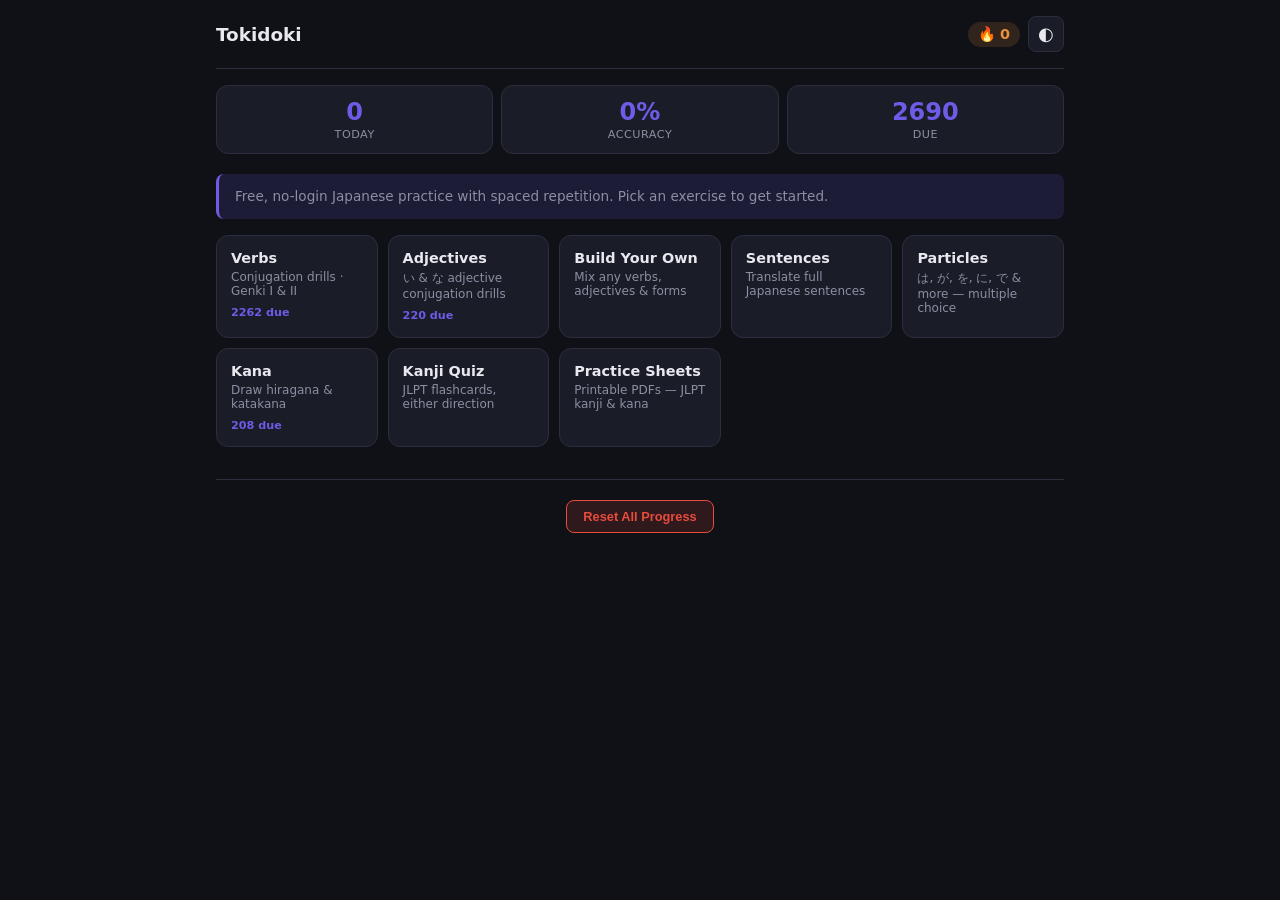
<file: index.html>
<!DOCTYPE html>
<html lang="en">
<head>
  <meta charset="UTF-8">
  <meta name="viewport" id="viewport-meta" content="width=device-width, initial-scale=1.0">
  <title>Tokidoki – Japanese Conjugation Practice</title>
  <meta name="description" content="Free Japanese practice: verb &amp; adjective conjugation drills, custom sessions, sentence translation, and hiragana/katakana drawing. Genki I &amp; II. No login required.">
  <meta property="og:title" content="Tokidoki – Japanese Conjugation Practice">
  <meta property="og:description" content="Free Japanese practice: verb &amp; adjective conjugation drills, custom sessions, sentence translation, and hiragana/katakana drawing. Genki I &amp; II. No login required.">
  <meta property="og:type" content="website">
  <meta property="og:url" content="https://tokidoki.meertens.dev/">
  <meta name="twitter:card" content="summary">
  <meta name="twitter:title" content="Tokidoki – Japanese Conjugation Practice">
  <meta name="twitter:description" content="Free SRS drills for Genki verb & adjective conjugation, sentence translation, and hiragana/katakana drawing practice.">
  <link rel="canonical" href="https://tokidoki.meertens.dev/">
  <link rel="stylesheet" href="style.css">
  <!-- Google tag (gtag.js) -->
  <script async src="https://www.googletagmanager.com/gtag/js?id=G-XXWYNZC7YH"></script>
  <script>
    window.dataLayer = window.dataLayer || [];
    function gtag(){dataLayer.push(arguments);}
    gtag('js', new Date());
    gtag('config', 'G-XXWYNZC7YH');
  </script>
</head>
<body data-mode="hub">
  <div id="app">

    <!-- Header -->
    <!-- Header (rendered by renderSharedChrome() in app.js) -->
    <div id="header-mount"></div>

    <!-- Screen: Hub -->
    <main id="screen-chapters" class="screen active">
      <div class="stats-bar">
        <div class="stat"><span class="stat-num" id="today-reviewed">0</span><span class="stat-label">Today</span></div>
        <div class="stat"><span class="stat-num" id="today-accuracy">0%</span><span class="stat-label">Accuracy</span></div>
        <div class="stat"><span class="stat-num" id="cards-due">0</span><span class="stat-label">Due</span></div>
      </div>
      <p class="tab-intro">Free, no-login Japanese practice with spaced repetition. Pick an exercise to get started.</p>
      <div class="chapter-grid">
        <a class="chapter-card" href="verbs.html">
          <div class="chapter-card-title">Verbs</div>
          <div class="chapter-card-sub">Conjugation drills · Genki I &amp; II</div>
          <div class="chapter-card-due" id="hub-due-verbs"></div>
        </a>
        <a class="chapter-card" href="adjectives.html">
          <div class="chapter-card-title">Adjectives</div>
          <div class="chapter-card-sub">い &amp; な adjective conjugation drills</div>
          <div class="chapter-card-due" id="hub-due-adjectives"></div>
        </a>
        <a class="chapter-card" href="custom.html">
          <div class="chapter-card-title">Build Your Own</div>
          <div class="chapter-card-sub">Mix any verbs, adjectives &amp; forms</div>
        </a>
        <a class="chapter-card" href="sentences.html">
          <div class="chapter-card-title">Sentences</div>
          <div class="chapter-card-sub">Translate full Japanese sentences</div>
        </a>
        <a class="chapter-card" href="particles-quiz.html">
          <div class="chapter-card-title">Particles</div>
          <div class="chapter-card-sub">は, が, を, に, で &amp; more — multiple choice</div>
        </a>
        <a class="chapter-card" href="kana.html">
          <div class="chapter-card-title">Kana</div>
          <div class="chapter-card-sub">Draw hiragana &amp; katakana</div>
          <div class="chapter-card-due" id="hub-due-kana"></div>
        </a>
        <a class="chapter-card" href="kanji-quiz.html">
          <div class="chapter-card-title">Kanji Quiz</div>
          <div class="chapter-card-sub">JLPT flashcards, either direction</div>
        </a>
        <a class="chapter-card" href="kanji.html">
          <div class="chapter-card-title">Practice Sheets</div>
          <div class="chapter-card-sub">Printable PDFs — JLPT kanji &amp; kana</div>
        </a>
      </div>
      <div class="reset-section">
        <button id="btn-reset" class="btn-danger">Reset All Progress</button>
      </div>
    </main>

  </div>

  <script src="conjugator.js"></script>
  <script src="verbs.js"></script>
  <script src="kana.js"></script>
  <script src="kanji-quiz-data.js"></script>
  <script src="sentences-data.js"></script>
  <script src="particles-data.js"></script>
  <script src="app.js"></script>

  <!-- Static content for search engines -->
  <section id="seo-content" aria-hidden="true">
    <h2>Japanese Practice — Genki I &amp; II</h2>
    <p>
      Tokidoki is a free, no-login collection of Japanese practice exercises built around
      the <strong>Genki</strong> textbook series. Every exercise is scheduled with
      <strong>spaced repetition (SRS)</strong> so you review what you need most, not what
      you already know.
    </p>

    <h3><a href="verbs.html">Verb conjugation drills</a></h3>
    <p>
      Work through chapters 3–23 of Genki I and II, covering masu-form, て-form, ta-form,
      nai-form, tai-form, potential, volitional, passive, causative, ba-conditional,
      causative-passive, and more — for both godan (u-verb) and ichidan (ru-verb) patterns,
      plus the irregular verbs する and くる.
    </p>

    <h3><a href="adjectives.html">Adjective conjugation drills</a></h3>
    <p>
      Practise い-adjective and な-adjective conjugations including present, negative, past,
      past-negative, te-form, and adverb forms, chapter by chapter.
    </p>

    <h3><a href="custom.html">Build Your Own session</a></h3>
    <p>
      Mix and match any combination of verbs, adjectives, and conjugation forms into a
      custom practice session. Useful for targeting weak spots or reviewing before a test.
    </p>

    <h3><a href="sentences.html">Sentence translation practice</a></h3>
    <p>
      Translate full Japanese sentences taken from Genki chapters 3–12. Toggle between
      Japanese-to-English and English-to-Japanese modes, with optional furigana readings
      above kanji.
    </p>

    <h3><a href="particles-quiz.html">Japanese particle quiz</a></h3>
    <p>
      Multiple-choice drills for は, が, を, に, で, へ, と, も, の, and や. Each question
      shows a sentence with one particle missing plus its English translation; pick the
      particle that fits out of four choices and get graded instantly. Choose which
      particles to include so you can target mix-ups like に vs で vs へ, scheduled with
      spaced repetition so you review the ones you keep missing.
    </p>

    <h3><a href="kana.html">Hiragana &amp; katakana drawing practice</a></h3>
    <p>
      Learn the kana with a hands-on drawing drill: see a romaji prompt, draw the matching
      hiragana or katakana character by hand, then reveal the answer to check yourself.
      Covers the full gojuon, dakuten/handakuten, and yōon combinations for both scripts.
    </p>

    <h3><a href="kanji-quiz.html">JLPT kanji quiz &amp; flashcards</a></h3>
    <p>
      Self-graded kanji flashcards covering JLPT N5 through N1. Test either direction — see
      the meaning and recall the kanji, or see the kanji and recall its meaning — scheduled
      with spaced repetition so you review what you find hardest.
    </p>

    <h3><a href="kanji.html">Printable kanji &amp; kana practice sheets</a></h3>
    <p>
      Free printable PDF worksheets for testing recall by hand: JLPT kanji sheets (N5&ndash;N1)
      in both directions — write the kanji from its meaning, or write the meaning from the
      kanji — plus hiragana and katakana writing sheets. Answer keys included for every sheet.
    </p>
  </section>
</body>
</html>
</file>
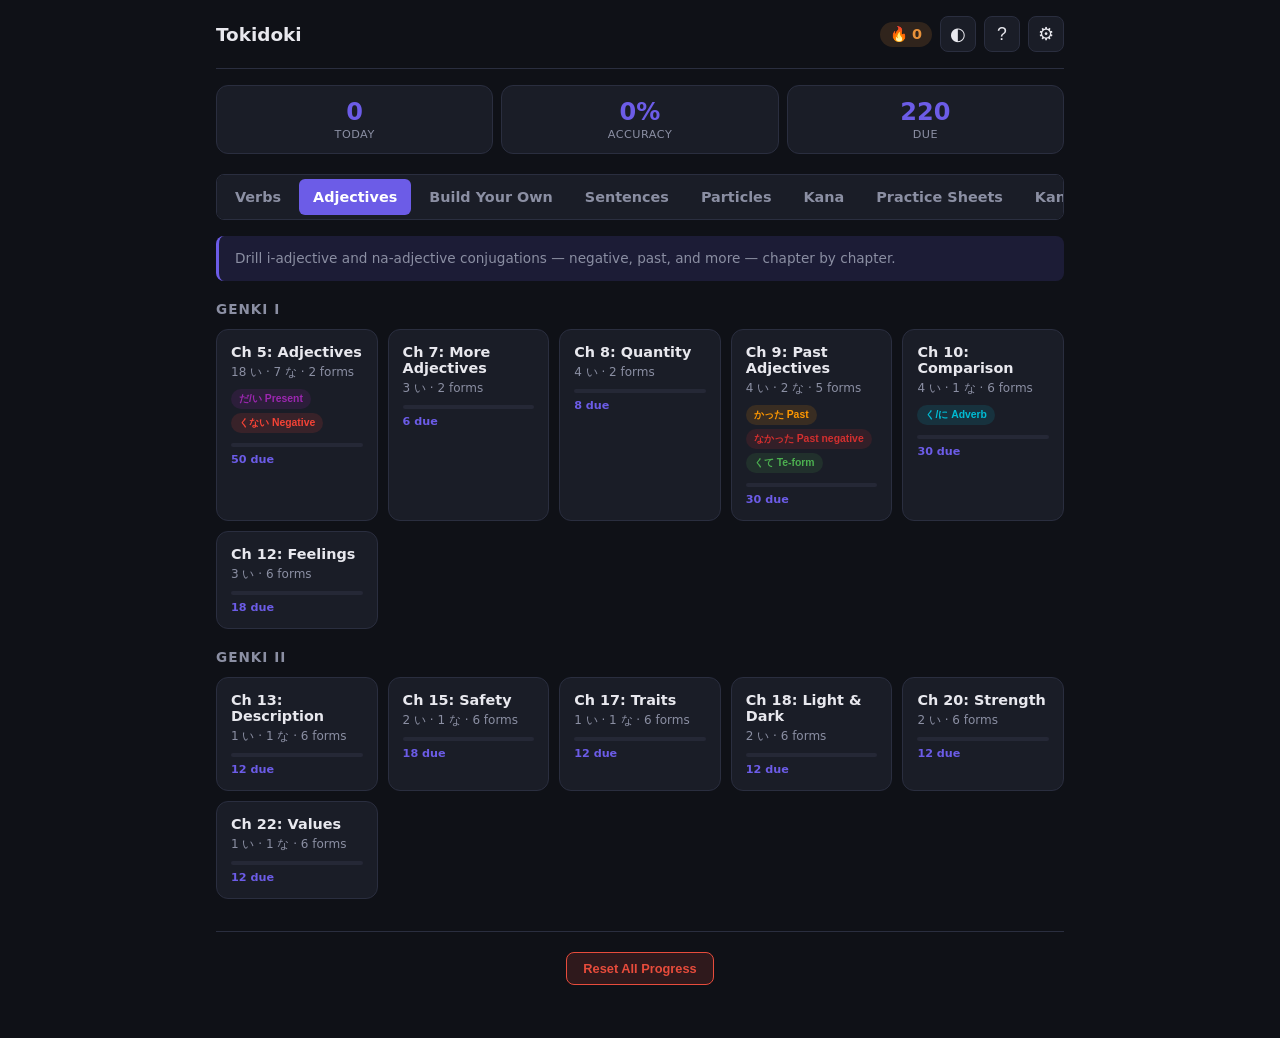
<file: adjectives.html>
<!DOCTYPE html>
<html lang="en">
<head>
  <meta charset="UTF-8">
  <meta name="viewport" id="viewport-meta" content="width=device-width, initial-scale=1.0">
  <title>Adjective Conjugation Practice — Genki I &amp; II | Tokidoki</title>
  <meta name="description" content="Practice Japanese i-adjective and na-adjective conjugation — present, negative, past, te-form, and more — chapter by chapter from Genki I &amp; II. Free, no login.">
  <meta property="og:title" content="Adjective Conjugation Practice — Genki I &amp; II | Tokidoki">
  <meta property="og:description" content="Drill Japanese i-adjective and na-adjective conjugations chapter by chapter using spaced repetition. Free and no login required.">
  <meta property="og:type" content="website">
  <meta property="og:url" content="https://tokidoki.meertens.dev/adjectives.html">
  <meta name="twitter:card" content="summary">
  <meta name="twitter:title" content="Adjective Conjugation Practice — Genki I &amp; II | Tokidoki">
  <meta name="twitter:description" content="Free SRS flashcard drills for Genki i-adjective and na-adjective conjugations.">
  <link rel="canonical" href="https://tokidoki.meertens.dev/adjectives.html">
  <link rel="stylesheet" href="style.css">
  <!-- Google tag (gtag.js) -->
  <script async src="https://www.googletagmanager.com/gtag/js?id=G-XXWYNZC7YH"></script>
  <script>
    window.dataLayer = window.dataLayer || [];
    function gtag(){dataLayer.push(arguments);}
    gtag('js', new Date());
    gtag('config', 'G-XXWYNZC7YH');
  </script>
</head>
<body data-mode="adjectives">
  <div id="app">

    <!-- Header -->
    <!-- Header (rendered by renderSharedChrome() in app.js) -->
    <div id="header-mount" data-ref data-settings></div>

    <!-- Screen: Chapter Select -->
    <main id="screen-chapters" class="screen active">
      <div class="stats-bar">
        <div class="stat"><span class="stat-num" id="today-reviewed">0</span><span class="stat-label">Today</span></div>
        <div class="stat"><span class="stat-num" id="today-accuracy">0%</span><span class="stat-label">Accuracy</span></div>
        <div class="stat"><span class="stat-num" id="cards-due">0</span><span class="stat-label">Due</span></div>
      </div>
      <nav class="mode-tabs">
        <a class="mode-tab" href="verbs.html">Verbs</a>
        <a class="mode-tab active" href="adjectives.html">Adjectives</a>
        <a class="mode-tab" href="custom.html">Build Your Own</a>
        <a class="mode-tab" href="sentences.html">Sentences</a>
        <a class="mode-tab" href="particles-quiz.html">Particles</a>
        <a class="mode-tab" href="kana.html">Kana</a>
        <a class="mode-tab" href="kanji.html">Practice Sheets</a>
        <a class="mode-tab" href="kanji-quiz.html">Kanji Quiz</a>
      </nav>
      <div id="adj-chapters">
        <p class="tab-intro">Drill i-adjective and na-adjective conjugations — negative, past, and more — chapter by chapter.</p>
        <h2 class="section-title">Genki I</h2>
        <div class="chapter-grid" id="adj-chapters-genki1"></div>
        <h2 class="section-title">Genki II</h2>
        <div class="chapter-grid" id="adj-chapters-genki2"></div>
      </div>
      <div class="reset-section">
        <button id="btn-reset" class="btn-danger">Reset All Progress</button>
      </div>
    </main>

    <!-- Screen: Study Session -->
    <main id="screen-study" class="screen">
      <div class="study-toolbar">
        <div class="study-progress">
          <div class="study-progress-bar"><div id="study-bar-fill" class="study-bar-fill"></div></div>
          <span id="study-progress-text" class="study-progress-text">0 / 0</span>
        </div>
        <button id="btn-undo" class="btn-undo hidden" aria-label="Undo last card" title="Undo (Z)">↩ Undo</button>
      </div>
      <div id="save-indicator" class="save-indicator">Saved</div>

      <input id="key-capture" class="key-capture" readonly aria-hidden="true" tabindex="-1">
      <div id="card-container" class="card-container">
        <div id="card" class="card">
          <!-- Front -->
          <div class="card-front" id="card-front">
            <div class="form-badge" id="card-form-badge"></div>
            <div class="card-kanji" id="card-kanji"></div>
            <div class="card-reading" id="card-reading"></div>
            <div class="card-meaning" id="card-meaning"></div>
            <div class="card-prompt" id="card-prompt"></div>
            <div class="card-context hidden" id="card-context"></div>
            <div class="card-example-sentence-front hidden" id="card-example-sentence-front"></div>
            <div class="hint-area hidden" id="hint-area"></div>
            <div class="reveal-area" id="reveal-area">
              <div class="reveal-buttons">
                <button id="btn-hint" class="btn-hint">Hint <span class="grade-key">H</span></button>
                <button id="btn-reveal" class="btn-reveal">Show Answer</button>
              </div>
              <span class="reveal-hint">Space = show answer</span>
            </div>
            <div class="typing-area hidden" id="typing-area">
              <div class="answer-area">
                <input type="text" id="answer-input" class="answer-input" placeholder="Type in hiragana..." autocomplete="off" autocorrect="off" autocapitalize="off" spellcheck="false" lang="ja">
                <button id="btn-check" class="btn-primary">Check</button>
              </div>
              <div class="typing-buttons">
                <button id="btn-hint-typing" class="btn-hint">Hint <span class="grade-key">H</span></button>
                <button id="btn-show" class="btn-secondary">Show Answer</button>
              </div>
            </div>
          </div>
          <!-- Back -->
          <div class="card-back hidden" id="card-back">
            <div class="form-badge" id="card-form-badge-back"></div>
            <div class="card-kanji" id="card-kanji-back"></div>
            <div class="card-reading" id="card-reading-back"></div>
            <div class="card-meaning" id="card-meaning-back"></div>
            <div class="card-conjugated" id="card-conjugated"></div>
            <div class="result-area">
              <div id="result-icon" class="result-icon hidden"></div>
              <div id="result-row-user" class="result-row hidden">
                <span class="result-label">Your answer:</span>
                <span id="user-answer" class="user-answer"></span>
              </div>
              <div class="result-row">
                <span class="result-label">Correct:</span>
                <span id="correct-answer" class="correct-answer"></span>
              </div>
              <div class="result-row">
                <span class="result-label">Explanation:</span>
                <span id="card-hint-explanation" class="correct-answer"></span>
              </div>
            </div>
            <div class="card-explanation" id="card-explanation"></div>
            <div class="hint-area-back" id="hint-area-back"></div>
            <div class="card-example-sentence" id="card-example-sentence"></div>
            <div class="grade-buttons">
              <button class="btn-grade btn-again" data-grade="1"><span class="grade-key">1</span> Again</button>
              <button class="btn-grade btn-easy" data-grade="4"><span class="grade-key">2</span> Easy</button>
            </div>
          </div>
        </div>
      </div>

      <div id="session-complete" class="session-complete hidden">
        <div class="complete-icon">🎉</div>
        <h2>Session Complete!</h2>
        <div class="session-stats">
          <div class="stat"><span class="stat-num" id="session-total">0</span><span class="stat-label">Cards</span></div>
          <div class="stat"><span class="stat-num" id="session-correct">0</span><span class="stat-label">Correct</span></div>
          <div class="stat"><span class="stat-num" id="session-accuracy">0%</span><span class="stat-label">Accuracy</span></div>
        </div>
        <button id="btn-back-to-chapters" class="btn-primary">Back to Chapters</button>
      </div>
    </main>

    <!-- Settings Overlay (rendered by renderSharedChrome() in app.js) -->
    <div id="settings-mount"></div>

    <!-- Reference Overlay (rendered by renderSharedChrome() in app.js) -->
    <div id="ref-mount" data-default-tab="adj"></div>

  </div>

  <script src="conjugator.js"></script>
  <script src="verbs.js"></script>
  <script src="kana.js"></script>
  <script src="kanji-quiz-data.js"></script>
  <script src="sentences-data.js"></script>
  <script src="app.js"></script>

  <!-- Static content for search engines -->
  <section id="seo-content" aria-hidden="true">
    <h2>Japanese Adjective Conjugation Practice — Genki I &amp; II</h2>
    <p>
      Practise <strong>i-adjective</strong> and <strong>na-adjective</strong> conjugations
      including present, negative, past, past-negative, te-form, and adverb forms.
      Chapters span the adjective grammar introduced across both Genki volumes.
    </p>
    <p>
      Cards are scheduled with <strong>spaced repetition (SRS)</strong> so you review what
      you need most, not what you already know. Free, no login required.
    </p>
  </section>
</body>
</html>
</file>
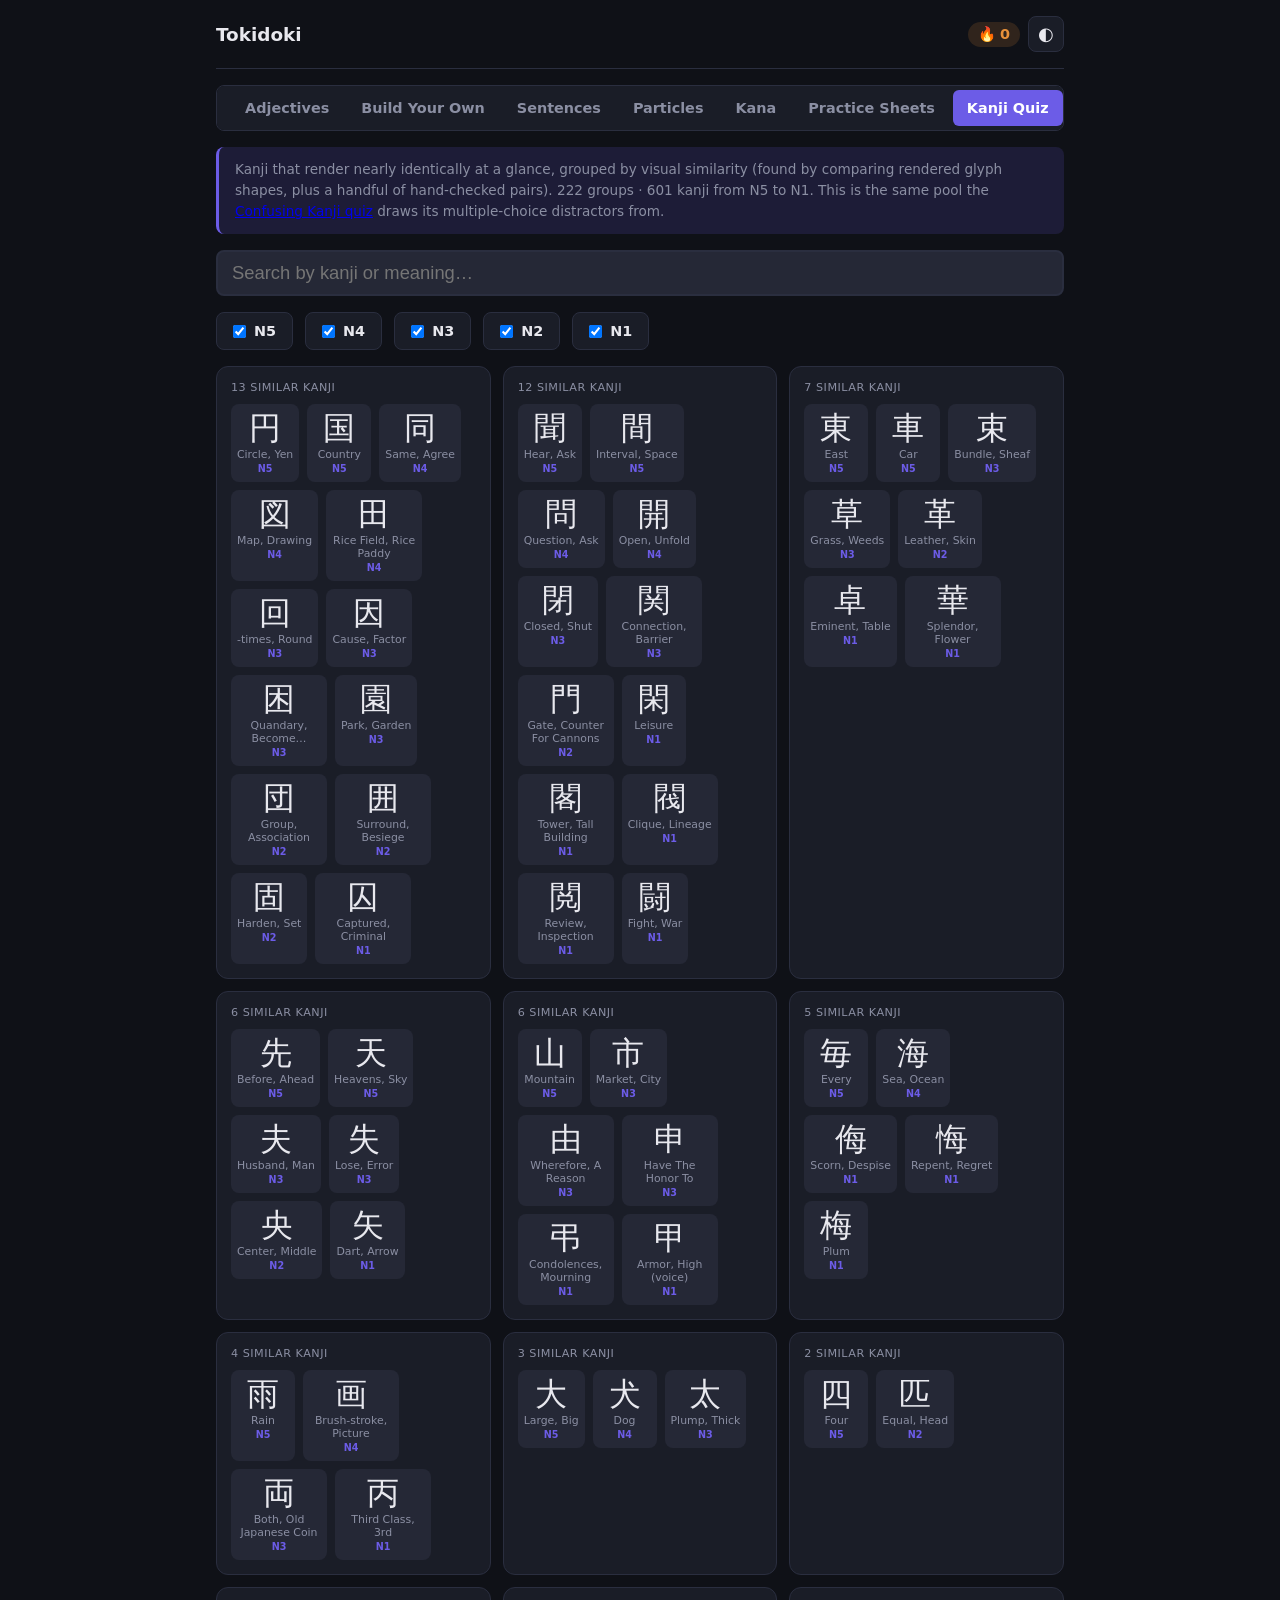
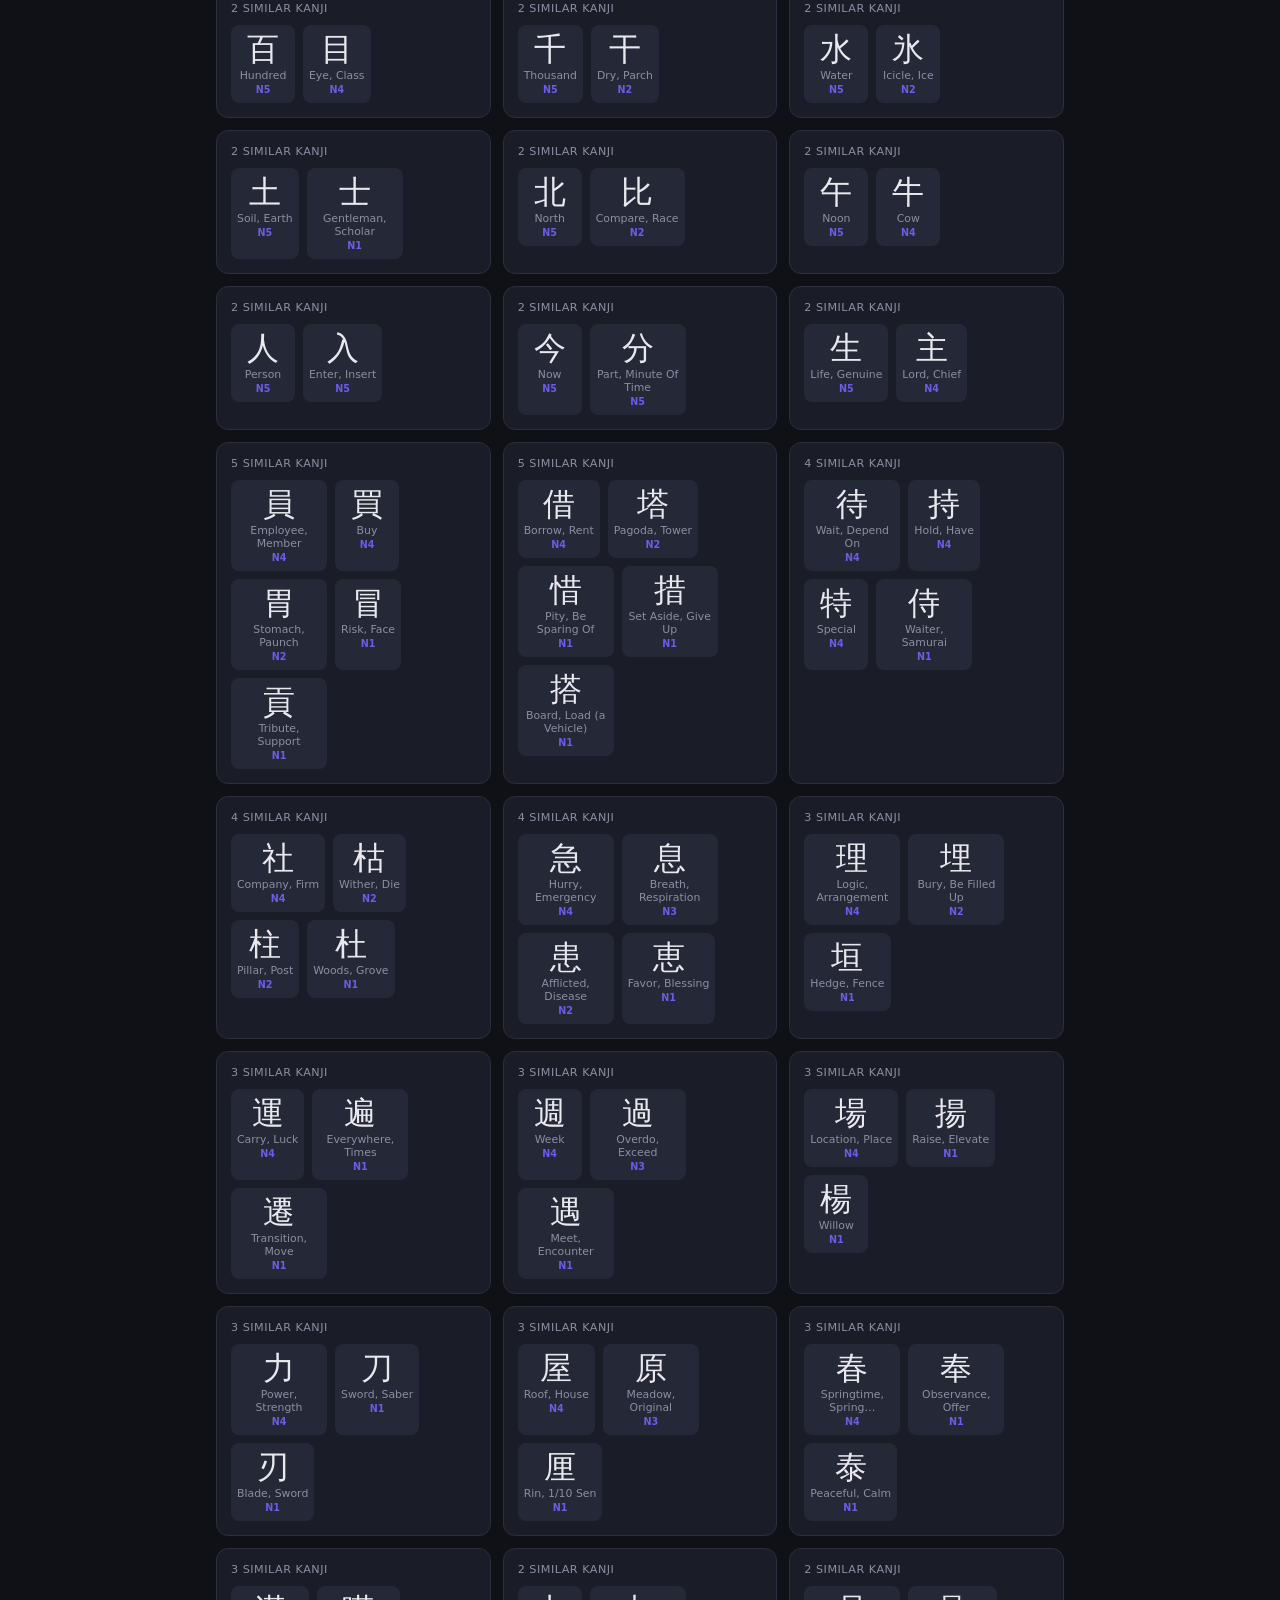
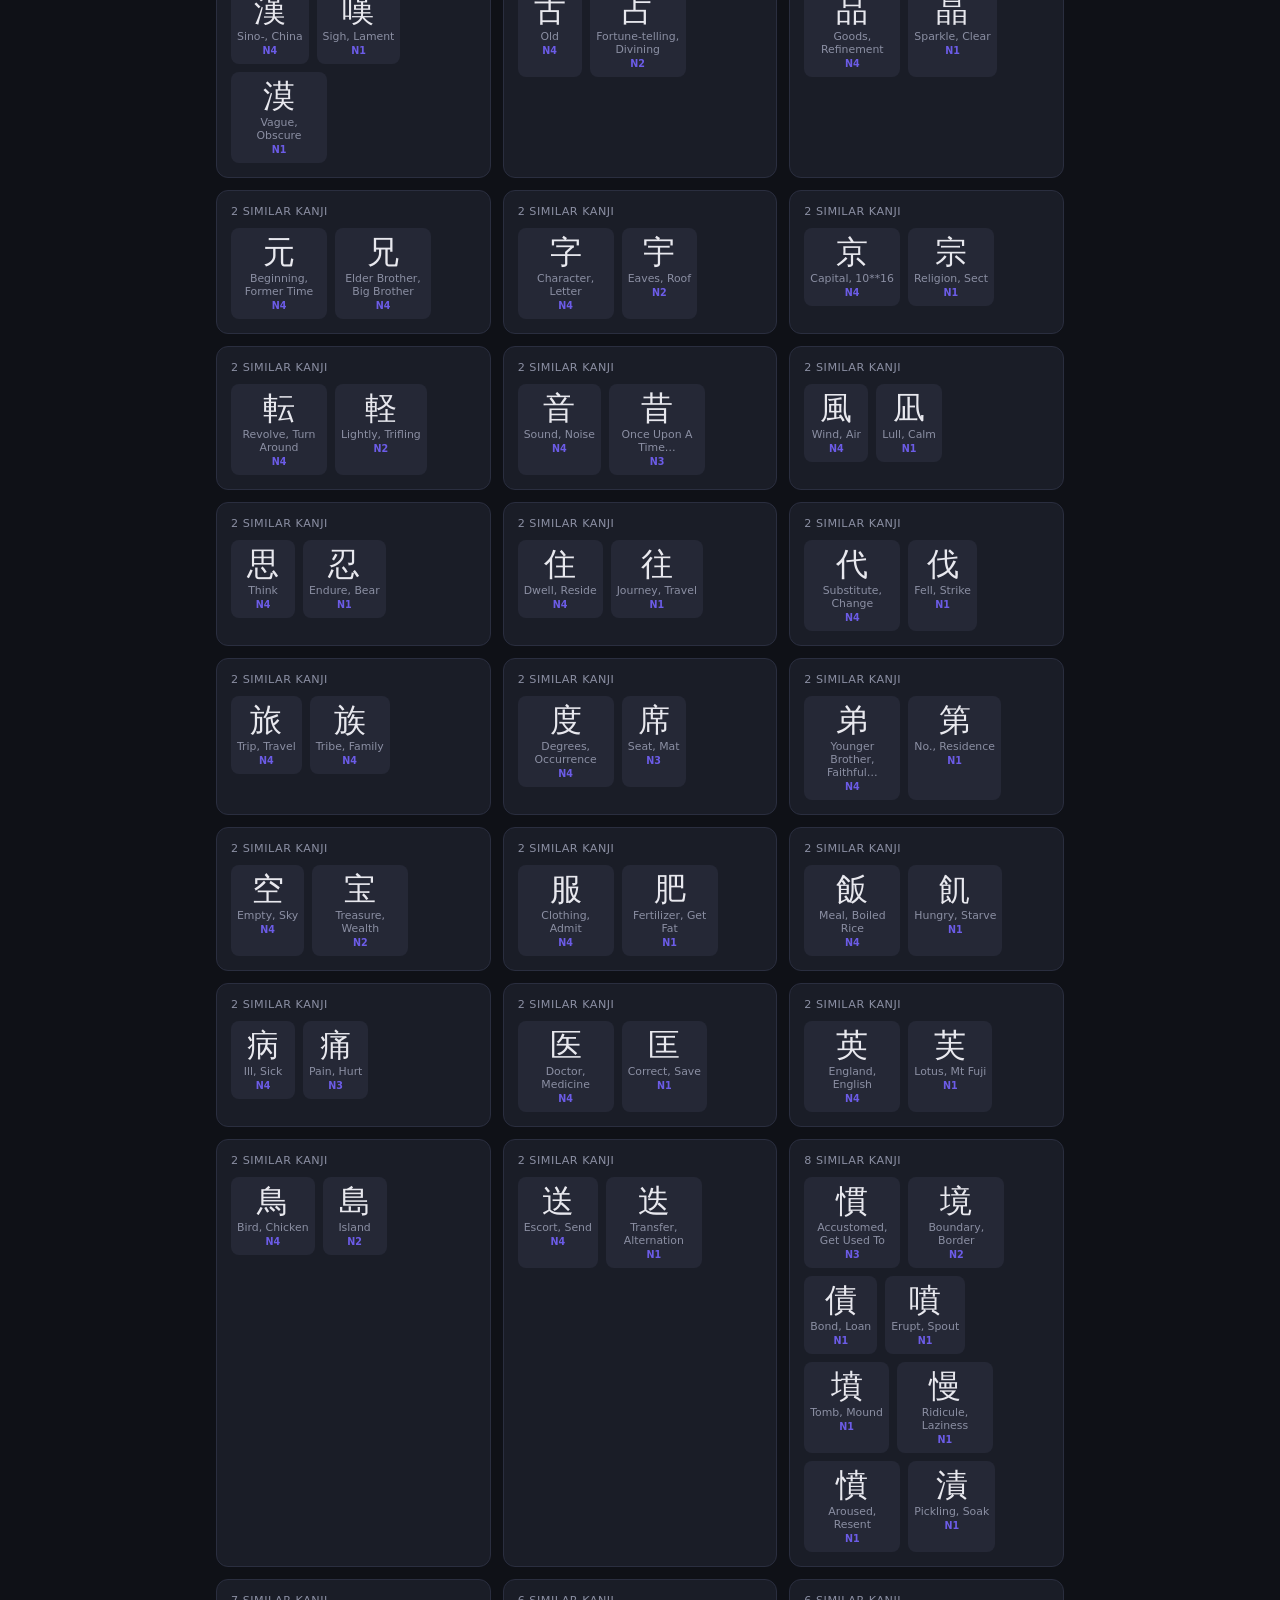
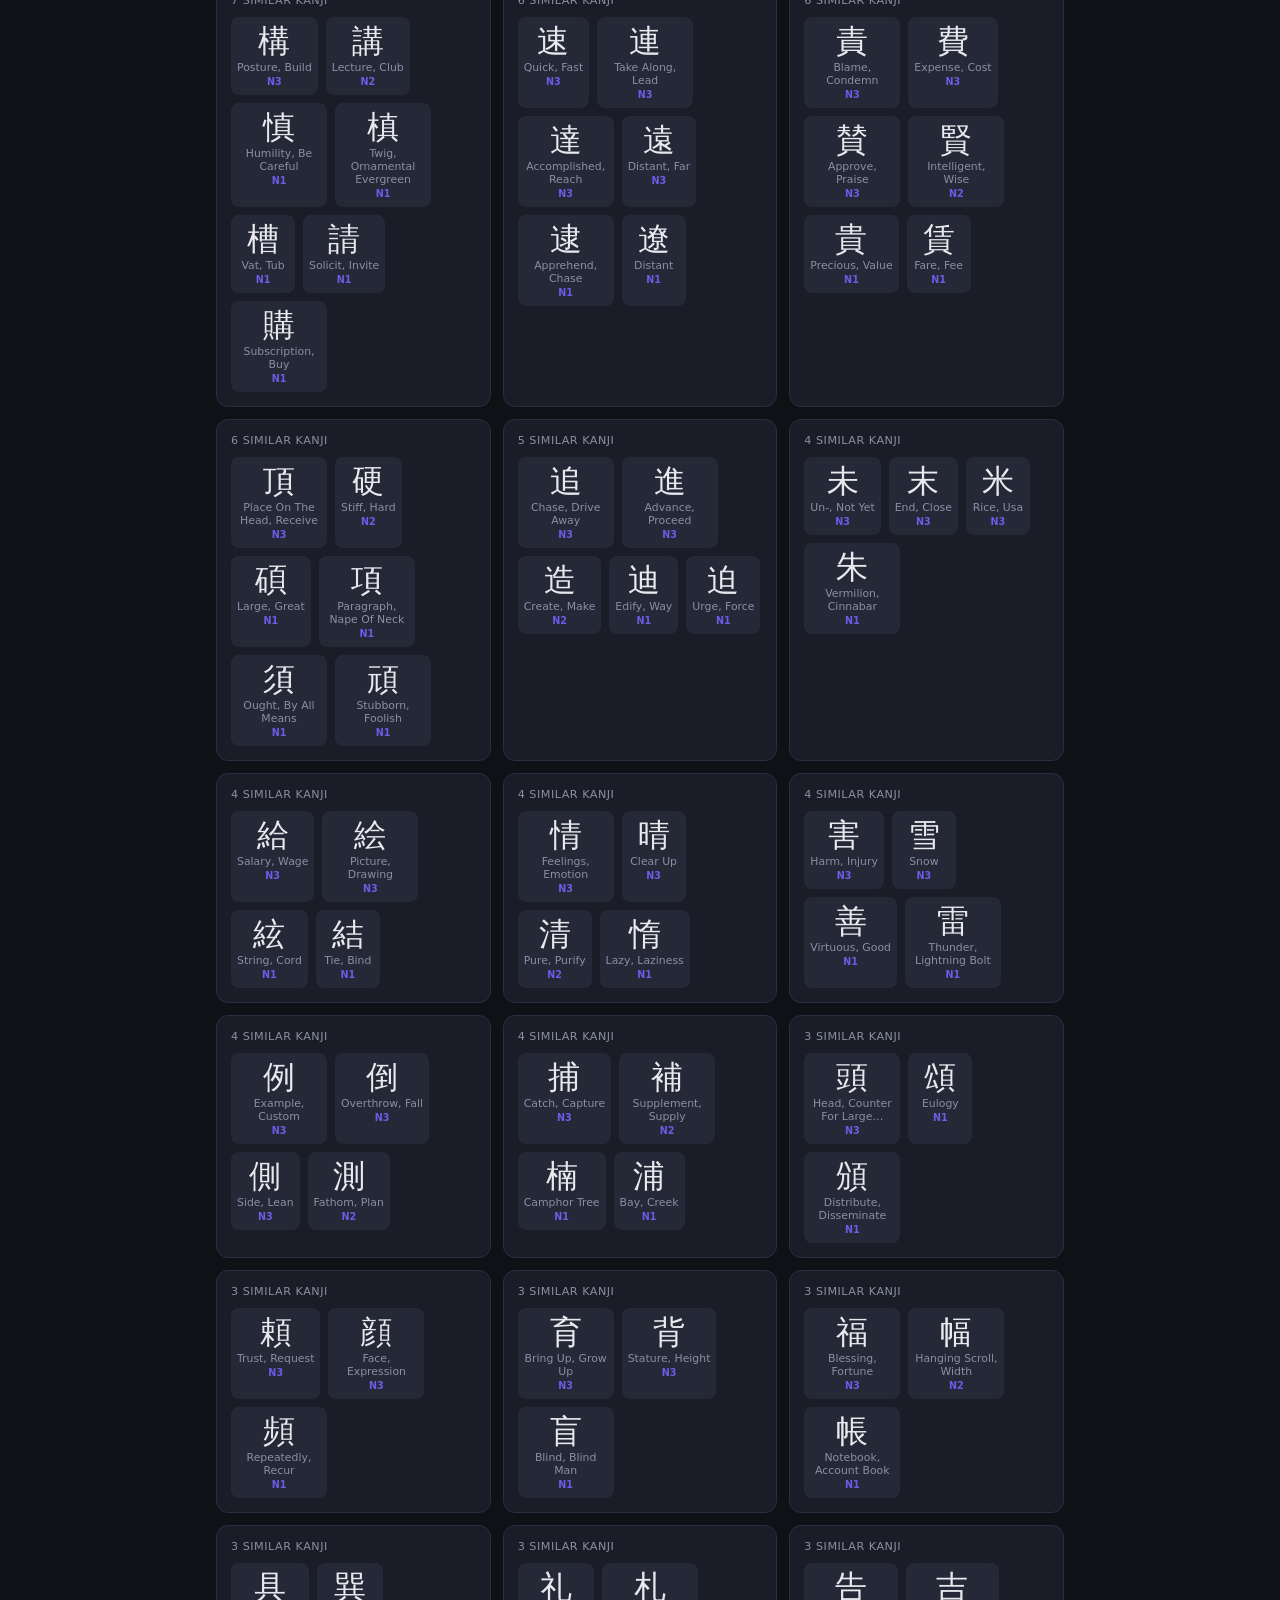
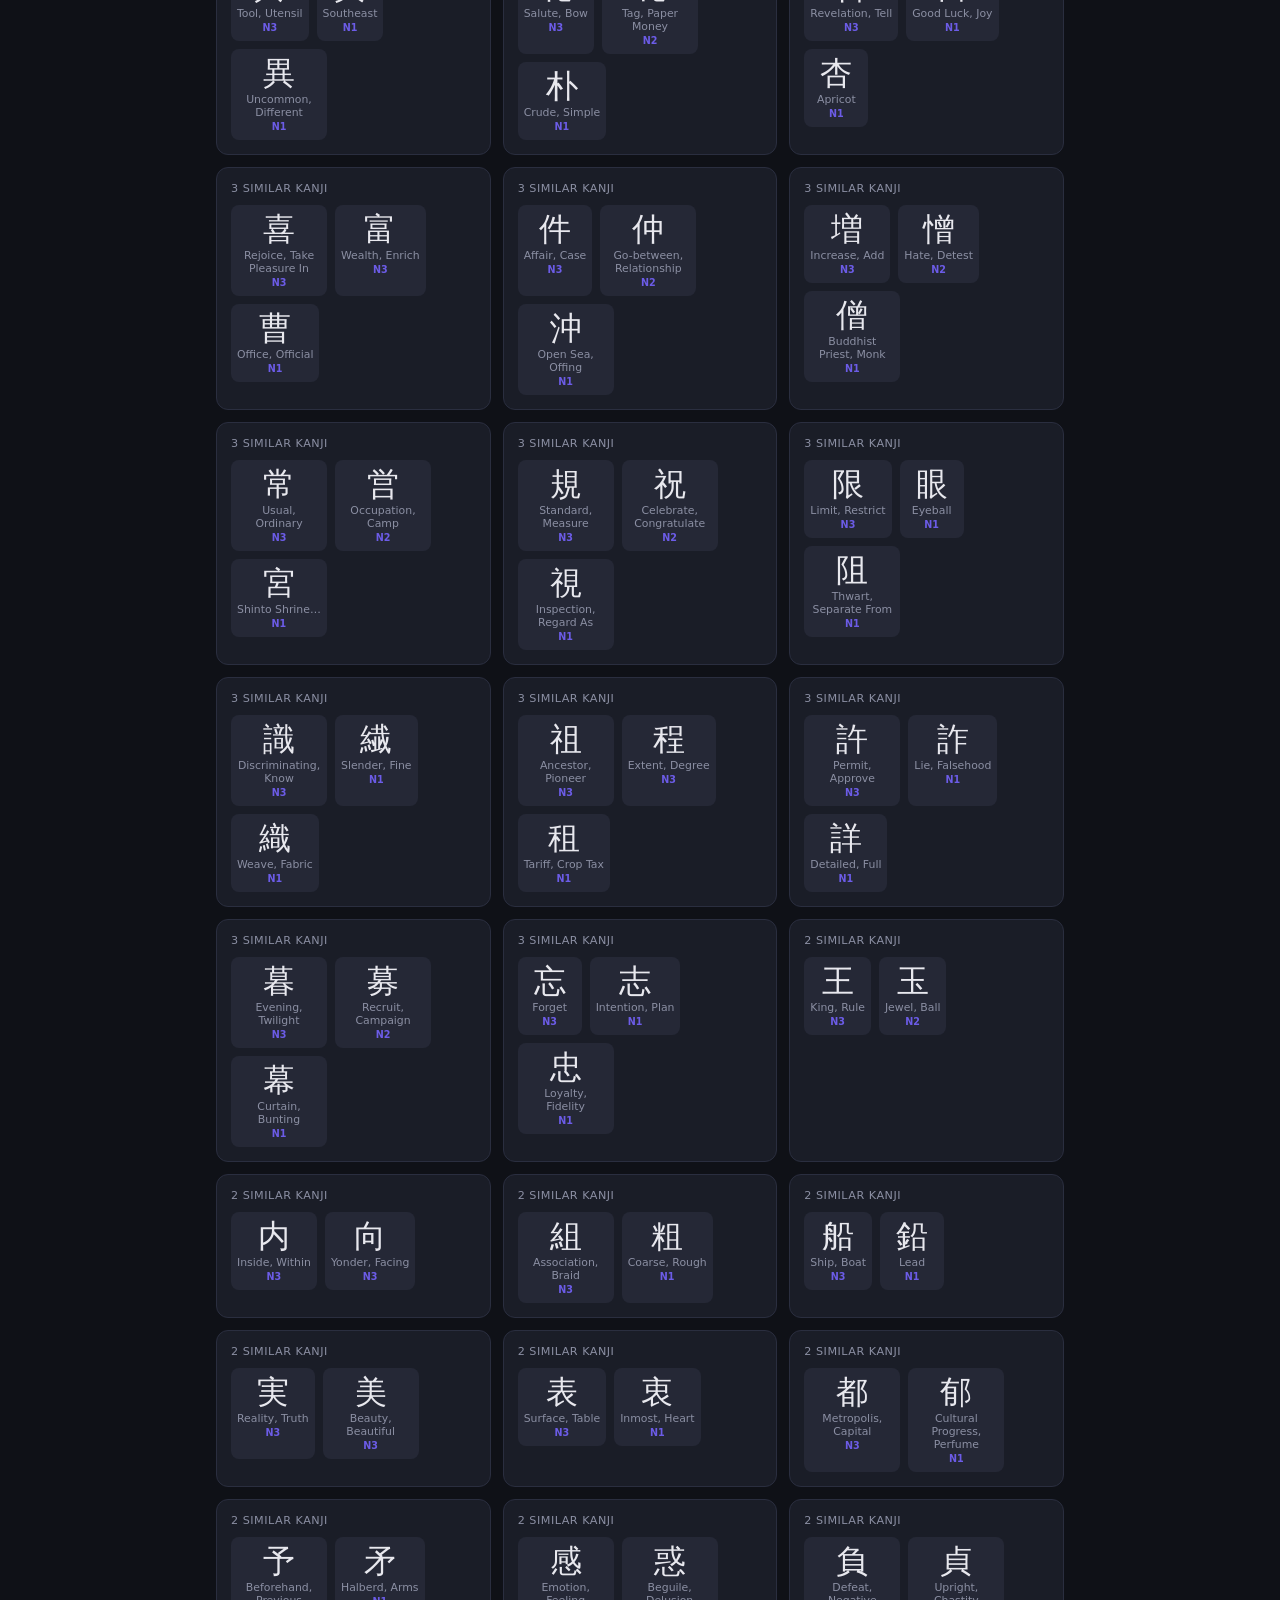
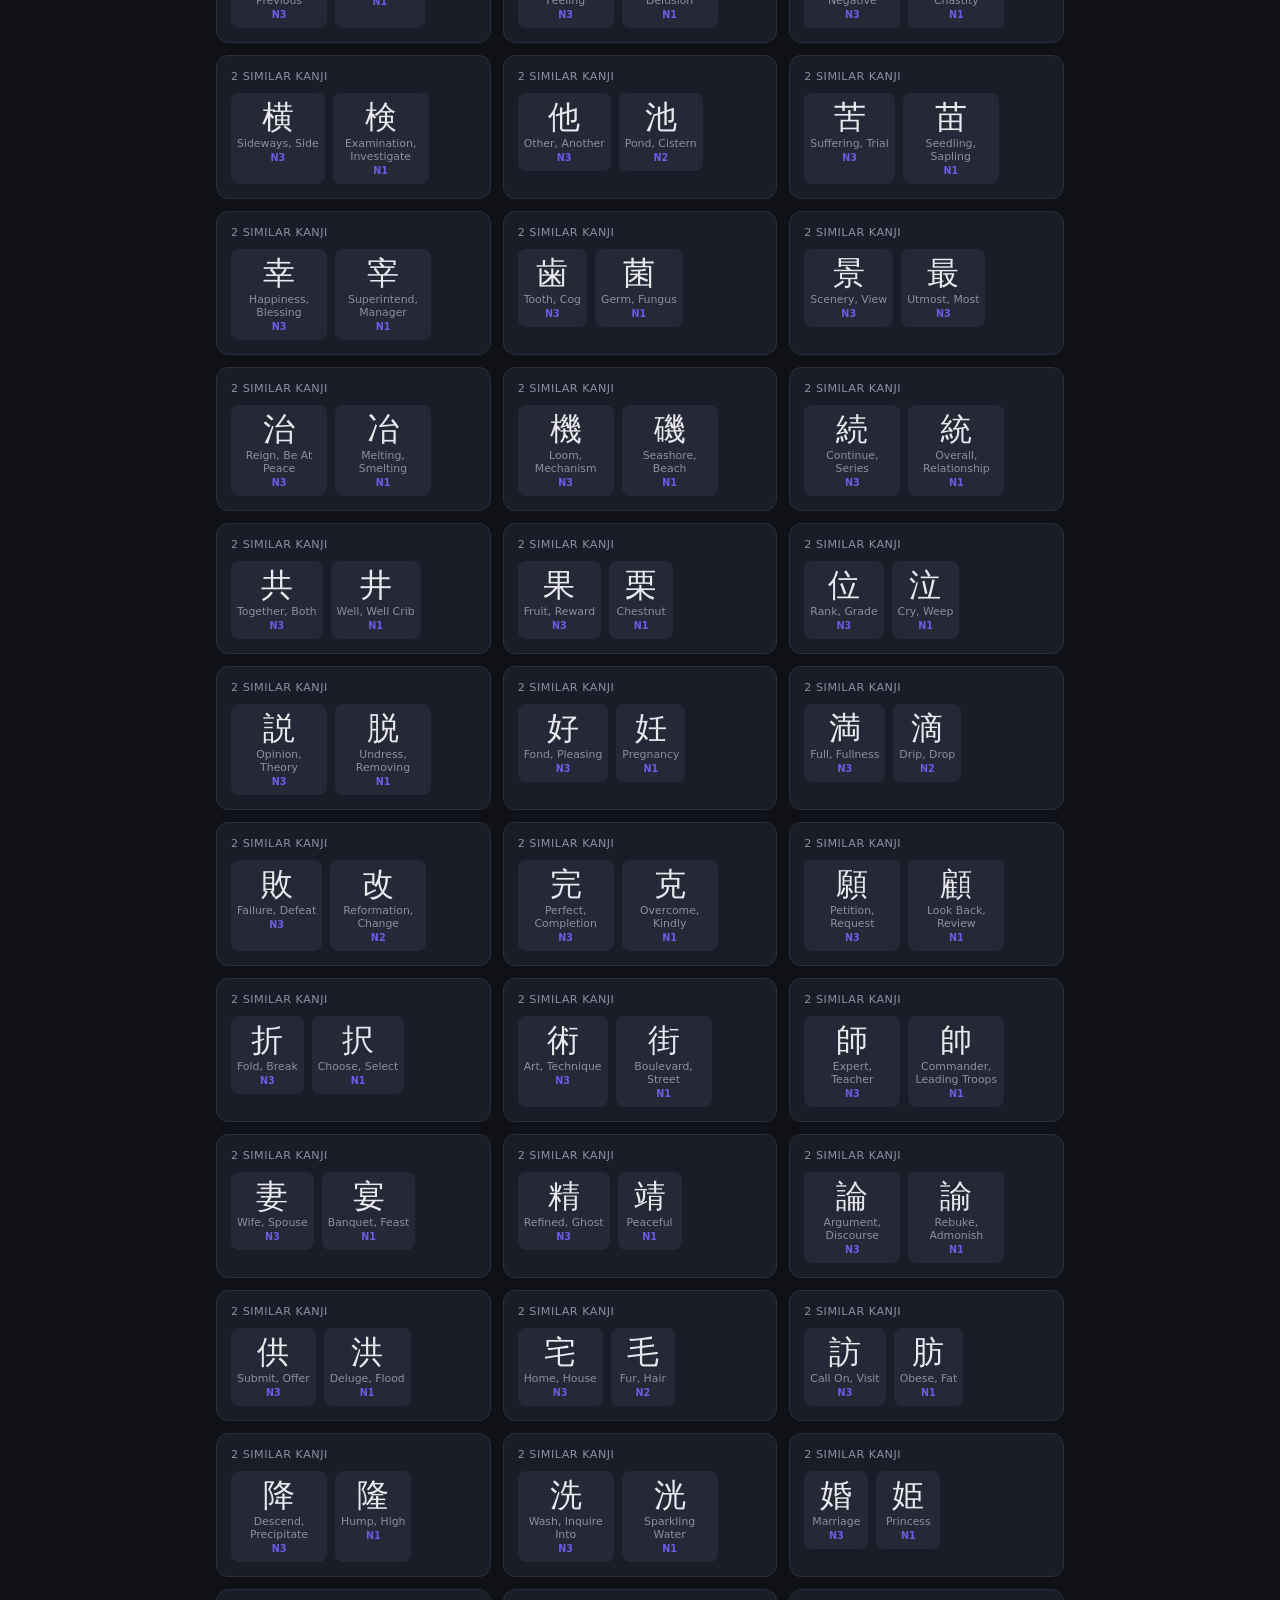
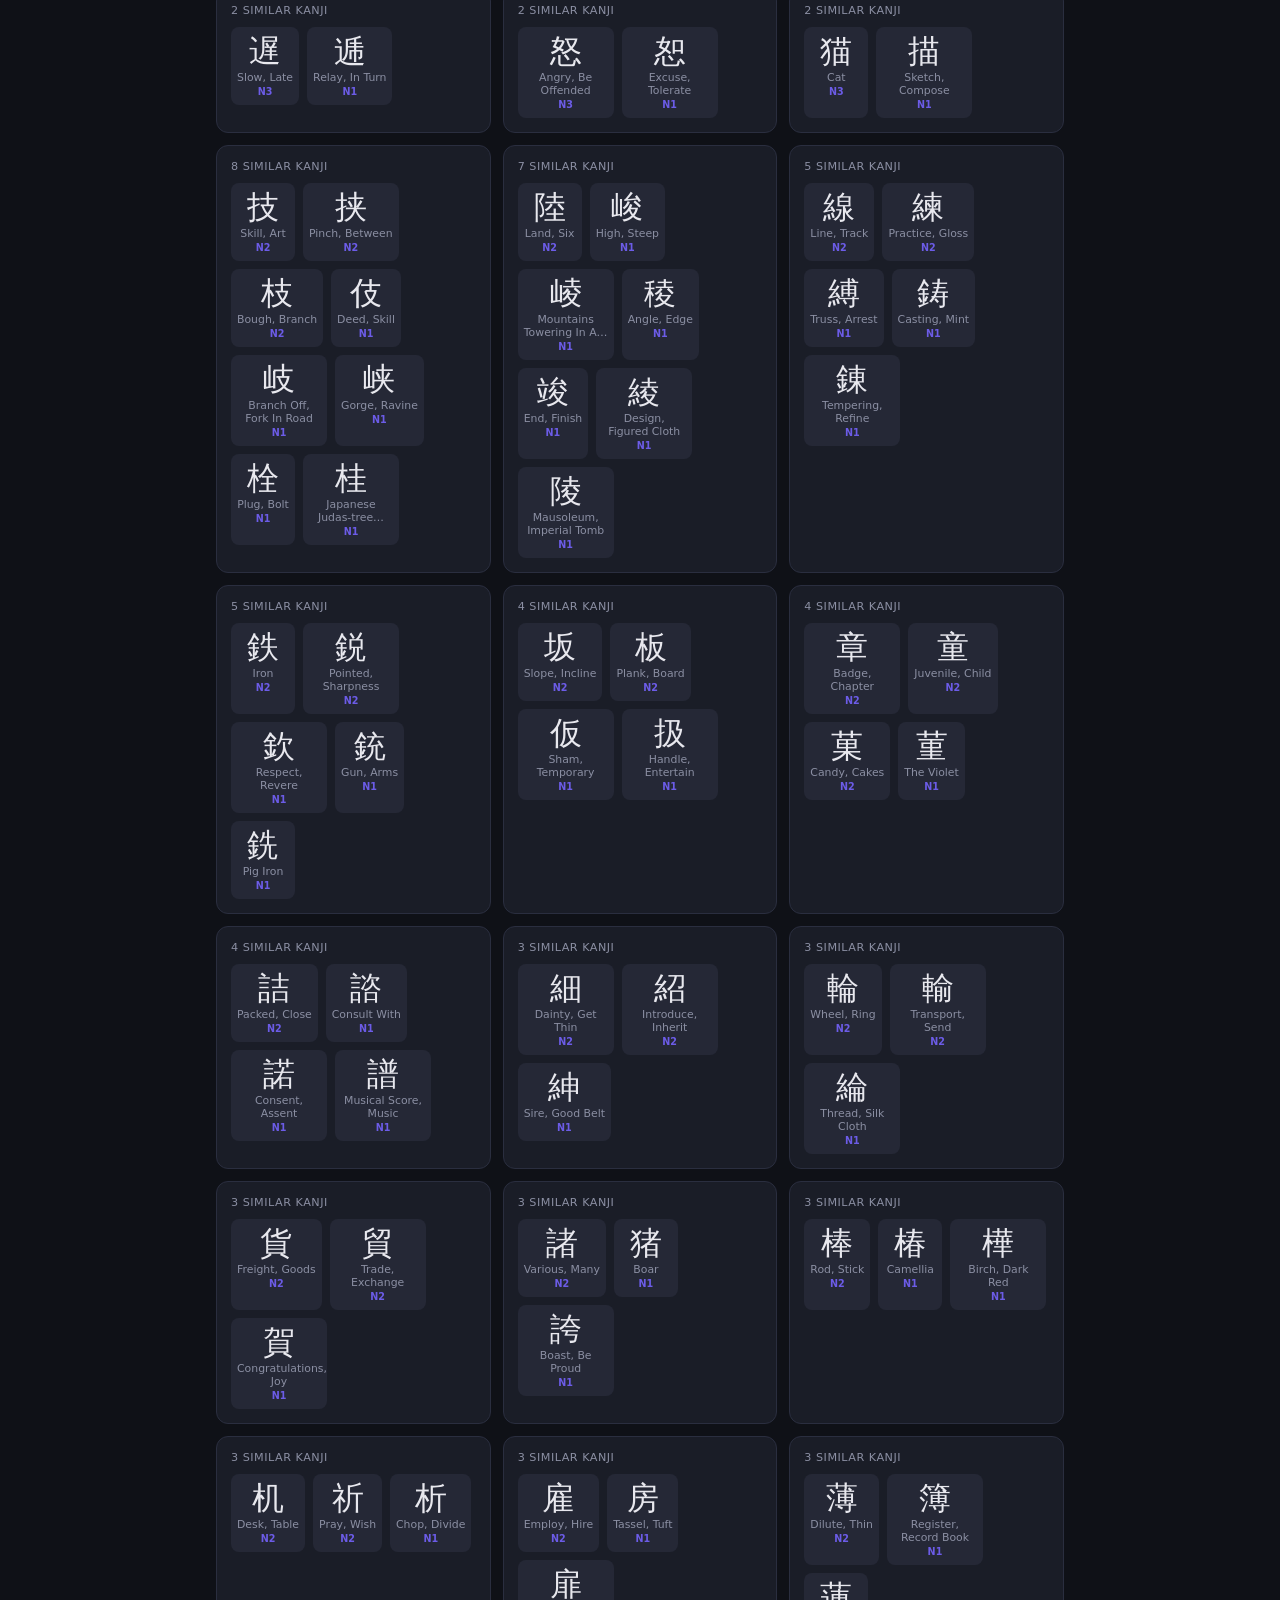
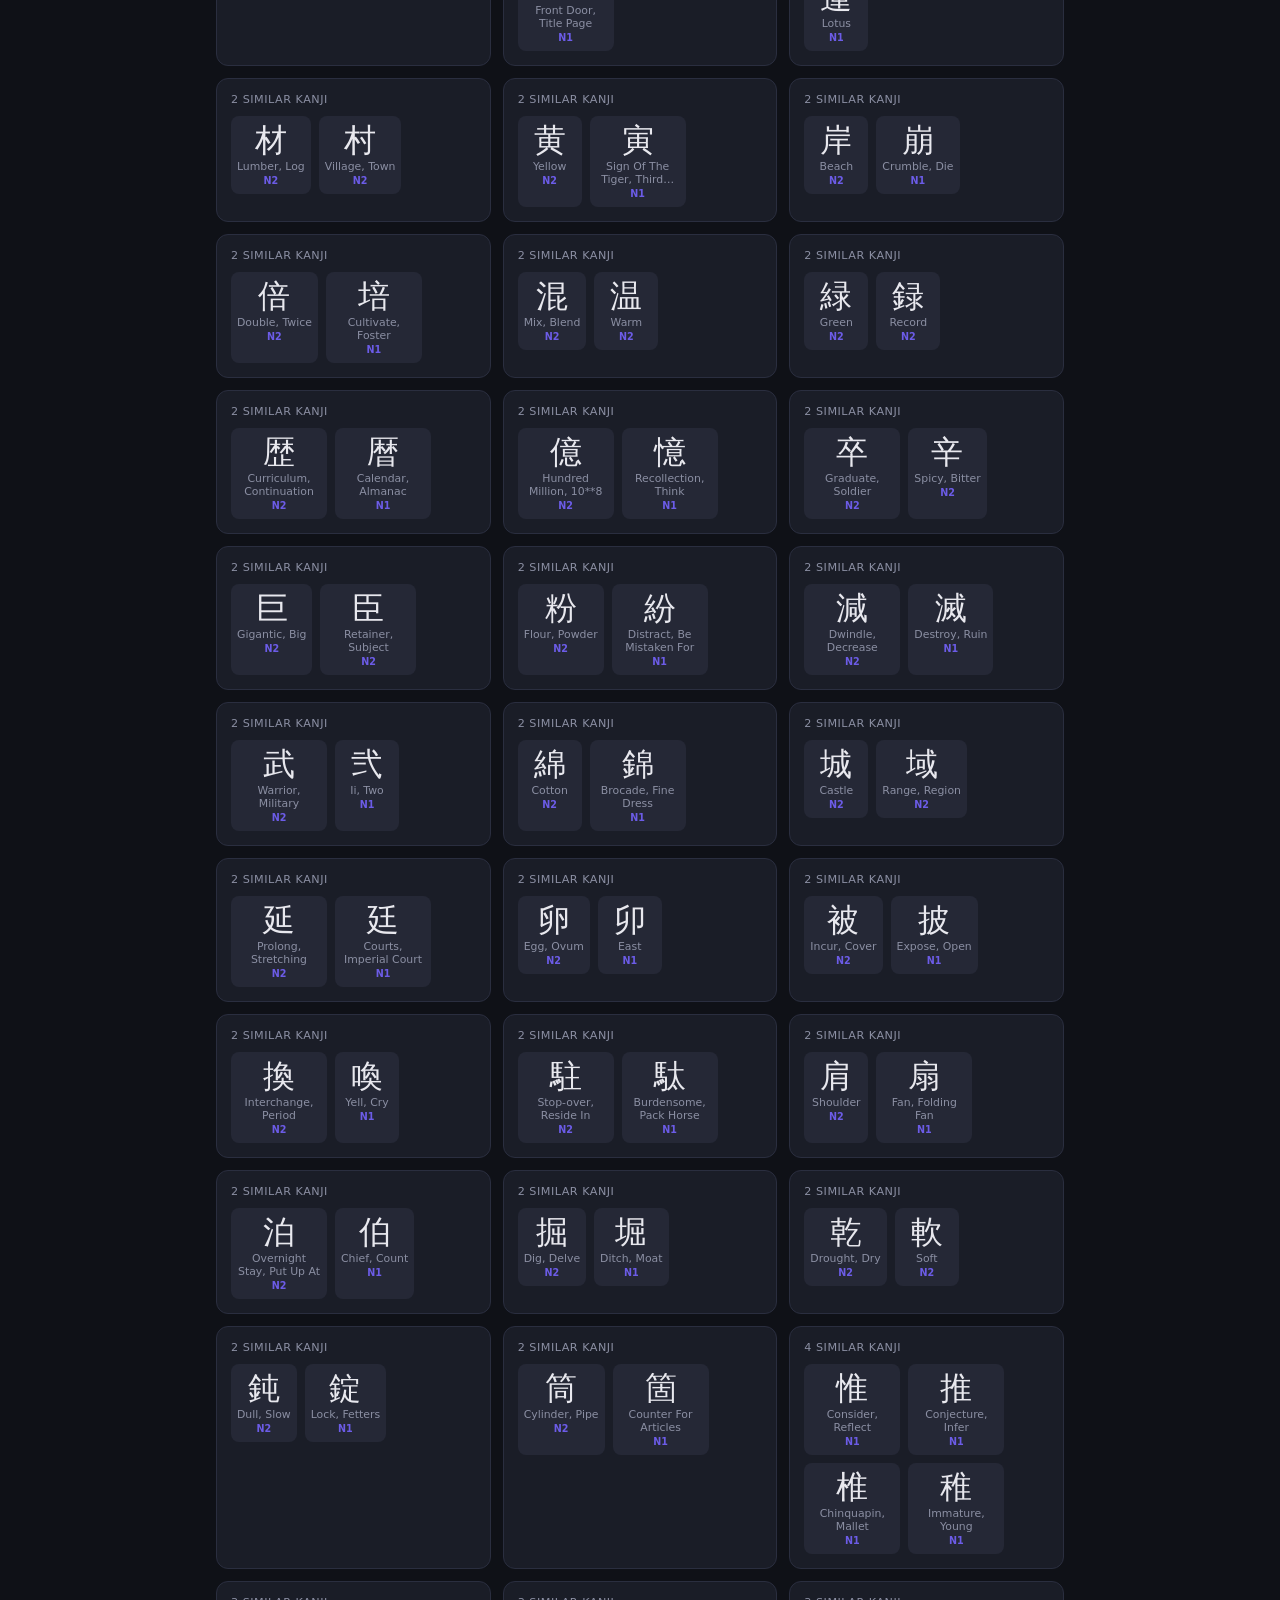
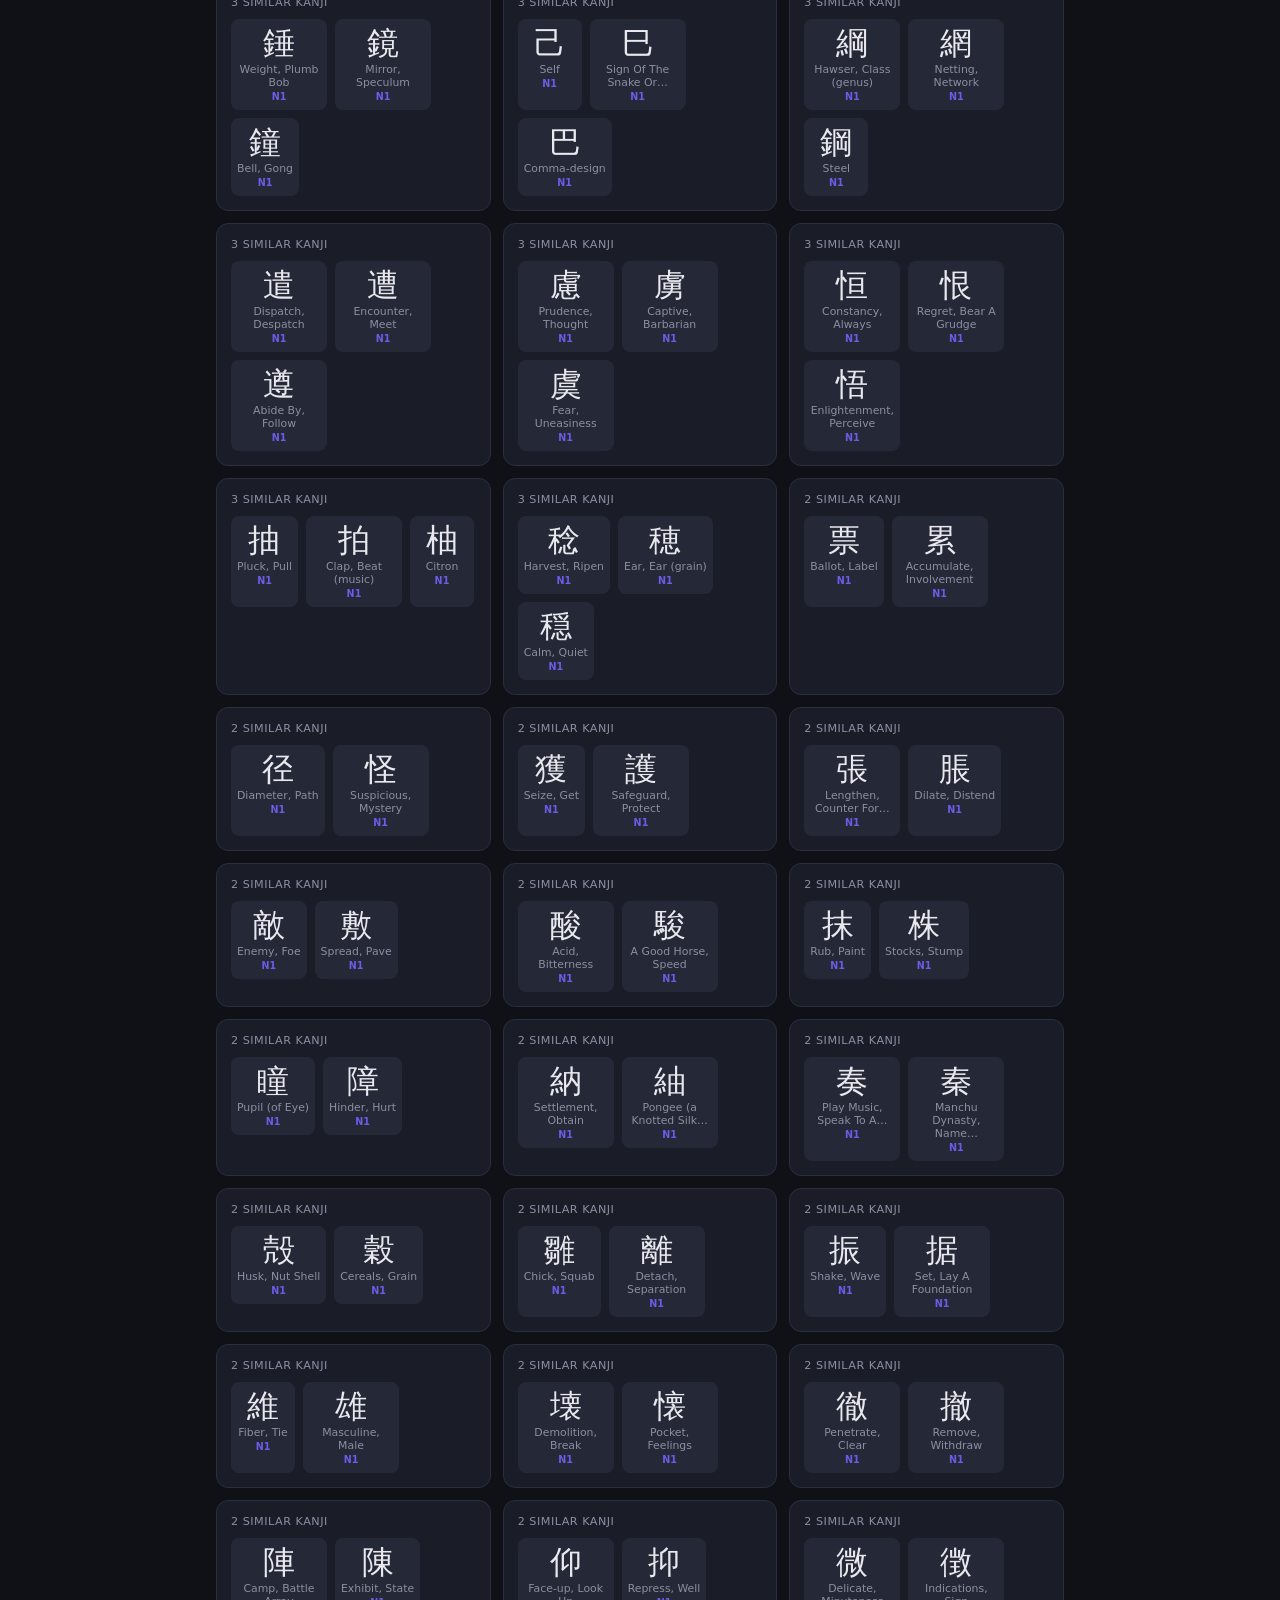
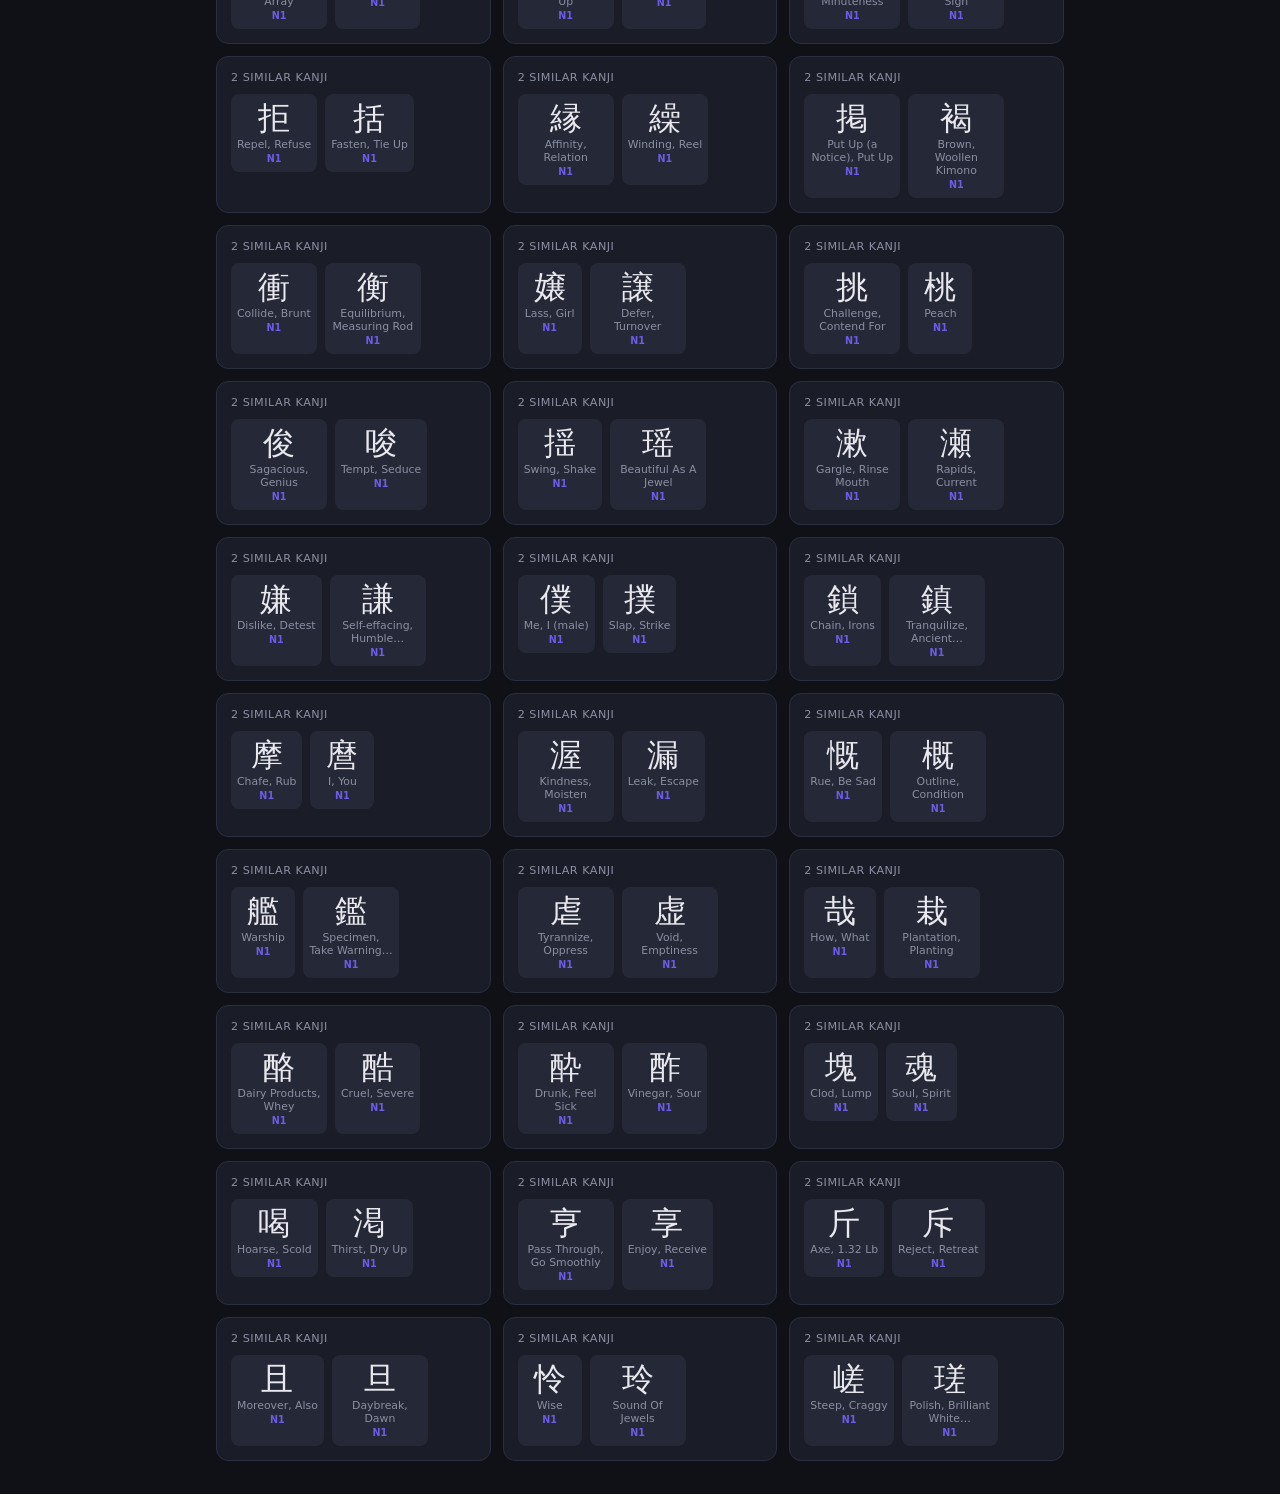
<file: confusable-kanji.html>
<!DOCTYPE html>
<html lang="en">
<head>
  <meta charset="UTF-8">
  <meta name="viewport" id="viewport-meta" content="width=device-width, initial-scale=1.0">
  <title>Confusable Kanji Groups | Tokidoki</title>
  <meta name="description" content="Browse JLPT kanji that look alike, grouped by visual similarity — 222 groups covering 601 kanji from N5 to N1. Search by kanji or meaning, or filter by level.">
  <meta property="og:title" content="Confusable Kanji Groups | Tokidoki">
  <meta property="og:description" content="JLPT kanji that look alike, grouped by visual similarity, from N5 to N1.">
  <meta property="og:type" content="website">
  <meta property="og:url" content="https://tokidoki.meertens.dev/confusable-kanji.html">
  <meta name="twitter:card" content="summary">
  <meta name="twitter:title" content="Confusable Kanji Groups | Tokidoki">
  <meta name="twitter:description" content="JLPT kanji that look alike, grouped by visual similarity, from N5 to N1.">
  <link rel="canonical" href="https://tokidoki.meertens.dev/confusable-kanji.html">
  <link rel="stylesheet" href="style.css">
  <!-- Google tag (gtag.js) -->
  <script async src="https://www.googletagmanager.com/gtag/js?id=G-XXWYNZC7YH"></script>
  <script>
    window.dataLayer = window.dataLayer || [];
    function gtag(){dataLayer.push(arguments);}
    gtag('js', new Date());
    gtag('config', 'G-XXWYNZC7YH');
  </script>
</head>
<body data-mode="confusable-browse">
  <div id="app">

    <!-- Header -->
    <!-- Header (rendered by renderSharedChrome() in app.js) -->
    <div id="header-mount"></div>

    <!-- Screen: Confusable Kanji Browse -->
    <main id="screen-chapters" class="screen active">
      <nav class="mode-tabs">
        <a class="mode-tab" href="verbs.html">Verbs</a>
        <a class="mode-tab" href="adjectives.html">Adjectives</a>
        <a class="mode-tab" href="custom.html">Build Your Own</a>
        <a class="mode-tab" href="sentences.html">Sentences</a>
        <a class="mode-tab" href="particles-quiz.html">Particles</a>
        <a class="mode-tab" href="kana.html">Kana</a>
        <a class="mode-tab" href="kanji.html">Practice Sheets</a>
        <a class="mode-tab active" href="kanji-quiz.html">Kanji Quiz</a>
      </nav>
      <p class="tab-intro">
        Kanji that render nearly identically at a glance, grouped by visual similarity
        (found by comparing rendered glyph shapes, plus a handful of hand-checked pairs).
        <span id="confusable-browse-count">222 groups · 601 kanji</span> from N5 to N1.
        This is the same pool the <a href="kanji-quiz.html">Confusing Kanji quiz</a> draws
        its multiple-choice distractors from.
      </p>
      <div class="kana-settings-row">
        <input type="search" id="confusable-browse-search" class="answer-input" placeholder="Search by kanji or meaning…" autocomplete="off">
      </div>
      <div class="kana-settings-row">
        <label class="kana-script-toggle"><input type="checkbox" id="confusable-browse-toggle-n5" checked> N5</label>
        <label class="kana-script-toggle"><input type="checkbox" id="confusable-browse-toggle-n4" checked> N4</label>
        <label class="kana-script-toggle"><input type="checkbox" id="confusable-browse-toggle-n3" checked> N3</label>
        <label class="kana-script-toggle"><input type="checkbox" id="confusable-browse-toggle-n2" checked> N2</label>
        <label class="kana-script-toggle"><input type="checkbox" id="confusable-browse-toggle-n1" checked> N1</label>
      </div>

      <div class="confusable-group-grid" id="confusable-group-grid"></div>
      <p class="tab-intro hidden" id="confusable-empty">No confusable kanji match your search.</p>
    </main>

  </div>

  <script src="conjugator.js"></script>
  <script src="verbs.js"></script>
  <script src="kana.js"></script>
  <script src="kanji-quiz-data.js"></script>
  <script src="sentences-data.js"></script>
  <script src="confusable-kanji-data.js"></script>
  <script src="app.js"></script>

  <!-- Static content for search engines -->
  <section id="seo-content" aria-hidden="true">
    <h2>Confusable Kanji Groups</h2>
    <p>
      A reference list of JLPT kanji (N5 through N1) that look alike enough to mix up at a
      glance — grouped by comparing rendered glyph shapes for visual overlap, plus a small set
      of hand-checked pairs the automatic comparison under-scored. 222 groups covering 601 of
      the 2,213 kanji in the practice pool, sorted by hardest JLPT level then group size. Used
      as the distractor source for the <a href="kanji-quiz.html">Confusing Kanji multiple-choice
      quiz</a>, where you're shown one kanji from a group and asked to pick its correct meaning
      out of four choices drawn from that group.
    </p>
  </section>
</body>
</html>
</file>
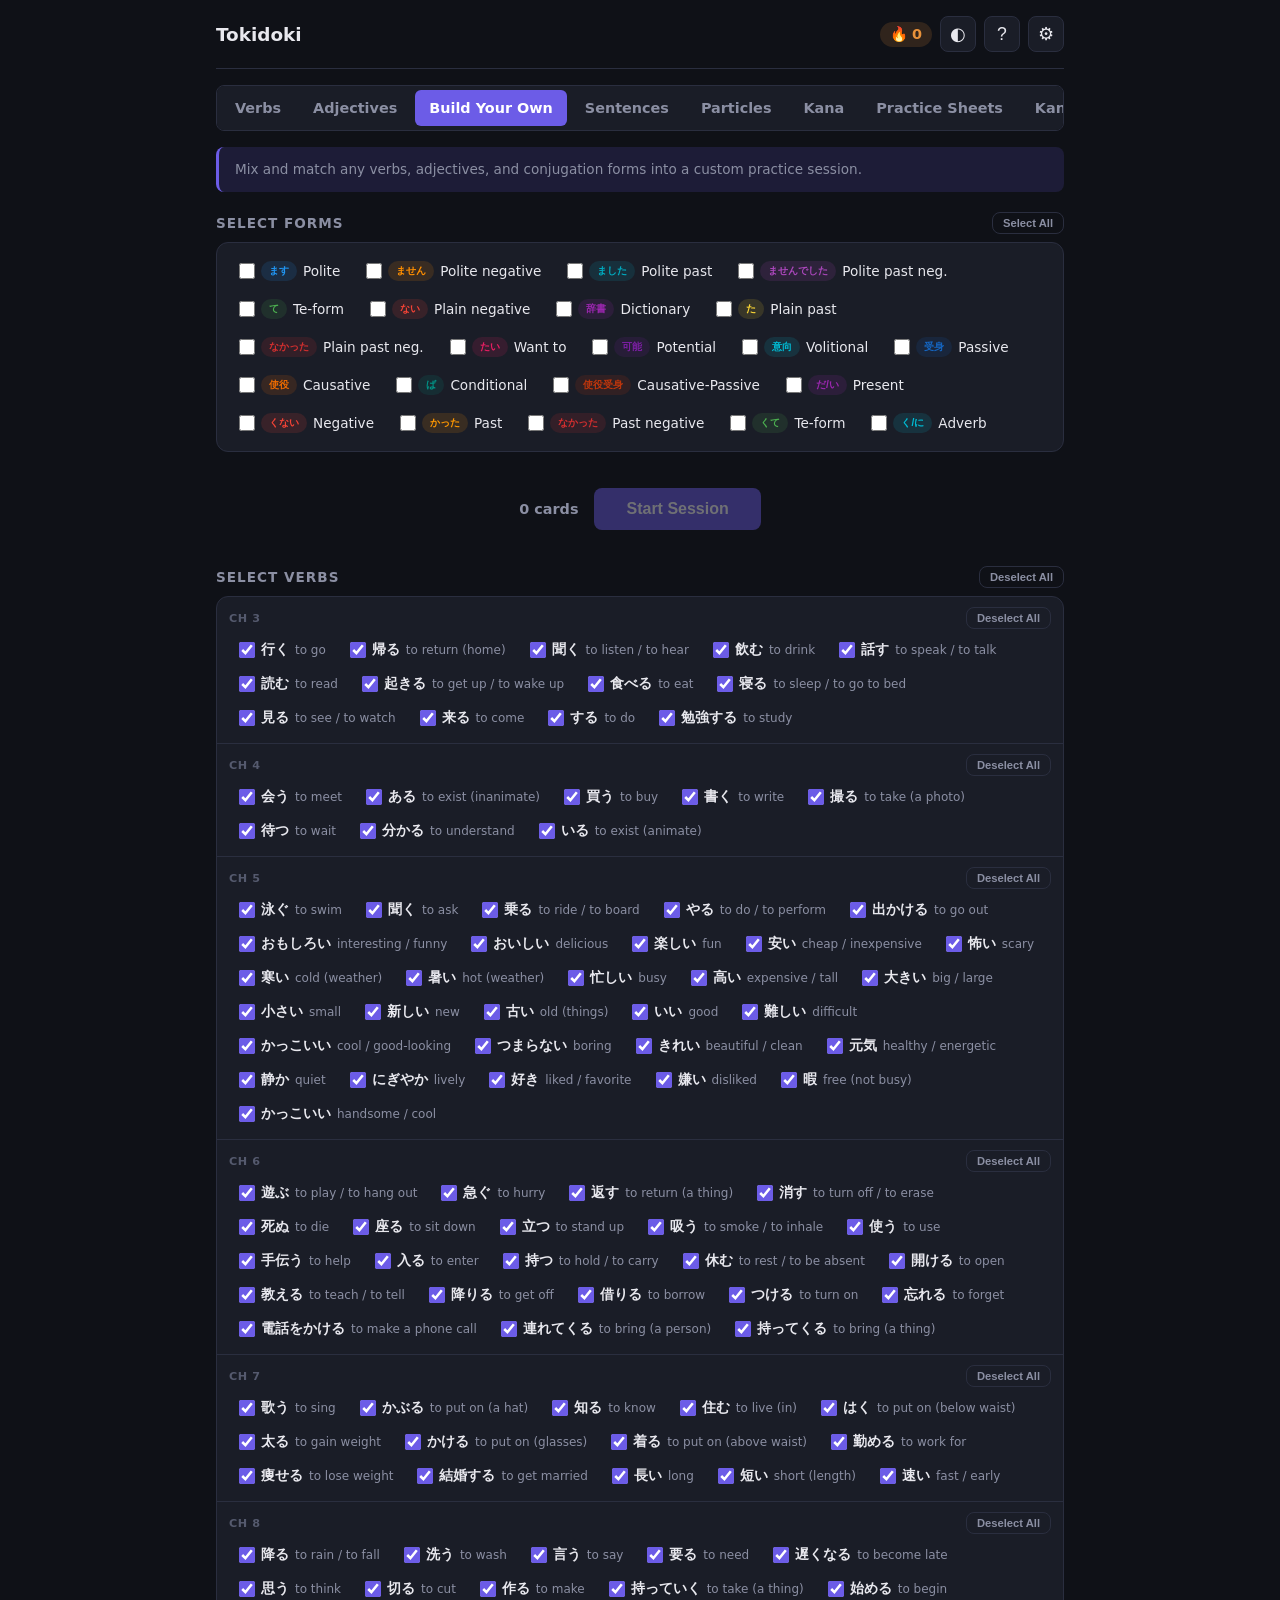
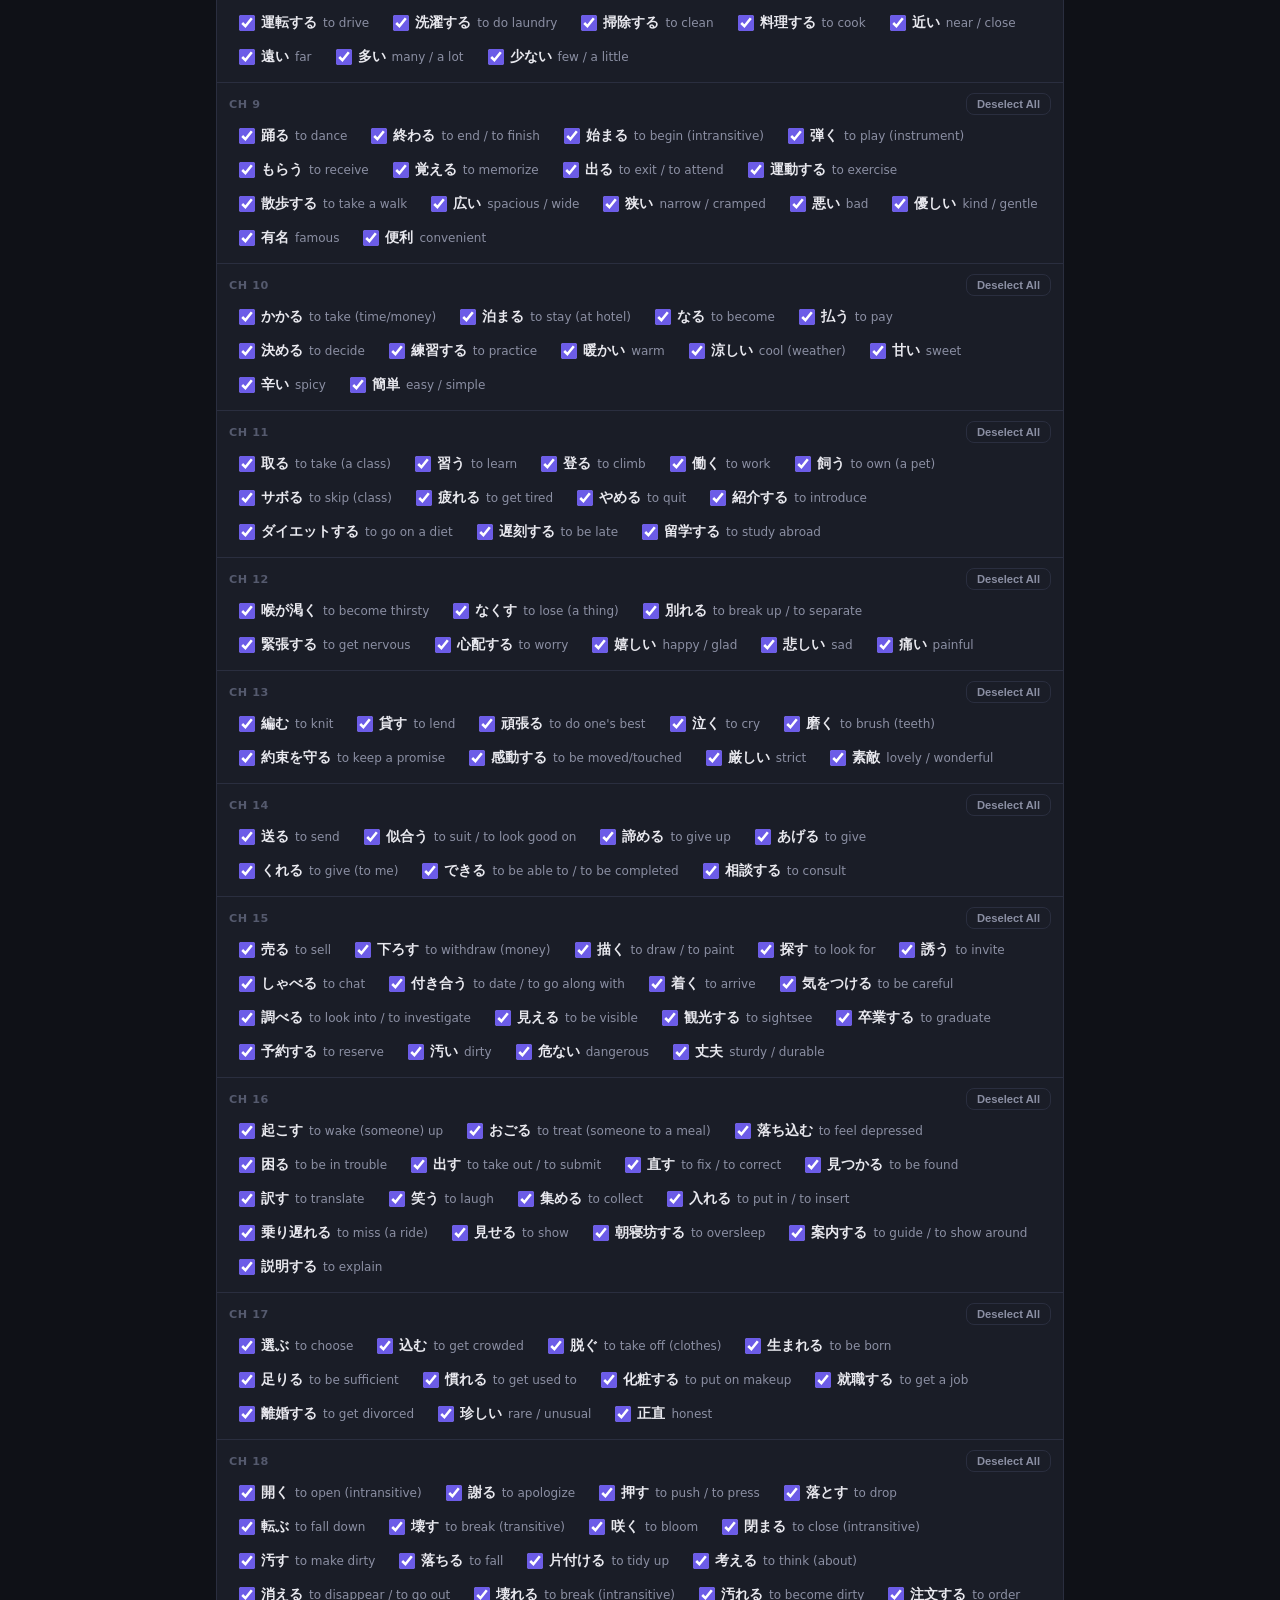
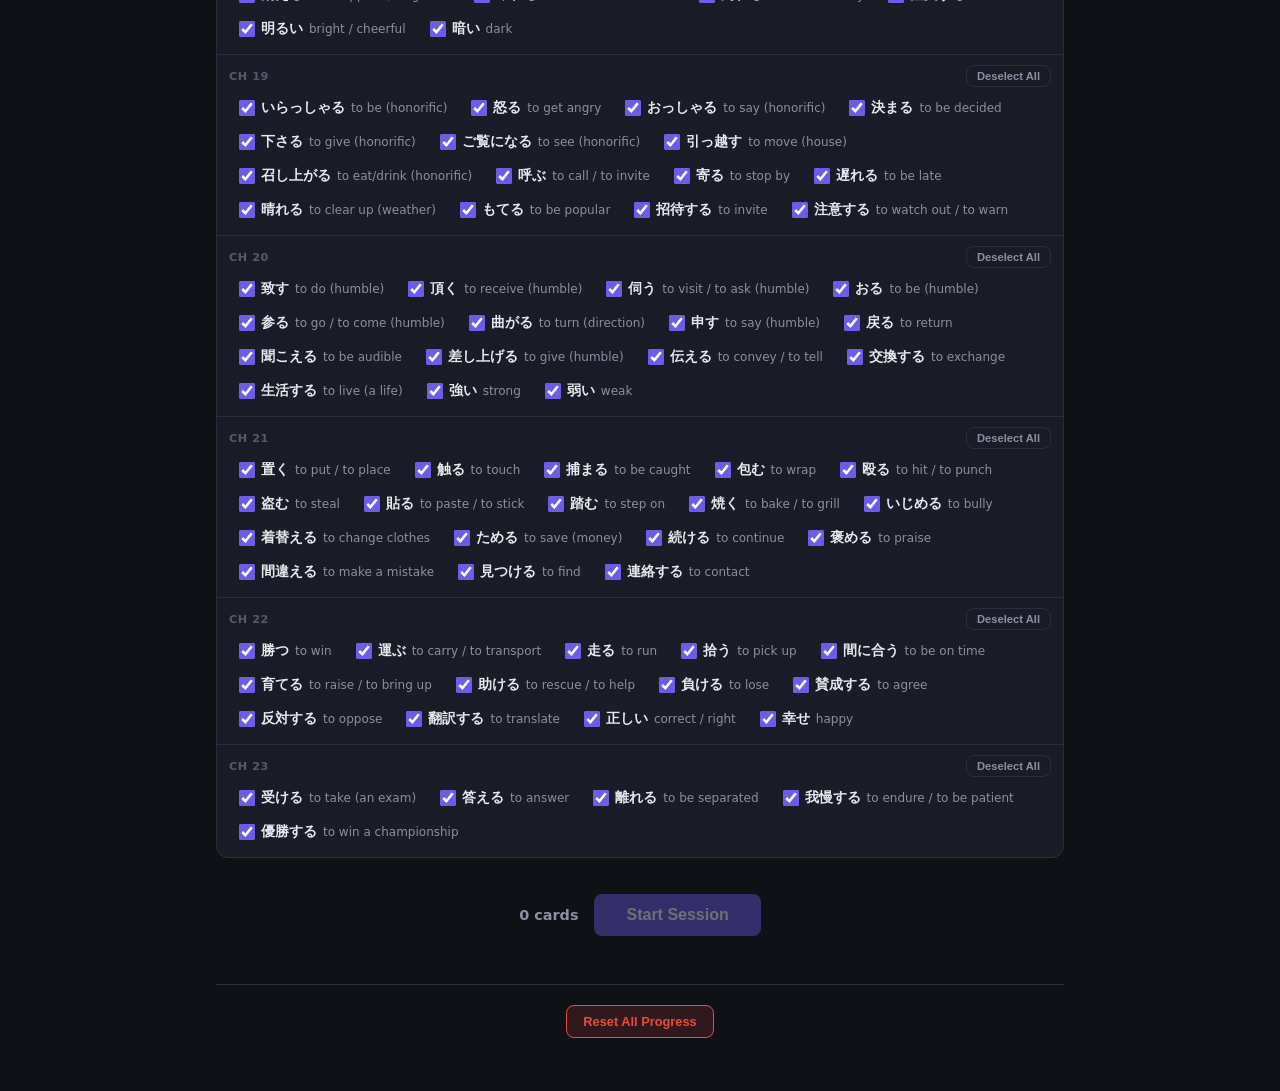
<file: custom.html>
<!DOCTYPE html>
<html lang="en">
<head>
  <meta charset="UTF-8">
  <meta name="viewport" id="viewport-meta" content="width=device-width, initial-scale=1.0">
  <title>Build Your Own Japanese Practice Session | Tokidoki</title>
  <meta name="description" content="Mix and match any verbs, adjectives, and conjugation forms into a custom Japanese practice session. Target your weak spots — free, no login required.">
  <meta property="og:title" content="Build Your Own Japanese Practice Session | Tokidoki">
  <meta property="og:description" content="Mix and match any combination of verbs, adjectives, and conjugation forms into a custom practice session.">
  <meta property="og:type" content="website">
  <meta property="og:url" content="https://tokidoki.meertens.dev/custom.html">
  <meta name="twitter:card" content="summary">
  <meta name="twitter:title" content="Build Your Own Japanese Practice Session | Tokidoki">
  <meta name="twitter:description" content="Mix and match any combination of verbs, adjectives, and conjugation forms into a custom practice session.">
  <link rel="canonical" href="https://tokidoki.meertens.dev/custom.html">
  <link rel="stylesheet" href="style.css">
  <!-- Google tag (gtag.js) -->
  <script async src="https://www.googletagmanager.com/gtag/js?id=G-XXWYNZC7YH"></script>
  <script>
    window.dataLayer = window.dataLayer || [];
    function gtag(){dataLayer.push(arguments);}
    gtag('js', new Date());
    gtag('config', 'G-XXWYNZC7YH');
  </script>
</head>
<body data-mode="custom">
  <div id="app">

    <!-- Header -->
    <!-- Header (rendered by renderSharedChrome() in app.js) -->
    <div id="header-mount" data-ref data-settings></div>

    <!-- Screen: Chapter Select -->
    <main id="screen-chapters" class="screen active">
      <nav class="mode-tabs">
        <a class="mode-tab" href="verbs.html">Verbs</a>
        <a class="mode-tab" href="adjectives.html">Adjectives</a>
        <a class="mode-tab active" href="custom.html">Build Your Own</a>
        <a class="mode-tab" href="sentences.html">Sentences</a>
        <a class="mode-tab" href="particles-quiz.html">Particles</a>
        <a class="mode-tab" href="kana.html">Kana</a>
        <a class="mode-tab" href="kanji.html">Practice Sheets</a>
        <a class="mode-tab" href="kanji-quiz.html">Kanji Quiz</a>
      </nav>
      <div id="custom-builder">
        <p class="tab-intro">Mix and match any verbs, adjectives, and conjugation forms into a custom practice session.</p>
        <div class="custom-header">
          <h2 class="section-title">Select Forms</h2>
          <button id="btn-toggle-forms" class="btn-toggle-all">Select All</button>
        </div>
        <div class="custom-section" id="custom-forms"></div>
        <div class="custom-start-section">
          <span id="custom-count-mid" class="custom-count">0 cards</span>
          <button id="btn-start-custom-mid" class="btn-primary btn-start-custom">Start Session</button>
        </div>
        <div class="custom-header">
          <h2 class="section-title">Select Verbs</h2>
          <button id="btn-toggle-verbs" class="btn-toggle-all">Deselect All</button>
        </div>
        <div class="custom-section custom-verbs-grid" id="custom-verbs"></div>
        <div class="custom-start-section">
          <span id="custom-count" class="custom-count">0 cards</span>
          <button id="btn-start-custom" class="btn-primary btn-start-custom">Start Session</button>
        </div>
      </div>
      <div class="reset-section">
        <button id="btn-reset" class="btn-danger">Reset All Progress</button>
      </div>
    </main>

    <!-- Screen: Study Session -->
    <main id="screen-study" class="screen">
      <div class="study-toolbar">
        <div class="study-progress">
          <div class="study-progress-bar"><div id="study-bar-fill" class="study-bar-fill"></div></div>
          <span id="study-progress-text" class="study-progress-text">0 / 0</span>
        </div>
        <button id="btn-undo" class="btn-undo hidden" aria-label="Undo last card" title="Undo (Z)">↩ Undo</button>
      </div>
      <div id="save-indicator" class="save-indicator">Saved</div>

      <input id="key-capture" class="key-capture" readonly aria-hidden="true" tabindex="-1">
      <div id="card-container" class="card-container">
        <div id="card" class="card">
          <!-- Front -->
          <div class="card-front" id="card-front">
            <div class="form-badge" id="card-form-badge"></div>
            <div class="card-kanji" id="card-kanji"></div>
            <div class="card-reading" id="card-reading"></div>
            <div class="card-meaning" id="card-meaning"></div>
            <div class="card-prompt" id="card-prompt"></div>
            <div class="card-context hidden" id="card-context"></div>
            <div class="card-example-sentence-front hidden" id="card-example-sentence-front"></div>
            <div class="hint-area hidden" id="hint-area"></div>
            <div class="reveal-area" id="reveal-area">
              <div class="reveal-buttons">
                <button id="btn-hint" class="btn-hint">Hint <span class="grade-key">H</span></button>
                <button id="btn-reveal" class="btn-reveal">Show Answer</button>
              </div>
              <span class="reveal-hint">Space = show answer</span>
            </div>
            <div class="typing-area hidden" id="typing-area">
              <div class="answer-area">
                <input type="text" id="answer-input" class="answer-input" placeholder="Type in hiragana..." autocomplete="off" autocorrect="off" autocapitalize="off" spellcheck="false" lang="ja">
                <button id="btn-check" class="btn-primary">Check</button>
              </div>
              <div class="typing-buttons">
                <button id="btn-hint-typing" class="btn-hint">Hint <span class="grade-key">H</span></button>
                <button id="btn-show" class="btn-secondary">Show Answer</button>
              </div>
            </div>
          </div>
          <!-- Back -->
          <div class="card-back hidden" id="card-back">
            <div class="form-badge" id="card-form-badge-back"></div>
            <div class="card-kanji" id="card-kanji-back"></div>
            <div class="card-reading" id="card-reading-back"></div>
            <div class="card-meaning" id="card-meaning-back"></div>
            <div class="card-conjugated" id="card-conjugated"></div>
            <div class="result-area">
              <div id="result-icon" class="result-icon hidden"></div>
              <div id="result-row-user" class="result-row hidden">
                <span class="result-label">Your answer:</span>
                <span id="user-answer" class="user-answer"></span>
              </div>
              <div class="result-row">
                <span class="result-label">Correct:</span>
                <span id="correct-answer" class="correct-answer"></span>
              </div>
              <div class="result-row">
                <span class="result-label">Explanation:</span>
                <span id="card-hint-explanation" class="correct-answer"></span>
              </div>
            </div>
            <div class="card-explanation" id="card-explanation"></div>
            <div class="hint-area-back" id="hint-area-back"></div>
            <div class="card-example-sentence" id="card-example-sentence"></div>
            <div class="grade-buttons">
              <button class="btn-grade btn-again" data-grade="1"><span class="grade-key">1</span> Again</button>
              <button class="btn-grade btn-easy" data-grade="4"><span class="grade-key">2</span> Easy</button>
            </div>
          </div>
        </div>
      </div>

      <div id="session-complete" class="session-complete hidden">
        <div class="complete-icon">🎉</div>
        <h2>Session Complete!</h2>
        <div class="session-stats">
          <div class="stat"><span class="stat-num" id="session-total">0</span><span class="stat-label">Cards</span></div>
          <div class="stat"><span class="stat-num" id="session-correct">0</span><span class="stat-label">Correct</span></div>
          <div class="stat"><span class="stat-num" id="session-accuracy">0%</span><span class="stat-label">Accuracy</span></div>
        </div>
        <button id="btn-back-to-chapters" class="btn-primary">Back to Chapters</button>
      </div>
    </main>

    <!-- Settings Overlay (rendered by renderSharedChrome() in app.js) -->
    <div id="settings-mount"></div>

    <!-- Reference Overlay (rendered by renderSharedChrome() in app.js) -->
    <div id="ref-mount"></div>

  </div>

  <script src="conjugator.js"></script>
  <script src="verbs.js"></script>
  <script src="kana.js"></script>
  <script src="kanji-quiz-data.js"></script>
  <script src="sentences-data.js"></script>
  <script src="app.js"></script>

  <!-- Static content for search engines -->
  <section id="seo-content" aria-hidden="true">
    <h2>Build Your Own Japanese Practice Session</h2>
    <p>
      Mix and match any combination of verbs, adjectives, and conjugation forms into a
      custom practice session. Useful for targeting weak spots or reviewing before a test.
      Select exactly the chapters, words, and forms you want to drill, and Tokidoki builds
      a spaced-repetition session from your picks.
    </p>
  </section>
</body>
</html>
</file>
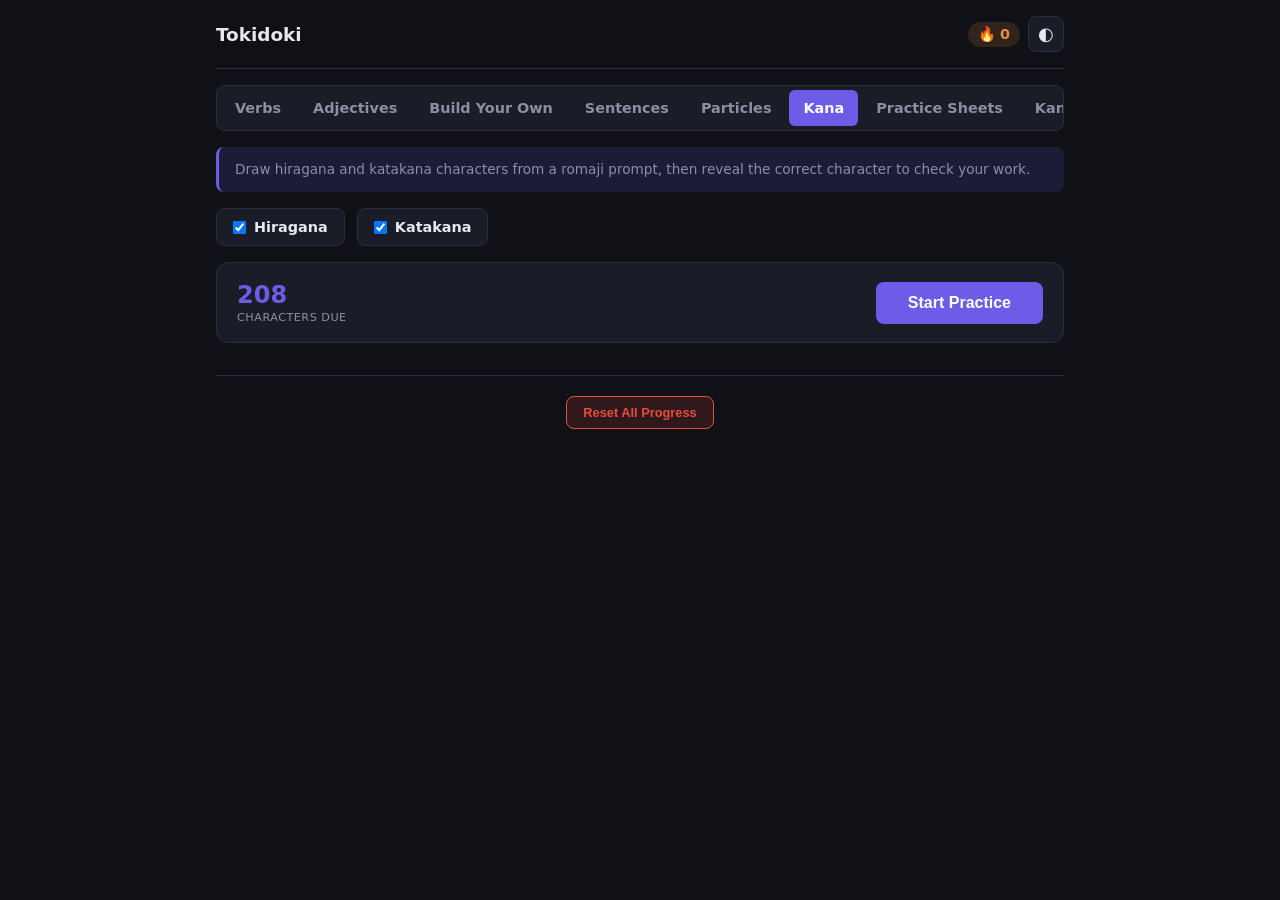
<file: kana.html>
<!DOCTYPE html>
<html lang="en">
<head>
  <meta charset="UTF-8">
  <meta name="viewport" id="viewport-meta" content="width=device-width, initial-scale=1.0">
  <title>Hiragana &amp; Katakana Drawing Practice | Tokidoki</title>
  <meta name="description" content="Learn hiragana and katakana by drawing them. See a romaji prompt, draw the character, then reveal the answer to check yourself. Free, no login required.">
  <meta property="og:title" content="Hiragana &amp; Katakana Drawing Practice | Tokidoki">
  <meta property="og:description" content="Draw hiragana and katakana characters from a romaji prompt, then reveal the answer to check your work. Covers the full kana syllabary.">
  <meta property="og:type" content="website">
  <meta property="og:url" content="https://tokidoki.meertens.dev/kana.html">
  <meta name="twitter:card" content="summary">
  <meta name="twitter:title" content="Hiragana &amp; Katakana Drawing Practice | Tokidoki">
  <meta name="twitter:description" content="Draw hiragana and katakana characters from a romaji prompt, then reveal the answer to check your work.">
  <link rel="canonical" href="https://tokidoki.meertens.dev/kana.html">
  <link rel="stylesheet" href="style.css">
  <!-- Google tag (gtag.js) -->
  <script async src="https://www.googletagmanager.com/gtag/js?id=G-XXWYNZC7YH"></script>
  <script>
    window.dataLayer = window.dataLayer || [];
    function gtag(){dataLayer.push(arguments);}
    gtag('js', new Date());
    gtag('config', 'G-XXWYNZC7YH');
  </script>
</head>
<body data-mode="kana">
  <div id="app">

    <!-- Header -->
    <!-- Header (rendered by renderSharedChrome() in app.js) -->
    <div id="header-mount"></div>

    <!-- Screen: Chapter Select -->
    <main id="screen-chapters" class="screen active">
      <nav class="mode-tabs">
        <a class="mode-tab" href="verbs.html">Verbs</a>
        <a class="mode-tab" href="adjectives.html">Adjectives</a>
        <a class="mode-tab" href="custom.html">Build Your Own</a>
        <a class="mode-tab" href="sentences.html">Sentences</a>
        <a class="mode-tab" href="particles-quiz.html">Particles</a>
        <a class="mode-tab active" href="kana.html">Kana</a>
        <a class="mode-tab" href="kanji.html">Practice Sheets</a>
        <a class="mode-tab" href="kanji-quiz.html">Kanji Quiz</a>
      </nav>
      <div id="kana-panel">
        <p class="tab-intro">Draw hiragana and katakana characters from a romaji prompt, then reveal the correct character to check your work.</p>
        <div class="kana-settings-row">
          <label class="kana-script-toggle"><input type="checkbox" id="kana-toggle-hiragana" checked> Hiragana</label>
          <label class="kana-script-toggle"><input type="checkbox" id="kana-toggle-katakana" checked> Katakana</label>
        </div>
        <div class="kana-start-card">
          <div class="kana-start-info">
            <span class="stat-num" id="kana-due-count">0</span>
            <span class="stat-label">characters due</span>
          </div>
          <button id="btn-start-kana" class="btn-primary btn-start-custom">Start Practice</button>
        </div>
      </div>
      <div class="reset-section">
        <button id="btn-reset" class="btn-danger">Reset All Progress</button>
      </div>
    </main>

    <!-- Screen: Kana Drawing Practice -->
    <main id="screen-kana" class="screen">
      <div class="study-toolbar">
        <div class="study-progress">
          <div class="study-progress-bar"><div id="kana-bar-fill" class="study-bar-fill"></div></div>
          <span id="kana-progress-text" class="study-progress-text">0 / 0</span>
        </div>
      </div>
      <div id="save-indicator" class="save-indicator">Saved</div>

      <div id="kana-card" class="card kana-card">
        <div class="kana-prompt-label">Draw this sound</div>
        <div class="kana-romaji" id="kana-romaji"></div>
        <div class="kana-script-badge" id="kana-script-badge"></div>

        <div class="kana-canvas-wrap">
          <canvas id="kana-canvas" width="280" height="280"></canvas>
          <button id="btn-kana-clear" class="kana-clear-btn" aria-label="Clear drawing" title="Clear">⟲</button>
        </div>

        <div class="reveal-area" id="kana-reveal-area">
          <button id="btn-kana-reveal" class="btn-reveal">Show Answer</button>
          <span class="reveal-hint">Space = show answer</span>
        </div>

        <div class="kana-answer-area hidden" id="kana-answer-area">
          <div class="kana-answer-char" id="kana-answer-char"></div>
          <div class="kana-answer-romaji" id="kana-answer-romaji"></div>
          <div class="grade-buttons">
            <button class="btn-grade btn-again" data-kana-grade="1"><span class="grade-key">1</span> Didn't know</button>
            <button class="btn-grade btn-easy" data-kana-grade="4"><span class="grade-key">2</span> Got it</button>
          </div>
        </div>
      </div>

      <div id="kana-session-complete" class="session-complete hidden">
        <div class="complete-icon">🎉</div>
        <h2>Session Complete!</h2>
        <div class="session-stats">
          <div class="stat"><span class="stat-num" id="kana-session-total">0</span><span class="stat-label">Cards</span></div>
          <div class="stat"><span class="stat-num" id="kana-session-correct">0</span><span class="stat-label">Got It</span></div>
          <div class="stat"><span class="stat-num" id="kana-session-accuracy">0%</span><span class="stat-label">Accuracy</span></div>
        </div>
        <button id="btn-kana-back-to-chapters" class="btn-primary">Back to Chapters</button>
      </div>
    </main>

  </div>

  <script src="conjugator.js"></script>
  <script src="verbs.js"></script>
  <script src="kana.js"></script>
  <script src="sentences-data.js"></script>
  <script src="app.js"></script>

  <!-- Static content for search engines -->
  <section id="seo-content" aria-hidden="true">
    <h2>Hiragana &amp; Katakana Drawing Practice</h2>
    <p>
      Learn the kana with a hands-on drawing drill: see a romaji prompt, draw the matching
      hiragana or katakana character by hand, then reveal the answer to check yourself.
      Covers the full gojuon, dakuten/handakuten, and yōon combinations for both scripts —
      104 characters each. Progress is scheduled with spaced repetition so you review the
      characters you find hardest.
    </p>
  </section>
</body>
</html>
</file>
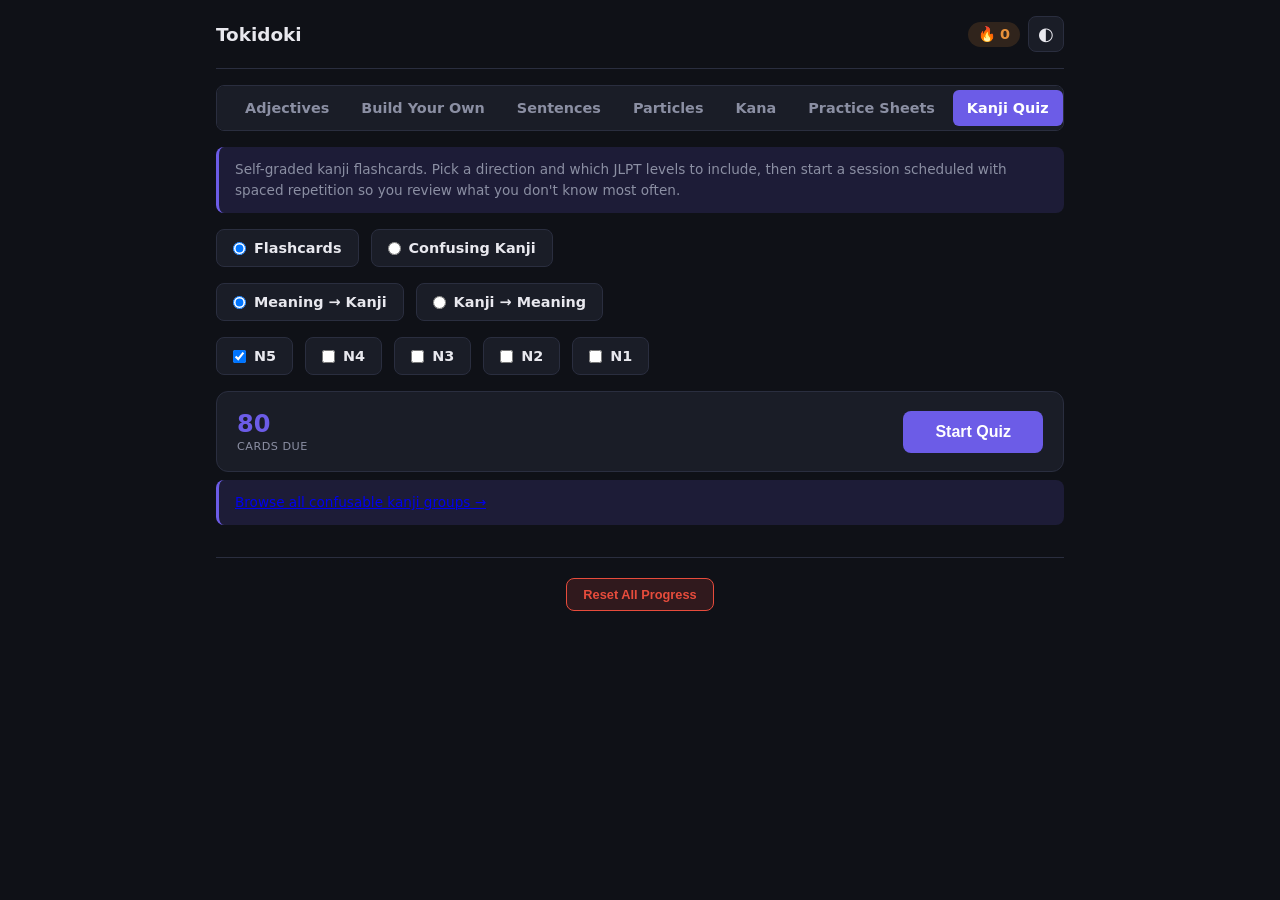
<file: kanji-quiz.html>
<!DOCTYPE html>
<html lang="en">
<head>
  <meta charset="UTF-8">
  <meta name="viewport" id="viewport-meta" content="width=device-width, initial-scale=1.0">
  <title>JLPT Kanji Quiz &amp; Flashcards | Tokidoki</title>
  <meta name="description" content="Free JLPT kanji flashcard quiz (N5–N1). Test recall in either direction — meaning to kanji, or kanji to meaning — with spaced repetition so you review what you don't know.">
  <meta property="og:title" content="JLPT Kanji Quiz &amp; Flashcards | Tokidoki">
  <meta property="og:description" content="Free JLPT kanji flashcard quiz (N5–N1), either direction, scheduled with spaced repetition. No login required.">
  <meta property="og:type" content="website">
  <meta property="og:url" content="https://tokidoki.meertens.dev/kanji-quiz.html">
  <meta name="twitter:card" content="summary">
  <meta name="twitter:title" content="JLPT Kanji Quiz &amp; Flashcards | Tokidoki">
  <meta name="twitter:description" content="Free JLPT kanji flashcard quiz (N5–N1), either direction, scheduled with spaced repetition.">
  <link rel="canonical" href="https://tokidoki.meertens.dev/kanji-quiz.html">
  <link rel="stylesheet" href="style.css">
  <!-- Google tag (gtag.js) -->
  <script async src="https://www.googletagmanager.com/gtag/js?id=G-XXWYNZC7YH"></script>
  <script>
    window.dataLayer = window.dataLayer || [];
    function gtag(){dataLayer.push(arguments);}
    gtag('js', new Date());
    gtag('config', 'G-XXWYNZC7YH');
  </script>
</head>
<body data-mode="kanji-quiz">
  <div id="app">

    <!-- Header -->
    <!-- Header (rendered by renderSharedChrome() in app.js) -->
    <div id="header-mount"></div>

    <!-- Screen: Chapter Select -->
    <main id="screen-chapters" class="screen active">
      <nav class="mode-tabs">
        <a class="mode-tab" href="verbs.html">Verbs</a>
        <a class="mode-tab" href="adjectives.html">Adjectives</a>
        <a class="mode-tab" href="custom.html">Build Your Own</a>
        <a class="mode-tab" href="sentences.html">Sentences</a>
        <a class="mode-tab" href="particles-quiz.html">Particles</a>
        <a class="mode-tab" href="kana.html">Kana</a>
        <a class="mode-tab" href="kanji.html">Practice Sheets</a>
        <a class="mode-tab active" href="kanji-quiz.html">Kanji Quiz</a>
      </nav>
      <div id="kanji-quiz-panel">
        <p class="tab-intro" id="kanji-quiz-intro">
          Self-graded kanji flashcards. Pick a direction and which JLPT levels to include,
          then start a session scheduled with spaced repetition so you review what you don't
          know most often.
        </p>
        <div class="kana-settings-row">
          <label class="kana-script-toggle">
            <input type="radio" name="kanji-quiz-type" id="kanji-quiz-type-flash" value="flashcards" checked>
            Flashcards
          </label>
          <label class="kana-script-toggle">
            <input type="radio" name="kanji-quiz-type" id="kanji-quiz-type-confusable" value="confusable">
            Confusing Kanji
          </label>
        </div>
        <div class="kana-settings-row" id="kanji-quiz-direction-row">
          <label class="kana-script-toggle">
            <input type="radio" name="kanji-quiz-direction" id="kanji-quiz-dir-mk" value="meaning-to-kanji" checked>
            Meaning &rarr; Kanji
          </label>
          <label class="kana-script-toggle">
            <input type="radio" name="kanji-quiz-direction" id="kanji-quiz-dir-km" value="kanji-to-meaning">
            Kanji &rarr; Meaning
          </label>
        </div>
        <div class="kana-settings-row">
          <label class="kana-script-toggle"><input type="checkbox" id="kanji-quiz-toggle-n5" checked> N5</label>
          <label class="kana-script-toggle"><input type="checkbox" id="kanji-quiz-toggle-n4"> N4</label>
          <label class="kana-script-toggle"><input type="checkbox" id="kanji-quiz-toggle-n3"> N3</label>
          <label class="kana-script-toggle"><input type="checkbox" id="kanji-quiz-toggle-n2"> N2</label>
          <label class="kana-script-toggle"><input type="checkbox" id="kanji-quiz-toggle-n1"> N1</label>
        </div>
        <div class="kana-start-card">
          <div class="kana-start-info">
            <span class="stat-num" id="kanji-quiz-due-count">0</span>
            <span class="stat-label">cards due</span>
          </div>
          <button id="btn-start-kanji-quiz" class="btn-primary btn-start-custom">Start Quiz</button>
        </div>
        <p class="tab-intro" id="confusable-browse-link-row" style="margin-top:8px">
          <a href="confusable-kanji.html">Browse all confusable kanji groups &rarr;</a>
        </p>
      </div>
      <div class="reset-section">
        <button id="btn-reset" class="btn-danger">Reset All Progress</button>
      </div>
    </main>

    <!-- Screen: Kanji Quiz -->
    <main id="screen-kanji-quiz" class="screen">
      <div class="study-toolbar">
        <div class="study-progress">
          <div class="study-progress-bar"><div id="kanji-quiz-bar-fill" class="study-bar-fill"></div></div>
          <span id="kanji-quiz-progress-text" class="study-progress-text">0 / 0</span>
        </div>
        <button id="btn-kanji-quiz-undo" class="btn-undo hidden" aria-label="Undo last grade" title="Undo (Z)">↩ Undo</button>
      </div>
      <div id="save-indicator" class="save-indicator">Saved</div>

      <div id="kanji-quiz-card" class="card kana-card">
        <div class="kana-prompt-label" id="kanji-quiz-prompt-label">Recall the kanji</div>
        <div id="kanji-quiz-prompt"></div>
        <div class="kana-script-badge" id="kanji-quiz-level-badge"></div>

        <div class="reveal-area" id="kanji-quiz-reveal-area">
          <button id="btn-kanji-quiz-reveal" class="btn-reveal">Show Answer</button>
          <span class="reveal-hint">Space = show answer</span>
        </div>

        <div class="kana-answer-area hidden" id="kanji-quiz-answer-area">
          <div id="kanji-quiz-answer"></div>
          <div class="kana-answer-romaji" id="kanji-quiz-answer-recap"></div>
          <div class="grade-buttons">
            <button class="btn-grade btn-again" data-kanji-quiz-grade="1"><span class="grade-key">1</span> Didn't know</button>
            <button class="btn-grade btn-easy" data-kanji-quiz-grade="4"><span class="grade-key">2</span> Got it</button>
          </div>
        </div>
      </div>

      <div id="kanji-quiz-session-complete" class="session-complete hidden">
        <div class="complete-icon">🎉</div>
        <h2>Session Complete!</h2>
        <div class="session-stats">
          <div class="stat"><span class="stat-num" id="kanji-quiz-session-total">0</span><span class="stat-label">Cards</span></div>
          <div class="stat"><span class="stat-num" id="kanji-quiz-session-correct">0</span><span class="stat-label">Got It</span></div>
          <div class="stat"><span class="stat-num" id="kanji-quiz-session-accuracy">0%</span><span class="stat-label">Accuracy</span></div>
        </div>
        <button id="btn-kanji-quiz-back-to-chapters" class="btn-primary">Back to Chapters</button>
      </div>
    </main>

    <!-- Screen: Confusing Kanji (multiple-choice) -->
    <main id="screen-confusable" class="screen">
      <div class="study-toolbar">
        <div class="study-progress">
          <div class="study-progress-bar"><div id="confusable-bar-fill" class="study-bar-fill"></div></div>
          <span id="confusable-progress-text" class="study-progress-text">0 / 0</span>
        </div>
        <button id="btn-confusable-undo" class="btn-undo hidden" aria-label="Undo last grade" title="Undo (Z)">↩ Undo</button>
      </div>
      <div id="save-indicator-confusable" class="save-indicator">Saved</div>

      <div id="confusable-card" class="card kana-card">
        <div class="kana-prompt-label">Which meaning is this?</div>
        <div id="confusable-prompt" class="kana-answer-char"></div>
        <div class="kana-script-badge" id="confusable-level-badge"></div>

        <div class="confusable-choices" id="confusable-choices">
          <button class="confusable-choice" data-choice-index="0"></button>
          <button class="confusable-choice" data-choice-index="1"></button>
          <button class="confusable-choice" data-choice-index="2"></button>
          <button class="confusable-choice" data-choice-index="3"></button>
        </div>

        <div class="reveal-area hidden" id="confusable-next-area">
          <button id="btn-confusable-next" class="btn-reveal">Next</button>
          <span class="reveal-hint">Space = next</span>
        </div>
      </div>

      <div id="confusable-session-complete" class="session-complete hidden">
        <div class="complete-icon">🎉</div>
        <h2>Session Complete!</h2>
        <div class="session-stats">
          <div class="stat"><span class="stat-num" id="confusable-session-total">0</span><span class="stat-label">Kanji</span></div>
          <div class="stat"><span class="stat-num" id="confusable-session-correct">0</span><span class="stat-label">Correct</span></div>
          <div class="stat"><span class="stat-num" id="confusable-session-accuracy">0%</span><span class="stat-label">Accuracy</span></div>
        </div>
        <button id="btn-confusable-back-to-chapters" class="btn-primary">Back to Chapters</button>
      </div>
    </main>

  </div>

  <script src="conjugator.js"></script>
  <script src="verbs.js"></script>
  <script src="kana.js"></script>
  <script src="kanji-quiz-data.js"></script>
  <script src="sentences-data.js"></script>
  <script src="confusable-kanji-data.js"></script>
  <script src="app.js"></script>

  <!-- Static content for search engines -->
  <section id="seo-content" aria-hidden="true">
    <h2>JLPT Kanji Quiz &amp; Flashcards</h2>
    <p>
      Free, no-login kanji flashcard quiz covering JLPT N5 through N1. Test yourself in
      either direction — see the meaning and recall the kanji, or see the kanji and recall
      its meaning — then self-grade against the revealed answer. Progress is scheduled with
      spaced repetition (SRS) per direction, so you review what you find hardest instead of
      what you already know. Uses the same kanji lists and order as the
      <a href="kanji.html">printable practice sheets</a>.
    </p>
  </section>
</body>
</html>
</file>
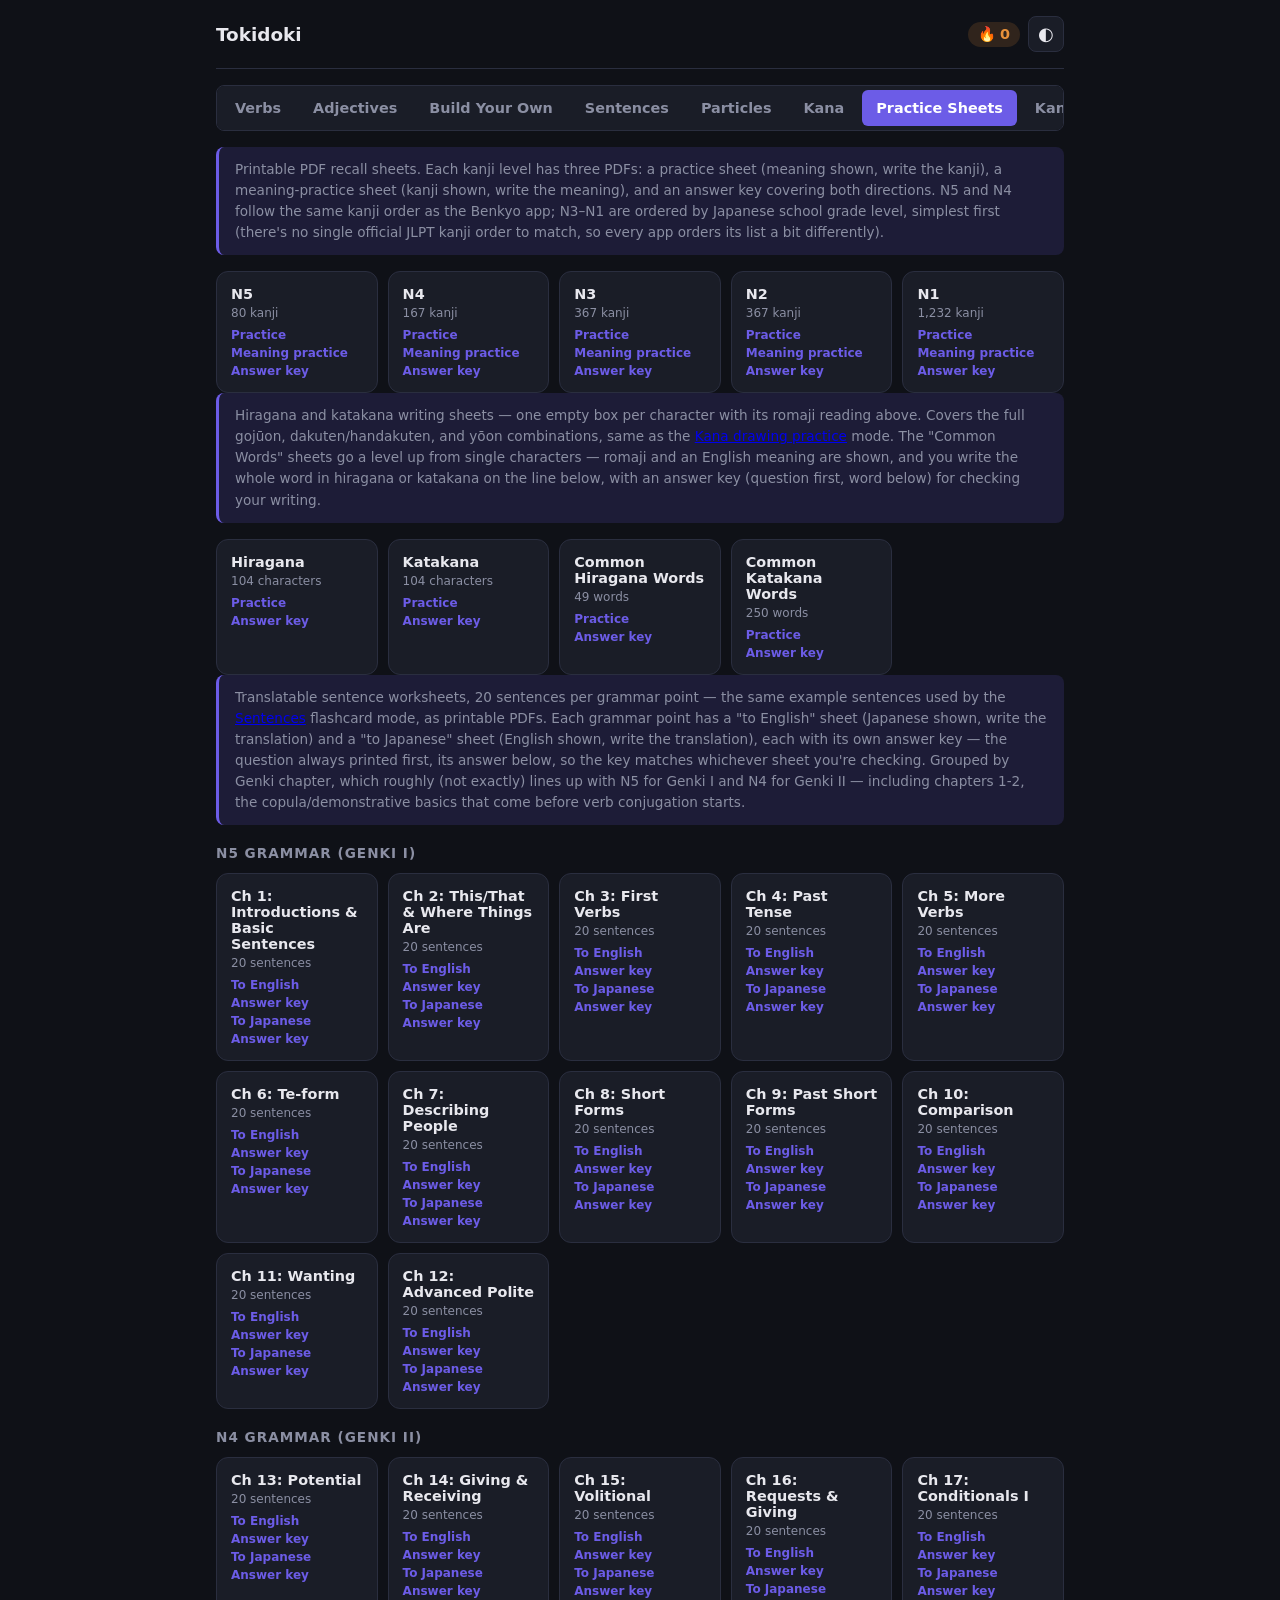
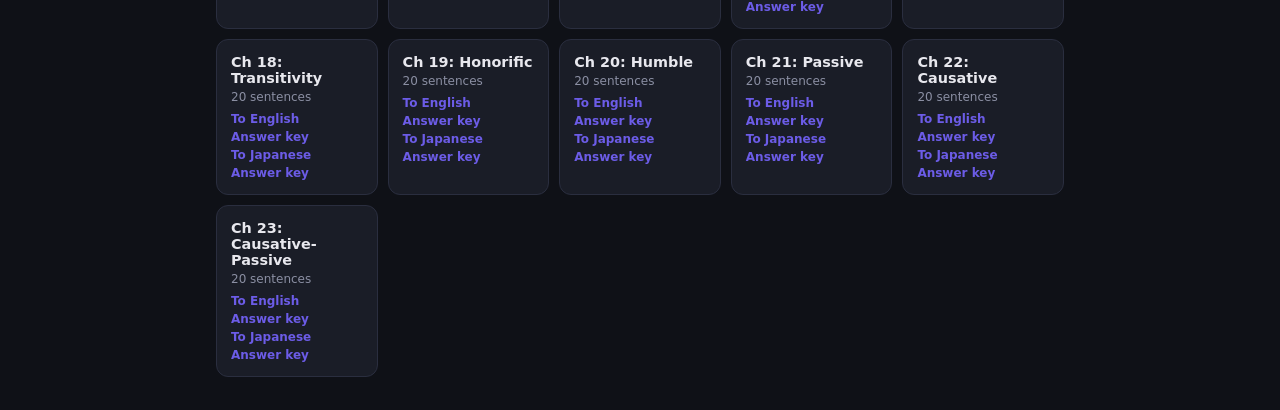
<file: kanji.html>
<!DOCTYPE html>
<html lang="en">
<head>
  <meta charset="UTF-8">
  <meta name="viewport" id="viewport-meta" content="width=device-width, initial-scale=1.0">
  <title>Printable Japanese Practice Sheets — Kanji, Kana &amp; Grammar | Tokidoki</title>
  <meta name="description" content="Free printable PDF practice sheets: JLPT kanji (N5–N1) in both directions, hiragana/katakana character &amp; common word sheets, and per-grammar-point translation worksheets (N5/N4, 23 grammar points, Genki chapters 1-23). Answer keys included.">
  <meta property="og:title" content="Printable Japanese Practice Sheets — Kanji, Kana &amp; Grammar | Tokidoki">
  <meta property="og:description" content="Free printable PDF practice sheets for JLPT kanji (N5–N1), hiragana/katakana, and per-grammar-point translation worksheets, with answer keys.">
  <meta property="og:type" content="website">
  <meta property="og:url" content="https://tokidoki.meertens.dev/kanji.html">
  <meta name="twitter:card" content="summary">
  <meta name="twitter:title" content="Printable Japanese Practice Sheets — Kanji, Kana &amp; Grammar | Tokidoki">
  <meta name="twitter:description" content="Free printable PDF practice sheets for JLPT kanji (N5–N1), hiragana/katakana, and per-grammar-point translation worksheets, with answer keys.">
  <link rel="canonical" href="https://tokidoki.meertens.dev/kanji.html">
  <link rel="stylesheet" href="style.css">
  <!-- Google tag (gtag.js) -->
  <script async src="https://www.googletagmanager.com/gtag/js?id=G-XXWYNZC7YH"></script>
  <script>
    window.dataLayer = window.dataLayer || [];
    function gtag(){dataLayer.push(arguments);}
    gtag('js', new Date());
    gtag('config', 'G-XXWYNZC7YH');
  </script>
</head>
<body data-mode="kanji-sheets">
  <div id="app">

    <!-- Header -->
    <!-- Header (rendered by renderSharedChrome() in app.js) -->
    <div id="header-mount"></div>

    <!-- Screen: Practice Sheets -->
    <main id="screen-chapters" class="screen active">
      <nav class="mode-tabs">
        <a class="mode-tab" href="verbs.html">Verbs</a>
        <a class="mode-tab" href="adjectives.html">Adjectives</a>
        <a class="mode-tab" href="custom.html">Build Your Own</a>
        <a class="mode-tab" href="sentences.html">Sentences</a>
        <a class="mode-tab" href="particles-quiz.html">Particles</a>
        <a class="mode-tab" href="kana.html">Kana</a>
        <a class="mode-tab active" href="kanji.html">Practice Sheets</a>
        <a class="mode-tab" href="kanji-quiz.html">Kanji Quiz</a>
      </nav>
      <p class="tab-intro">
        Printable PDF recall sheets. Each kanji level has three PDFs: a practice sheet (meaning
        shown, write the kanji), a meaning-practice sheet (kanji shown, write the meaning), and
        an answer key covering both directions. N5 and N4 follow the same kanji order as the
        Benkyo app; N3&ndash;N1 are ordered by Japanese school grade level, simplest first
        (there's no single official JLPT kanji order to match, so every app orders its list a
        bit differently).
      </p>
      <div class="chapter-grid">
        <div class="chapter-card">
          <div class="chapter-card-title">N5</div>
          <div class="chapter-card-sub">80 kanji</div>
          <div class="chapter-card-links">
            <a href="kanji-sheets/tokidoki-kanji-n5.pdf" target="_blank" rel="noopener">Practice</a>
            <a href="kanji-sheets/tokidoki-kanji-n5-meaning.pdf" target="_blank" rel="noopener">Meaning practice</a>
            <a href="kanji-sheets/tokidoki-kanji-n5-answers.pdf" target="_blank" rel="noopener">Answer key</a>
          </div>
        </div>
        <div class="chapter-card">
          <div class="chapter-card-title">N4</div>
          <div class="chapter-card-sub">167 kanji</div>
          <div class="chapter-card-links">
            <a href="kanji-sheets/tokidoki-kanji-n4.pdf" target="_blank" rel="noopener">Practice</a>
            <a href="kanji-sheets/tokidoki-kanji-n4-meaning.pdf" target="_blank" rel="noopener">Meaning practice</a>
            <a href="kanji-sheets/tokidoki-kanji-n4-answers.pdf" target="_blank" rel="noopener">Answer key</a>
          </div>
        </div>
        <div class="chapter-card">
          <div class="chapter-card-title">N3</div>
          <div class="chapter-card-sub">367 kanji</div>
          <div class="chapter-card-links">
            <a href="kanji-sheets/tokidoki-kanji-n3.pdf" target="_blank" rel="noopener">Practice</a>
            <a href="kanji-sheets/tokidoki-kanji-n3-meaning.pdf" target="_blank" rel="noopener">Meaning practice</a>
            <a href="kanji-sheets/tokidoki-kanji-n3-answers.pdf" target="_blank" rel="noopener">Answer key</a>
          </div>
        </div>
        <div class="chapter-card">
          <div class="chapter-card-title">N2</div>
          <div class="chapter-card-sub">367 kanji</div>
          <div class="chapter-card-links">
            <a href="kanji-sheets/tokidoki-kanji-n2.pdf" target="_blank" rel="noopener">Practice</a>
            <a href="kanji-sheets/tokidoki-kanji-n2-meaning.pdf" target="_blank" rel="noopener">Meaning practice</a>
            <a href="kanji-sheets/tokidoki-kanji-n2-answers.pdf" target="_blank" rel="noopener">Answer key</a>
          </div>
        </div>
        <div class="chapter-card">
          <div class="chapter-card-title">N1</div>
          <div class="chapter-card-sub">1,232 kanji</div>
          <div class="chapter-card-links">
            <a href="kanji-sheets/tokidoki-kanji-n1.pdf" target="_blank" rel="noopener">Practice</a>
            <a href="kanji-sheets/tokidoki-kanji-n1-meaning.pdf" target="_blank" rel="noopener">Meaning practice</a>
            <a href="kanji-sheets/tokidoki-kanji-n1-answers.pdf" target="_blank" rel="noopener">Answer key</a>
          </div>
        </div>
      </div>

      <p class="tab-intro">
        Hiragana and katakana writing sheets — one empty box per character with its romaji
        reading above. Covers the full gojūon, dakuten/handakuten, and yōon combinations,
        same as the <a href="kana.html">Kana drawing practice</a> mode. The "Common Words"
        sheets go a level up from single characters — romaji and an English meaning are
        shown, and you write the whole word in hiragana or katakana on the line below, with
        an answer key (question first, word below) for checking your writing.
      </p>
      <div class="chapter-grid">
        <div class="chapter-card">
          <div class="chapter-card-title">Hiragana</div>
          <div class="chapter-card-sub">104 characters</div>
          <div class="chapter-card-links">
            <a href="kana-sheets/tokidoki-hiragana.pdf" target="_blank" rel="noopener">Practice</a>
            <a href="kana-sheets/tokidoki-hiragana-answers.pdf" target="_blank" rel="noopener">Answer key</a>
          </div>
        </div>
        <div class="chapter-card">
          <div class="chapter-card-title">Katakana</div>
          <div class="chapter-card-sub">104 characters</div>
          <div class="chapter-card-links">
            <a href="kana-sheets/tokidoki-katakana.pdf" target="_blank" rel="noopener">Practice</a>
            <a href="kana-sheets/tokidoki-katakana-answers.pdf" target="_blank" rel="noopener">Answer key</a>
          </div>
        </div>
        <div class="chapter-card">
          <div class="chapter-card-title">Common Hiragana Words</div>
          <div class="chapter-card-sub">49 words</div>
          <div class="chapter-card-links">
            <a href="kana-sheets/tokidoki-hiragana-words.pdf" target="_blank" rel="noopener">Practice</a>
            <a href="kana-sheets/tokidoki-hiragana-words-answers.pdf" target="_blank" rel="noopener">Answer key</a>
          </div>
        </div>
        <div class="chapter-card">
          <div class="chapter-card-title">Common Katakana Words</div>
          <div class="chapter-card-sub">250 words</div>
          <div class="chapter-card-links">
            <a href="kana-sheets/tokidoki-katakana-words.pdf" target="_blank" rel="noopener">Practice</a>
            <a href="kana-sheets/tokidoki-katakana-words-answers.pdf" target="_blank" rel="noopener">Answer key</a>
          </div>
        </div>
      </div>

      <p class="tab-intro">
        Translatable sentence worksheets, 20 sentences per grammar point — the same example
        sentences used by the <a href="sentences.html">Sentences</a> flashcard mode, as
        printable PDFs. Each grammar point has a "to English" sheet (Japanese shown, write
        the translation) and a "to Japanese" sheet (English shown, write the translation),
        each with its own answer key — the question always printed first, its answer below,
        so the key matches whichever sheet you're checking. Grouped by Genki chapter, which
        roughly (not exactly) lines up with N5 for Genki I and N4 for Genki II — including
        chapters 1-2, the copula/demonstrative basics that come before verb conjugation starts.
      </p>
      <h2 class="section-title">N5 grammar (Genki I)</h2>
      <div class="chapter-grid">
        <div class="chapter-card">
          <div class="chapter-card-title">Ch 1: Introductions &amp; Basic Sentences</div>
          <div class="chapter-card-sub">20 sentences</div>
          <div class="chapter-card-links">
            <a href="sentence-sheets/tokidoki-sentences-ch1-to-english.pdf" target="_blank" rel="noopener">To English</a>
            <a href="sentence-sheets/tokidoki-sentences-ch1-to-english-answers.pdf" target="_blank" rel="noopener">Answer key</a>
            <a href="sentence-sheets/tokidoki-sentences-ch1-to-japanese.pdf" target="_blank" rel="noopener">To Japanese</a>
            <a href="sentence-sheets/tokidoki-sentences-ch1-to-japanese-answers.pdf" target="_blank" rel="noopener">Answer key</a>
          </div>
        </div>
        <div class="chapter-card">
          <div class="chapter-card-title">Ch 2: This/That &amp; Where Things Are</div>
          <div class="chapter-card-sub">20 sentences</div>
          <div class="chapter-card-links">
            <a href="sentence-sheets/tokidoki-sentences-ch2-to-english.pdf" target="_blank" rel="noopener">To English</a>
            <a href="sentence-sheets/tokidoki-sentences-ch2-to-english-answers.pdf" target="_blank" rel="noopener">Answer key</a>
            <a href="sentence-sheets/tokidoki-sentences-ch2-to-japanese.pdf" target="_blank" rel="noopener">To Japanese</a>
            <a href="sentence-sheets/tokidoki-sentences-ch2-to-japanese-answers.pdf" target="_blank" rel="noopener">Answer key</a>
          </div>
        </div>
        <div class="chapter-card">
          <div class="chapter-card-title">Ch 3: First Verbs</div>
          <div class="chapter-card-sub">20 sentences</div>
          <div class="chapter-card-links">
            <a href="sentence-sheets/tokidoki-sentences-ch3-to-english.pdf" target="_blank" rel="noopener">To English</a>
            <a href="sentence-sheets/tokidoki-sentences-ch3-to-english-answers.pdf" target="_blank" rel="noopener">Answer key</a>
            <a href="sentence-sheets/tokidoki-sentences-ch3-to-japanese.pdf" target="_blank" rel="noopener">To Japanese</a>
            <a href="sentence-sheets/tokidoki-sentences-ch3-to-japanese-answers.pdf" target="_blank" rel="noopener">Answer key</a>
          </div>
        </div>
        <div class="chapter-card">
          <div class="chapter-card-title">Ch 4: Past Tense</div>
          <div class="chapter-card-sub">20 sentences</div>
          <div class="chapter-card-links">
            <a href="sentence-sheets/tokidoki-sentences-ch4-to-english.pdf" target="_blank" rel="noopener">To English</a>
            <a href="sentence-sheets/tokidoki-sentences-ch4-to-english-answers.pdf" target="_blank" rel="noopener">Answer key</a>
            <a href="sentence-sheets/tokidoki-sentences-ch4-to-japanese.pdf" target="_blank" rel="noopener">To Japanese</a>
            <a href="sentence-sheets/tokidoki-sentences-ch4-to-japanese-answers.pdf" target="_blank" rel="noopener">Answer key</a>
          </div>
        </div>
        <div class="chapter-card">
          <div class="chapter-card-title">Ch 5: More Verbs</div>
          <div class="chapter-card-sub">20 sentences</div>
          <div class="chapter-card-links">
            <a href="sentence-sheets/tokidoki-sentences-ch5-to-english.pdf" target="_blank" rel="noopener">To English</a>
            <a href="sentence-sheets/tokidoki-sentences-ch5-to-english-answers.pdf" target="_blank" rel="noopener">Answer key</a>
            <a href="sentence-sheets/tokidoki-sentences-ch5-to-japanese.pdf" target="_blank" rel="noopener">To Japanese</a>
            <a href="sentence-sheets/tokidoki-sentences-ch5-to-japanese-answers.pdf" target="_blank" rel="noopener">Answer key</a>
          </div>
        </div>
        <div class="chapter-card">
          <div class="chapter-card-title">Ch 6: Te-form</div>
          <div class="chapter-card-sub">20 sentences</div>
          <div class="chapter-card-links">
            <a href="sentence-sheets/tokidoki-sentences-ch6-to-english.pdf" target="_blank" rel="noopener">To English</a>
            <a href="sentence-sheets/tokidoki-sentences-ch6-to-english-answers.pdf" target="_blank" rel="noopener">Answer key</a>
            <a href="sentence-sheets/tokidoki-sentences-ch6-to-japanese.pdf" target="_blank" rel="noopener">To Japanese</a>
            <a href="sentence-sheets/tokidoki-sentences-ch6-to-japanese-answers.pdf" target="_blank" rel="noopener">Answer key</a>
          </div>
        </div>
        <div class="chapter-card">
          <div class="chapter-card-title">Ch 7: Describing People</div>
          <div class="chapter-card-sub">20 sentences</div>
          <div class="chapter-card-links">
            <a href="sentence-sheets/tokidoki-sentences-ch7-to-english.pdf" target="_blank" rel="noopener">To English</a>
            <a href="sentence-sheets/tokidoki-sentences-ch7-to-english-answers.pdf" target="_blank" rel="noopener">Answer key</a>
            <a href="sentence-sheets/tokidoki-sentences-ch7-to-japanese.pdf" target="_blank" rel="noopener">To Japanese</a>
            <a href="sentence-sheets/tokidoki-sentences-ch7-to-japanese-answers.pdf" target="_blank" rel="noopener">Answer key</a>
          </div>
        </div>
        <div class="chapter-card">
          <div class="chapter-card-title">Ch 8: Short Forms</div>
          <div class="chapter-card-sub">20 sentences</div>
          <div class="chapter-card-links">
            <a href="sentence-sheets/tokidoki-sentences-ch8-to-english.pdf" target="_blank" rel="noopener">To English</a>
            <a href="sentence-sheets/tokidoki-sentences-ch8-to-english-answers.pdf" target="_blank" rel="noopener">Answer key</a>
            <a href="sentence-sheets/tokidoki-sentences-ch8-to-japanese.pdf" target="_blank" rel="noopener">To Japanese</a>
            <a href="sentence-sheets/tokidoki-sentences-ch8-to-japanese-answers.pdf" target="_blank" rel="noopener">Answer key</a>
          </div>
        </div>
        <div class="chapter-card">
          <div class="chapter-card-title">Ch 9: Past Short Forms</div>
          <div class="chapter-card-sub">20 sentences</div>
          <div class="chapter-card-links">
            <a href="sentence-sheets/tokidoki-sentences-ch9-to-english.pdf" target="_blank" rel="noopener">To English</a>
            <a href="sentence-sheets/tokidoki-sentences-ch9-to-english-answers.pdf" target="_blank" rel="noopener">Answer key</a>
            <a href="sentence-sheets/tokidoki-sentences-ch9-to-japanese.pdf" target="_blank" rel="noopener">To Japanese</a>
            <a href="sentence-sheets/tokidoki-sentences-ch9-to-japanese-answers.pdf" target="_blank" rel="noopener">Answer key</a>
          </div>
        </div>
        <div class="chapter-card">
          <div class="chapter-card-title">Ch 10: Comparison</div>
          <div class="chapter-card-sub">20 sentences</div>
          <div class="chapter-card-links">
            <a href="sentence-sheets/tokidoki-sentences-ch10-to-english.pdf" target="_blank" rel="noopener">To English</a>
            <a href="sentence-sheets/tokidoki-sentences-ch10-to-english-answers.pdf" target="_blank" rel="noopener">Answer key</a>
            <a href="sentence-sheets/tokidoki-sentences-ch10-to-japanese.pdf" target="_blank" rel="noopener">To Japanese</a>
            <a href="sentence-sheets/tokidoki-sentences-ch10-to-japanese-answers.pdf" target="_blank" rel="noopener">Answer key</a>
          </div>
        </div>
        <div class="chapter-card">
          <div class="chapter-card-title">Ch 11: Wanting</div>
          <div class="chapter-card-sub">20 sentences</div>
          <div class="chapter-card-links">
            <a href="sentence-sheets/tokidoki-sentences-ch11-to-english.pdf" target="_blank" rel="noopener">To English</a>
            <a href="sentence-sheets/tokidoki-sentences-ch11-to-english-answers.pdf" target="_blank" rel="noopener">Answer key</a>
            <a href="sentence-sheets/tokidoki-sentences-ch11-to-japanese.pdf" target="_blank" rel="noopener">To Japanese</a>
            <a href="sentence-sheets/tokidoki-sentences-ch11-to-japanese-answers.pdf" target="_blank" rel="noopener">Answer key</a>
          </div>
        </div>
        <div class="chapter-card">
          <div class="chapter-card-title">Ch 12: Advanced Polite</div>
          <div class="chapter-card-sub">20 sentences</div>
          <div class="chapter-card-links">
            <a href="sentence-sheets/tokidoki-sentences-ch12-to-english.pdf" target="_blank" rel="noopener">To English</a>
            <a href="sentence-sheets/tokidoki-sentences-ch12-to-english-answers.pdf" target="_blank" rel="noopener">Answer key</a>
            <a href="sentence-sheets/tokidoki-sentences-ch12-to-japanese.pdf" target="_blank" rel="noopener">To Japanese</a>
            <a href="sentence-sheets/tokidoki-sentences-ch12-to-japanese-answers.pdf" target="_blank" rel="noopener">Answer key</a>
          </div>
        </div>
      </div>
      <h2 class="section-title">N4 grammar (Genki II)</h2>
      <div class="chapter-grid">
        <div class="chapter-card">
          <div class="chapter-card-title">Ch 13: Potential</div>
          <div class="chapter-card-sub">20 sentences</div>
          <div class="chapter-card-links">
            <a href="sentence-sheets/tokidoki-sentences-ch13-to-english.pdf" target="_blank" rel="noopener">To English</a>
            <a href="sentence-sheets/tokidoki-sentences-ch13-to-english-answers.pdf" target="_blank" rel="noopener">Answer key</a>
            <a href="sentence-sheets/tokidoki-sentences-ch13-to-japanese.pdf" target="_blank" rel="noopener">To Japanese</a>
            <a href="sentence-sheets/tokidoki-sentences-ch13-to-japanese-answers.pdf" target="_blank" rel="noopener">Answer key</a>
          </div>
        </div>
        <div class="chapter-card">
          <div class="chapter-card-title">Ch 14: Giving &amp; Receiving</div>
          <div class="chapter-card-sub">20 sentences</div>
          <div class="chapter-card-links">
            <a href="sentence-sheets/tokidoki-sentences-ch14-to-english.pdf" target="_blank" rel="noopener">To English</a>
            <a href="sentence-sheets/tokidoki-sentences-ch14-to-english-answers.pdf" target="_blank" rel="noopener">Answer key</a>
            <a href="sentence-sheets/tokidoki-sentences-ch14-to-japanese.pdf" target="_blank" rel="noopener">To Japanese</a>
            <a href="sentence-sheets/tokidoki-sentences-ch14-to-japanese-answers.pdf" target="_blank" rel="noopener">Answer key</a>
          </div>
        </div>
        <div class="chapter-card">
          <div class="chapter-card-title">Ch 15: Volitional</div>
          <div class="chapter-card-sub">20 sentences</div>
          <div class="chapter-card-links">
            <a href="sentence-sheets/tokidoki-sentences-ch15-to-english.pdf" target="_blank" rel="noopener">To English</a>
            <a href="sentence-sheets/tokidoki-sentences-ch15-to-english-answers.pdf" target="_blank" rel="noopener">Answer key</a>
            <a href="sentence-sheets/tokidoki-sentences-ch15-to-japanese.pdf" target="_blank" rel="noopener">To Japanese</a>
            <a href="sentence-sheets/tokidoki-sentences-ch15-to-japanese-answers.pdf" target="_blank" rel="noopener">Answer key</a>
          </div>
        </div>
        <div class="chapter-card">
          <div class="chapter-card-title">Ch 16: Requests &amp; Giving</div>
          <div class="chapter-card-sub">20 sentences</div>
          <div class="chapter-card-links">
            <a href="sentence-sheets/tokidoki-sentences-ch16-to-english.pdf" target="_blank" rel="noopener">To English</a>
            <a href="sentence-sheets/tokidoki-sentences-ch16-to-english-answers.pdf" target="_blank" rel="noopener">Answer key</a>
            <a href="sentence-sheets/tokidoki-sentences-ch16-to-japanese.pdf" target="_blank" rel="noopener">To Japanese</a>
            <a href="sentence-sheets/tokidoki-sentences-ch16-to-japanese-answers.pdf" target="_blank" rel="noopener">Answer key</a>
          </div>
        </div>
        <div class="chapter-card">
          <div class="chapter-card-title">Ch 17: Conditionals I</div>
          <div class="chapter-card-sub">20 sentences</div>
          <div class="chapter-card-links">
            <a href="sentence-sheets/tokidoki-sentences-ch17-to-english.pdf" target="_blank" rel="noopener">To English</a>
            <a href="sentence-sheets/tokidoki-sentences-ch17-to-english-answers.pdf" target="_blank" rel="noopener">Answer key</a>
            <a href="sentence-sheets/tokidoki-sentences-ch17-to-japanese.pdf" target="_blank" rel="noopener">To Japanese</a>
            <a href="sentence-sheets/tokidoki-sentences-ch17-to-japanese-answers.pdf" target="_blank" rel="noopener">Answer key</a>
          </div>
        </div>
        <div class="chapter-card">
          <div class="chapter-card-title">Ch 18: Transitivity</div>
          <div class="chapter-card-sub">20 sentences</div>
          <div class="chapter-card-links">
            <a href="sentence-sheets/tokidoki-sentences-ch18-to-english.pdf" target="_blank" rel="noopener">To English</a>
            <a href="sentence-sheets/tokidoki-sentences-ch18-to-english-answers.pdf" target="_blank" rel="noopener">Answer key</a>
            <a href="sentence-sheets/tokidoki-sentences-ch18-to-japanese.pdf" target="_blank" rel="noopener">To Japanese</a>
            <a href="sentence-sheets/tokidoki-sentences-ch18-to-japanese-answers.pdf" target="_blank" rel="noopener">Answer key</a>
          </div>
        </div>
        <div class="chapter-card">
          <div class="chapter-card-title">Ch 19: Honorific</div>
          <div class="chapter-card-sub">20 sentences</div>
          <div class="chapter-card-links">
            <a href="sentence-sheets/tokidoki-sentences-ch19-to-english.pdf" target="_blank" rel="noopener">To English</a>
            <a href="sentence-sheets/tokidoki-sentences-ch19-to-english-answers.pdf" target="_blank" rel="noopener">Answer key</a>
            <a href="sentence-sheets/tokidoki-sentences-ch19-to-japanese.pdf" target="_blank" rel="noopener">To Japanese</a>
            <a href="sentence-sheets/tokidoki-sentences-ch19-to-japanese-answers.pdf" target="_blank" rel="noopener">Answer key</a>
          </div>
        </div>
        <div class="chapter-card">
          <div class="chapter-card-title">Ch 20: Humble</div>
          <div class="chapter-card-sub">20 sentences</div>
          <div class="chapter-card-links">
            <a href="sentence-sheets/tokidoki-sentences-ch20-to-english.pdf" target="_blank" rel="noopener">To English</a>
            <a href="sentence-sheets/tokidoki-sentences-ch20-to-english-answers.pdf" target="_blank" rel="noopener">Answer key</a>
            <a href="sentence-sheets/tokidoki-sentences-ch20-to-japanese.pdf" target="_blank" rel="noopener">To Japanese</a>
            <a href="sentence-sheets/tokidoki-sentences-ch20-to-japanese-answers.pdf" target="_blank" rel="noopener">Answer key</a>
          </div>
        </div>
        <div class="chapter-card">
          <div class="chapter-card-title">Ch 21: Passive</div>
          <div class="chapter-card-sub">20 sentences</div>
          <div class="chapter-card-links">
            <a href="sentence-sheets/tokidoki-sentences-ch21-to-english.pdf" target="_blank" rel="noopener">To English</a>
            <a href="sentence-sheets/tokidoki-sentences-ch21-to-english-answers.pdf" target="_blank" rel="noopener">Answer key</a>
            <a href="sentence-sheets/tokidoki-sentences-ch21-to-japanese.pdf" target="_blank" rel="noopener">To Japanese</a>
            <a href="sentence-sheets/tokidoki-sentences-ch21-to-japanese-answers.pdf" target="_blank" rel="noopener">Answer key</a>
          </div>
        </div>
        <div class="chapter-card">
          <div class="chapter-card-title">Ch 22: Causative</div>
          <div class="chapter-card-sub">20 sentences</div>
          <div class="chapter-card-links">
            <a href="sentence-sheets/tokidoki-sentences-ch22-to-english.pdf" target="_blank" rel="noopener">To English</a>
            <a href="sentence-sheets/tokidoki-sentences-ch22-to-english-answers.pdf" target="_blank" rel="noopener">Answer key</a>
            <a href="sentence-sheets/tokidoki-sentences-ch22-to-japanese.pdf" target="_blank" rel="noopener">To Japanese</a>
            <a href="sentence-sheets/tokidoki-sentences-ch22-to-japanese-answers.pdf" target="_blank" rel="noopener">Answer key</a>
          </div>
        </div>
        <div class="chapter-card">
          <div class="chapter-card-title">Ch 23: Causative-Passive</div>
          <div class="chapter-card-sub">20 sentences</div>
          <div class="chapter-card-links">
            <a href="sentence-sheets/tokidoki-sentences-ch23-to-english.pdf" target="_blank" rel="noopener">To English</a>
            <a href="sentence-sheets/tokidoki-sentences-ch23-to-english-answers.pdf" target="_blank" rel="noopener">Answer key</a>
            <a href="sentence-sheets/tokidoki-sentences-ch23-to-japanese.pdf" target="_blank" rel="noopener">To Japanese</a>
            <a href="sentence-sheets/tokidoki-sentences-ch23-to-japanese-answers.pdf" target="_blank" rel="noopener">Answer key</a>
          </div>
        </div>
      </div>
    </main>

  </div>

  <script src="conjugator.js"></script>
  <script src="verbs.js"></script>
  <script src="kana.js"></script>
  <script src="kanji-quiz-data.js"></script>
  <script src="sentences-data.js"></script>
  <script src="app.js"></script>

  <!-- Static content for search engines -->
  <section id="seo-content" aria-hidden="true">
    <h2>Printable JLPT Kanji Practice Sheets</h2>
    <p>
      Free, printable PDF worksheets for testing kanji recall, one set per JLPT level from
      N5 (beginner) through N1 (advanced), in both directions. The practice sheet shows each
      kanji's English meaning with an empty box below it to write the kanji from memory. The
      meaning-practice sheet flips it around — the kanji is shown, and you write its meaning
      on ruled lines below. A matching answer key (kanji and meaning together, same order)
      covers both directions. Kanji are ordered to match the Benkyo app for N5/N4, and by
      Japanese school grade level (simplest first) for N3&ndash;N1.
    </p>
    <ul>
      <li>N5 kanji: <a href="kanji-sheets/tokidoki-kanji-n5.pdf">practice</a>,
        <a href="kanji-sheets/tokidoki-kanji-n5-meaning.pdf">meaning practice</a>,
        <a href="kanji-sheets/tokidoki-kanji-n5-answers.pdf">answer key</a> — 80 kanji</li>
      <li>N4 kanji: <a href="kanji-sheets/tokidoki-kanji-n4.pdf">practice</a>,
        <a href="kanji-sheets/tokidoki-kanji-n4-meaning.pdf">meaning practice</a>,
        <a href="kanji-sheets/tokidoki-kanji-n4-answers.pdf">answer key</a> — 167 kanji</li>
      <li>N3 kanji: <a href="kanji-sheets/tokidoki-kanji-n3.pdf">practice</a>,
        <a href="kanji-sheets/tokidoki-kanji-n3-meaning.pdf">meaning practice</a>,
        <a href="kanji-sheets/tokidoki-kanji-n3-answers.pdf">answer key</a> — 367 kanji</li>
      <li>N2 kanji: <a href="kanji-sheets/tokidoki-kanji-n2.pdf">practice</a>,
        <a href="kanji-sheets/tokidoki-kanji-n2-meaning.pdf">meaning practice</a>,
        <a href="kanji-sheets/tokidoki-kanji-n2-answers.pdf">answer key</a> — 367 kanji</li>
      <li>N1 kanji: <a href="kanji-sheets/tokidoki-kanji-n1.pdf">practice</a>,
        <a href="kanji-sheets/tokidoki-kanji-n1-meaning.pdf">meaning practice</a>,
        <a href="kanji-sheets/tokidoki-kanji-n1-answers.pdf">answer key</a> — 1,232 kanji</li>
    </ul>
    <h2>Printable Hiragana &amp; Katakana Practice Sheets</h2>
    <p>
      Free printable PDF writing sheets for hiragana and katakana. Each sheet has one empty
      box per character with its romaji reading above — write the character from memory, then
      check yourself against the answer key. Covers all 104 characters per script: the full
      gojūon, dakuten/handakuten, and yōon combinations.
    </p>
    <ul>
      <li>Hiragana: <a href="kana-sheets/tokidoki-hiragana.pdf">practice</a>,
        <a href="kana-sheets/tokidoki-hiragana-answers.pdf">answer key</a> — 104 characters</li>
      <li>Katakana: <a href="kana-sheets/tokidoki-katakana.pdf">practice</a>,
        <a href="kana-sheets/tokidoki-katakana-answers.pdf">answer key</a> — 104 characters</li>
    </ul>
    <h2>Printable Common Hiragana &amp; Katakana Word Sheets</h2>
    <p>
      Free printable PDF worksheets for common whole words, one level up from single
      characters. Each item shows the word's romaji and English meaning; you write the word
      itself in hiragana or katakana on the ruled line below. The answer key prints the
      question (romaji + meaning) first and the word's kana spelling below it, same order as
      the worksheet.
    </p>
    <ul>
      <li>Common Hiragana Words: <a href="kana-sheets/tokidoki-hiragana-words.pdf">practice</a>,
        <a href="kana-sheets/tokidoki-hiragana-words-answers.pdf">answer key</a> — 49 words</li>
      <li>Common Katakana Words: <a href="kana-sheets/tokidoki-katakana-words.pdf">practice</a>,
        <a href="kana-sheets/tokidoki-katakana-words-answers.pdf">answer key</a> — 250 words</li>
    </ul>
    <h2>Printable Translation Worksheets by Grammar Point</h2>
    <p>
      Free printable PDF worksheets for practicing Japanese grammar through translation, one
      set per grammar point from Genki I &amp; II (roughly N5 and N4) — 23 grammar points in
      all, including the copula and demonstrative basics from chapters 1-2 that precede verb
      conjugation. Each grammar point has 20 example sentences that use it, drawn from the
      same bank as the <a href="sentences.html">Sentences</a> flashcard mode. The "to English" sheet shows the
      Japanese sentence (with furigana) and ruled lines to write the English translation; the
      "to Japanese" sheet shows the English sentence and ruled lines to write the Japanese. Each
      has its own answer key, printing the question first and its answer below, in the same
      order as that sheet.
    </p>
  </section>
</body>
</html>
</file>
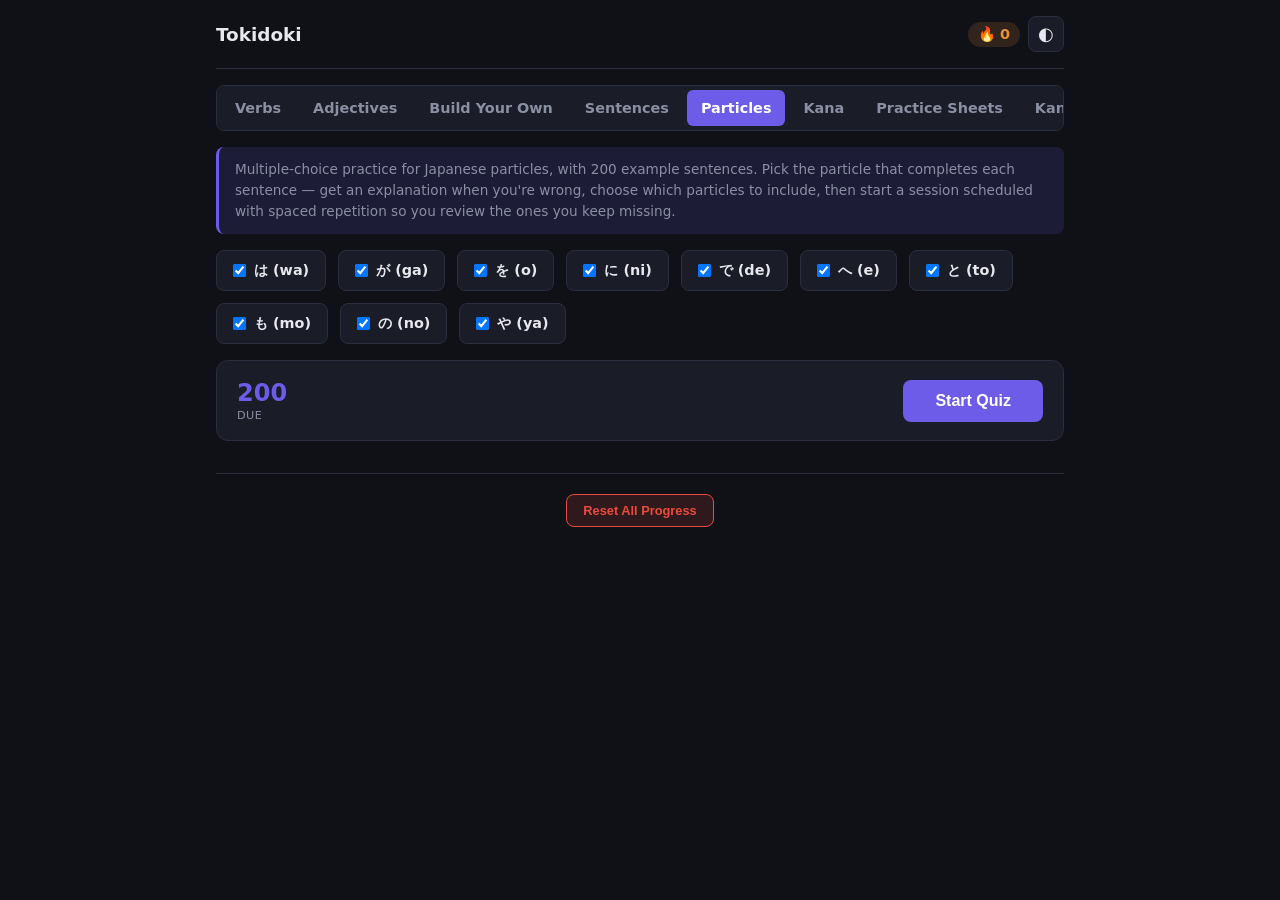
<file: particles-quiz.html>
<!DOCTYPE html>
<html lang="en">
<head>
  <meta charset="UTF-8">
  <meta name="viewport" id="viewport-meta" content="width=device-width, initial-scale=1.0">
  <title>Japanese Particle Quiz — は, が, を, に, で | Tokidoki</title>
  <meta name="description" content="Free multiple-choice quiz for Japanese particles — は, が, を, に, で, へ, と, も, の, and や. Pick which particle fits each sentence, with spaced repetition so you drill the ones you keep missing.">
  <meta property="og:title" content="Japanese Particle Quiz | Tokidoki">
  <meta property="og:description" content="Practice は, が, を, に, で, へ, と, も, の and や with a self-graded multiple-choice quiz. No login required.">
  <meta property="og:type" content="website">
  <meta property="og:url" content="https://tokidoki.meertens.dev/particles-quiz.html">
  <meta name="twitter:card" content="summary">
  <meta name="twitter:title" content="Japanese Particle Quiz | Tokidoki">
  <meta name="twitter:description" content="Practice は, が, を, に, で, へ, と, も, の and や with a self-graded multiple-choice quiz.">
  <link rel="canonical" href="https://tokidoki.meertens.dev/particles-quiz.html">
  <link rel="stylesheet" href="style.css">
  <!-- Google tag (gtag.js) -->
  <script async src="https://www.googletagmanager.com/gtag/js?id=G-XXWYNZC7YH"></script>
  <script>
    window.dataLayer = window.dataLayer || [];
    function gtag(){dataLayer.push(arguments);}
    gtag('js', new Date());
    gtag('config', 'G-XXWYNZC7YH');
  </script>
</head>
<body data-mode="particles">
  <div id="app">

    <!-- Header -->
    <!-- Header (rendered by renderSharedChrome() in app.js) -->
    <div id="header-mount"></div>

    <!-- Screen: Particle Select -->
    <main id="screen-chapters" class="screen active">
      <nav class="mode-tabs">
        <a class="mode-tab" href="verbs.html">Verbs</a>
        <a class="mode-tab" href="adjectives.html">Adjectives</a>
        <a class="mode-tab" href="custom.html">Build Your Own</a>
        <a class="mode-tab" href="sentences.html">Sentences</a>
        <a class="mode-tab active" href="particles-quiz.html">Particles</a>
        <a class="mode-tab" href="kana.html">Kana</a>
        <a class="mode-tab" href="kanji.html">Practice Sheets</a>
        <a class="mode-tab" href="kanji-quiz.html">Kanji Quiz</a>
      </nav>
      <p class="tab-intro">
        Multiple-choice practice for Japanese particles, with 200 example sentences.
        Pick the particle that completes each sentence — get an explanation when
        you're wrong, choose which particles to include, then start a session
        scheduled with spaced repetition so you review the ones you keep missing.
      </p>
      <div class="kana-settings-row" id="particles-toggle-row"></div>
      <div class="kana-start-card">
        <div class="kana-start-info">
          <span class="stat-num" id="particles-due-count">0</span>
          <span class="stat-label">due</span>
        </div>
        <button id="btn-start-particles" class="btn-primary btn-start-custom">Start Quiz</button>
      </div>
      <div class="reset-section">
        <button id="btn-reset" class="btn-danger">Reset All Progress</button>
      </div>
    </main>

    <!-- Screen: Particle Quiz -->
    <main id="screen-particles" class="screen">
      <div class="study-toolbar">
        <div class="study-progress">
          <div class="study-progress-bar"><div id="particles-bar-fill" class="study-bar-fill"></div></div>
          <span id="particles-progress-text" class="study-progress-text">0 / 0</span>
        </div>
        <button id="btn-particles-undo" class="btn-undo hidden" aria-label="Undo last grade" title="Undo (Z)">↩ Undo</button>
      </div>
      <div id="save-indicator-particles" class="save-indicator">Saved</div>

      <div id="particles-card" class="card kana-card">
        <div class="kana-prompt-label">Which particle fits?</div>
        <div class="particle-sentence" id="particles-sentence">
          <span id="particles-before"></span>
          <span class="particle-blank" id="particles-blank">＿＿＿</span>
          <span id="particles-after"></span>
        </div>
        <div class="particle-en" id="particles-en"></div>

        <div class="particle-choices" id="particles-choices">
          <button class="particle-choice" data-choice-index="0"></button>
          <button class="particle-choice" data-choice-index="1"></button>
          <button class="particle-choice" data-choice-index="2"></button>
          <button class="particle-choice" data-choice-index="3"></button>
        </div>

        <div class="particle-explanation hidden" id="particles-explanation"></div>

        <div class="reveal-area hidden" id="particles-next-area">
          <button id="btn-particles-next" class="btn-reveal">Next</button>
          <span class="reveal-hint">Space = next</span>
        </div>
      </div>

      <div id="particles-session-complete" class="session-complete hidden">
        <div class="complete-icon">🎉</div>
        <h2>Session Complete!</h2>
        <div class="session-stats">
          <div class="stat"><span class="stat-num" id="particles-session-total">0</span><span class="stat-label">Sentences</span></div>
          <div class="stat"><span class="stat-num" id="particles-session-correct">0</span><span class="stat-label">Correct</span></div>
          <div class="stat"><span class="stat-num" id="particles-session-accuracy">0%</span><span class="stat-label">Accuracy</span></div>
        </div>
        <button id="btn-particles-back-to-chapters" class="btn-primary">Back to Chapters</button>
      </div>
    </main>

  </div>

  <script src="conjugator.js"></script>
  <script src="verbs.js"></script>
  <script src="kana.js"></script>
  <script src="kanji-quiz-data.js"></script>
  <script src="sentences-data.js"></script>
  <script src="particles-data.js"></script>
  <script src="app.js"></script>

  <!-- Static content for search engines -->
  <section id="seo-content" aria-hidden="true">
    <h2>Japanese Particle Quiz</h2>
    <p>
      Free, no-login multiple-choice quiz for Japanese particles — は, が, を, に, で,
      へ, と, も, の, and や — with 200 example sentences across the ten particles.
      Each question shows a sentence with one particle missing and its English
      translation; pick the particle that fits out of four choices and get graded
      instantly, with an explanation of the grammar rule whenever you get it wrong.
      Choose which particles to include so you can drill the ones you keep mixing
      up, like に vs で vs へ, or は vs が. Progress is scheduled with spaced
      repetition (SRS) per sentence, so you review what you find hardest instead
      of what you already know.
    </p>
  </section>
</body>
</html>
</file>
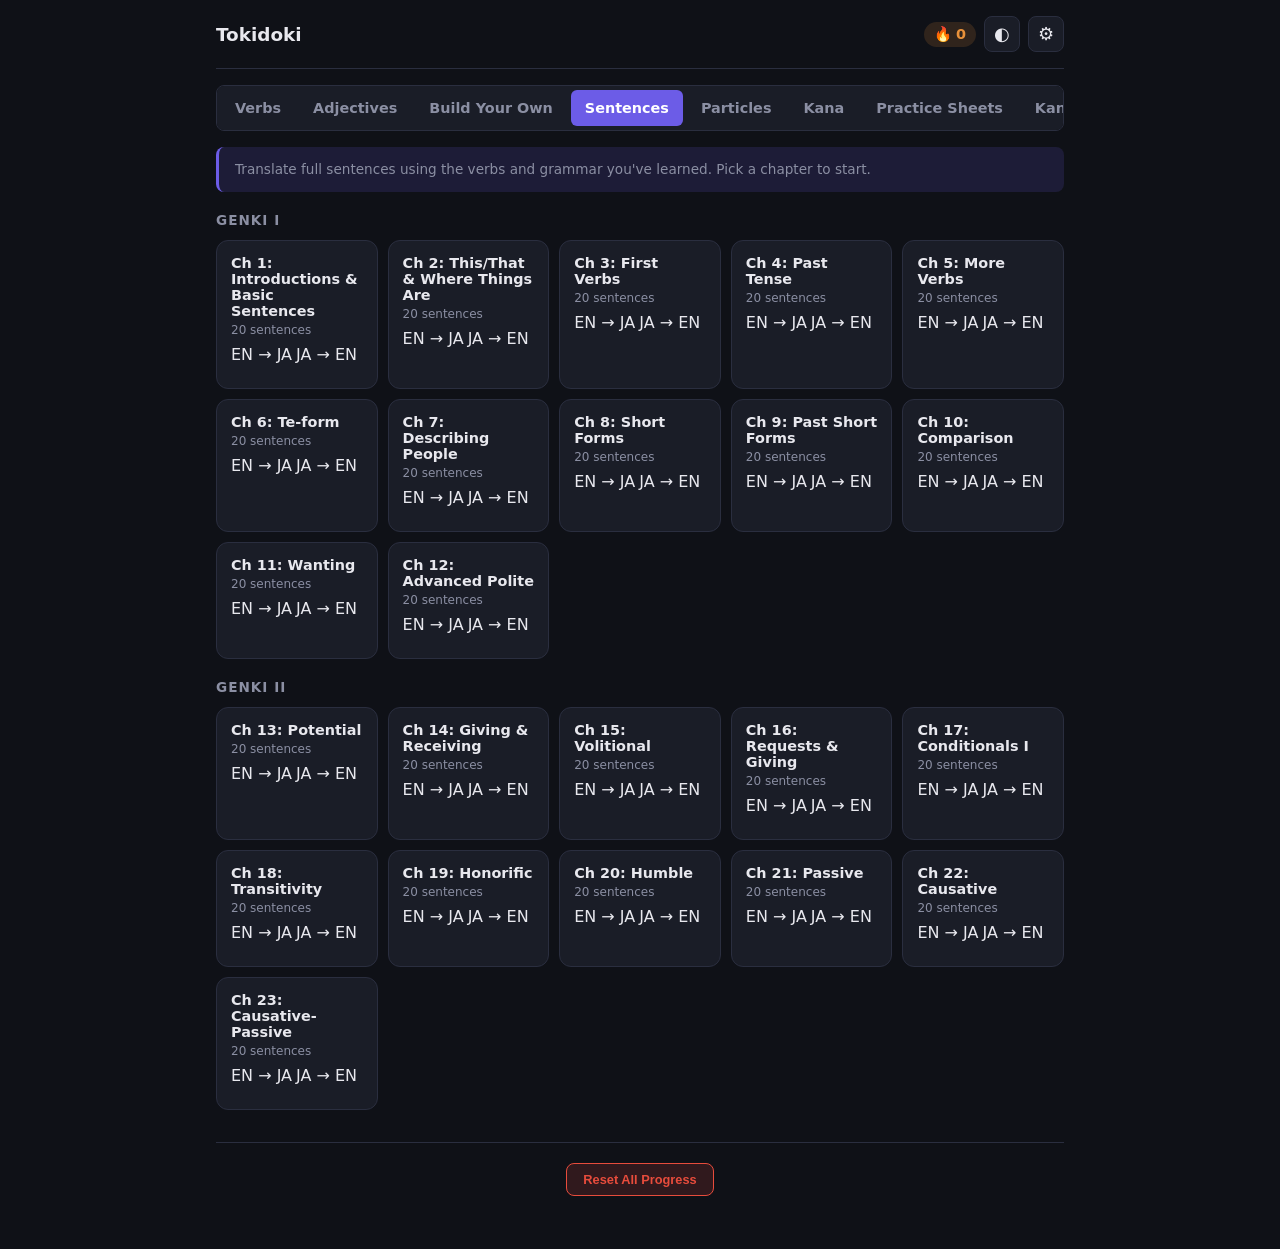
<file: sentences.html>
<!DOCTYPE html>
<html lang="en">
<head>
  <meta charset="UTF-8">
  <meta name="viewport" id="viewport-meta" content="width=device-width, initial-scale=1.0">
  <title>Japanese Sentence Translation Practice | Tokidoki</title>
  <meta name="description" content="Translate full Japanese sentences from Genki chapters 3–12. Practice both Japanese-to-English and English-to-Japanese, with optional furigana. Free, no login.">
  <meta property="og:title" content="Japanese Sentence Translation Practice | Tokidoki">
  <meta property="og:description" content="Translate full Japanese sentences taken from Genki chapters 3–12, in either direction, with optional furigana readings.">
  <meta property="og:type" content="website">
  <meta property="og:url" content="https://tokidoki.meertens.dev/sentences.html">
  <meta name="twitter:card" content="summary">
  <meta name="twitter:title" content="Japanese Sentence Translation Practice | Tokidoki">
  <meta name="twitter:description" content="Translate full Japanese sentences taken from Genki chapters 3–12, in either direction, with optional furigana readings.">
  <link rel="canonical" href="https://tokidoki.meertens.dev/sentences.html">
  <link rel="stylesheet" href="style.css">
  <!-- Google tag (gtag.js) -->
  <script async src="https://www.googletagmanager.com/gtag/js?id=G-XXWYNZC7YH"></script>
  <script>
    window.dataLayer = window.dataLayer || [];
    function gtag(){dataLayer.push(arguments);}
    gtag('js', new Date());
    gtag('config', 'G-XXWYNZC7YH');
  </script>
</head>
<body data-mode="translate">
  <div id="app">

    <!-- Header -->
    <!-- Header (rendered by renderSharedChrome() in app.js) -->
    <div id="header-mount" data-settings></div>

    <!-- Screen: Chapter Select -->
    <main id="screen-chapters" class="screen active">
      <nav class="mode-tabs">
        <a class="mode-tab" href="verbs.html">Verbs</a>
        <a class="mode-tab" href="adjectives.html">Adjectives</a>
        <a class="mode-tab" href="custom.html">Build Your Own</a>
        <a class="mode-tab active" href="sentences.html">Sentences</a>
        <a class="mode-tab" href="particles-quiz.html">Particles</a>
        <a class="mode-tab" href="kana.html">Kana</a>
        <a class="mode-tab" href="kanji.html">Practice Sheets</a>
        <a class="mode-tab" href="kanji-quiz.html">Kanji Quiz</a>
      </nav>
      <div id="translate-panel">
        <p class="tab-intro">Translate full sentences using the verbs and grammar you've learned. Pick a chapter to start.</p>
        <h2 class="section-title">Genki I</h2>
        <div class="chapter-grid" id="translate-chapters-genki1"></div>
        <h2 class="section-title">Genki II</h2>
        <div class="chapter-grid" id="translate-chapters-genki2"></div>
      </div>
      <div class="reset-section">
        <button id="btn-reset" class="btn-danger">Reset All Progress</button>
      </div>
    </main>

    <!-- Screen: Study Session -->
    <main id="screen-study" class="screen">
      <div class="study-toolbar">
        <div class="study-progress">
          <div class="study-progress-bar"><div id="study-bar-fill" class="study-bar-fill"></div></div>
          <span id="study-progress-text" class="study-progress-text">0 / 0</span>
        </div>
        <button id="btn-undo" class="btn-undo hidden" aria-label="Undo last card" title="Undo (Z)">↩ Undo</button>
      </div>
      <div id="save-indicator" class="save-indicator">Saved</div>

      <input id="key-capture" class="key-capture" readonly aria-hidden="true" tabindex="-1">
      <div id="card-container" class="card-container">
        <div id="card" class="card">
          <!-- Front -->
          <div class="card-front" id="card-front">
            <div class="form-badge" id="card-form-badge"></div>
            <div class="card-kanji" id="card-kanji"></div>
            <div class="card-reading" id="card-reading"></div>
            <div class="card-meaning" id="card-meaning"></div>
            <div class="card-prompt" id="card-prompt"></div>
            <div class="card-context hidden" id="card-context"></div>
            <div class="card-example-sentence-front hidden" id="card-example-sentence-front"></div>
            <div class="hint-area hidden" id="hint-area"></div>
            <div class="reveal-area" id="reveal-area">
              <div class="reveal-buttons">
                <button id="btn-hint" class="btn-hint">Hint <span class="grade-key">H</span></button>
                <button id="btn-reveal" class="btn-reveal">Show Answer</button>
              </div>
              <span class="reveal-hint">Space = show answer</span>
            </div>
            <div class="typing-area hidden" id="typing-area">
              <div class="answer-area">
                <input type="text" id="answer-input" class="answer-input" placeholder="Type in hiragana..." autocomplete="off" autocorrect="off" autocapitalize="off" spellcheck="false" lang="ja">
                <button id="btn-check" class="btn-primary">Check</button>
              </div>
              <div class="typing-buttons">
                <button id="btn-hint-typing" class="btn-hint">Hint <span class="grade-key">H</span></button>
                <button id="btn-show" class="btn-secondary">Show Answer</button>
              </div>
            </div>
          </div>
          <!-- Back -->
          <div class="card-back hidden" id="card-back">
            <div class="form-badge" id="card-form-badge-back"></div>
            <div class="card-kanji" id="card-kanji-back"></div>
            <div class="card-reading" id="card-reading-back"></div>
            <div class="card-meaning" id="card-meaning-back"></div>
            <div class="card-conjugated" id="card-conjugated"></div>
            <div class="result-area">
              <div id="result-icon" class="result-icon hidden"></div>
              <div id="result-row-user" class="result-row hidden">
                <span class="result-label">Your answer:</span>
                <span id="user-answer" class="user-answer"></span>
              </div>
              <div class="result-row">
                <span class="result-label">Correct:</span>
                <span id="correct-answer" class="correct-answer"></span>
              </div>
              <div class="result-row">
                <span class="result-label">Explanation:</span>
                <span id="card-hint-explanation" class="correct-answer"></span>
              </div>
            </div>
            <div class="card-explanation" id="card-explanation"></div>
            <div class="hint-area-back" id="hint-area-back"></div>
            <div class="card-example-sentence" id="card-example-sentence"></div>
            <div class="grade-buttons">
              <button class="btn-grade btn-again" data-grade="1"><span class="grade-key">1</span> Again</button>
              <button class="btn-grade btn-easy" data-grade="4"><span class="grade-key">2</span> Easy</button>
            </div>
          </div>
        </div>
      </div>

      <div id="session-complete" class="session-complete hidden">
        <div class="complete-icon">🎉</div>
        <h2>Session Complete!</h2>
        <div class="session-stats">
          <div class="stat"><span class="stat-num" id="session-total">0</span><span class="stat-label">Cards</span></div>
          <div class="stat"><span class="stat-num" id="session-correct">0</span><span class="stat-label">Correct</span></div>
          <div class="stat"><span class="stat-num" id="session-accuracy">0%</span><span class="stat-label">Accuracy</span></div>
        </div>
        <button id="btn-back-to-chapters" class="btn-primary">Back to Chapters</button>
      </div>
    </main>

    <!-- Settings Overlay (rendered by renderSharedChrome() in app.js) -->
    <div id="settings-mount"></div>

  </div>

  <script src="conjugator.js"></script>
  <script src="verbs.js"></script>
  <script src="kana.js"></script>
  <script src="kanji-quiz-data.js"></script>
  <script src="sentences-data.js"></script>
  <script src="app.js"></script>

  <!-- Static content for search engines -->
  <section id="seo-content" aria-hidden="true">
    <h2>Japanese Sentence Translation Practice</h2>
    <p>
      Translate full Japanese sentences taken from Genki chapters 3–12. Toggle between
      Japanese-to-English and English-to-Japanese modes, with optional furigana readings
      above kanji. A good way to practice grammar and vocabulary together, not just
      isolated conjugation forms.
    </p>
  </section>
</body>
</html>
</file>
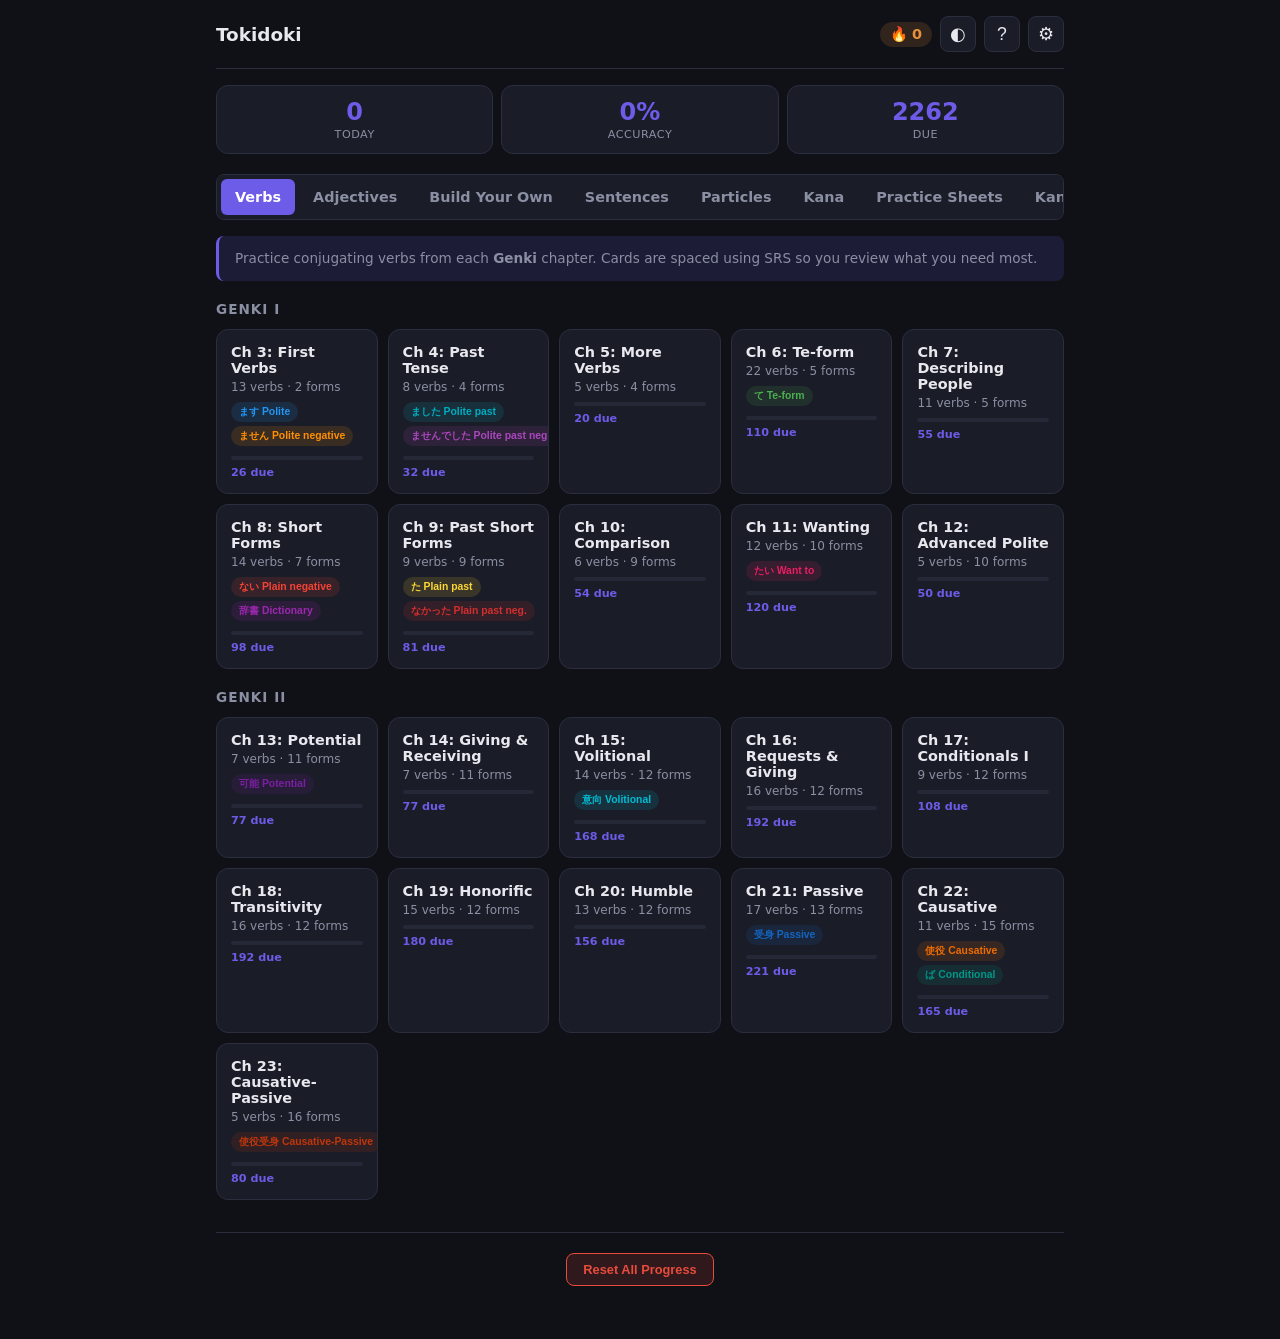
<file: verbs.html>
<!DOCTYPE html>
<html lang="en">
<head>
  <meta charset="UTF-8">
  <meta name="viewport" id="viewport-meta" content="width=device-width, initial-scale=1.0">
  <title>Verb Conjugation Practice — Genki I &amp; II | Tokidoki</title>
  <meta name="description" content="Practice Japanese verb conjugation — masu-form, て-form, potential, passive, and more — chapter by chapter from Genki I &amp; II, with spaced repetition. Free, no login.">
  <meta property="og:title" content="Verb Conjugation Practice — Genki I &amp; II | Tokidoki">
  <meta property="og:description" content="Drill Japanese verb conjugations chapter by chapter using spaced repetition. Covers all Genki I &amp; II forms — free and no login required.">
  <meta property="og:type" content="website">
  <meta property="og:url" content="https://tokidoki.meertens.dev/verbs.html">
  <meta name="twitter:card" content="summary">
  <meta name="twitter:title" content="Verb Conjugation Practice — Genki I &amp; II | Tokidoki">
  <meta name="twitter:description" content="Free SRS flashcard drills for Genki verb conjugations. Practice masu, て-form, potential, passive, and more.">
  <link rel="canonical" href="https://tokidoki.meertens.dev/verbs.html">
  <link rel="stylesheet" href="style.css">
  <!-- Google tag (gtag.js) -->
  <script async src="https://www.googletagmanager.com/gtag/js?id=G-XXWYNZC7YH"></script>
  <script>
    window.dataLayer = window.dataLayer || [];
    function gtag(){dataLayer.push(arguments);}
    gtag('js', new Date());
    gtag('config', 'G-XXWYNZC7YH');
  </script>
</head>
<body data-mode="verbs">
  <div id="app">

    <!-- Header (rendered by renderSharedChrome() in app.js) -->
    <div id="header-mount" data-ref data-settings></div>

    <!-- Screen: Chapter Select -->
    <main id="screen-chapters" class="screen active">
      <div class="stats-bar">
        <div class="stat"><span class="stat-num" id="today-reviewed">0</span><span class="stat-label">Today</span></div>
        <div class="stat"><span class="stat-num" id="today-accuracy">0%</span><span class="stat-label">Accuracy</span></div>
        <div class="stat"><span class="stat-num" id="cards-due">0</span><span class="stat-label">Due</span></div>
      </div>
      <nav class="mode-tabs">
        <a class="mode-tab active" href="verbs.html">Verbs</a>
        <a class="mode-tab" href="adjectives.html">Adjectives</a>
        <a class="mode-tab" href="custom.html">Build Your Own</a>
        <a class="mode-tab" href="sentences.html">Sentences</a>
        <a class="mode-tab" href="particles-quiz.html">Particles</a>
        <a class="mode-tab" href="kana.html">Kana</a>
        <a class="mode-tab" href="kanji.html">Practice Sheets</a>
        <a class="mode-tab" href="kanji-quiz.html">Kanji Quiz</a>
      </nav>
      <div id="verb-chapters">
        <p class="tab-intro">Practice conjugating verbs from each <strong>Genki</strong> chapter. Cards are spaced using SRS so you review what you need most.</p>
        <h2 class="section-title">Genki I</h2>
        <div class="chapter-grid" id="chapters-genki1"></div>
        <h2 class="section-title">Genki II</h2>
        <div class="chapter-grid" id="chapters-genki2"></div>
      </div>
      <div class="reset-section">
        <button id="btn-reset" class="btn-danger">Reset All Progress</button>
      </div>
    </main>

    <!-- Screen: Study Session -->
    <main id="screen-study" class="screen">
      <div class="study-toolbar">
        <div class="study-progress">
          <div class="study-progress-bar"><div id="study-bar-fill" class="study-bar-fill"></div></div>
          <span id="study-progress-text" class="study-progress-text">0 / 0</span>
        </div>
        <button id="btn-undo" class="btn-undo hidden" aria-label="Undo last card" title="Undo (Z)">↩ Undo</button>
      </div>
      <div id="save-indicator" class="save-indicator">Saved</div>

      <input id="key-capture" class="key-capture" readonly aria-hidden="true" tabindex="-1">
      <div id="card-container" class="card-container">
        <div id="card" class="card">
          <!-- Front -->
          <div class="card-front" id="card-front">
            <div class="form-badge" id="card-form-badge"></div>
            <div class="card-kanji" id="card-kanji"></div>
            <div class="card-reading" id="card-reading"></div>
            <div class="card-meaning" id="card-meaning"></div>
            <div class="card-prompt" id="card-prompt"></div>
            <div class="card-context hidden" id="card-context"></div>
            <div class="card-example-sentence-front hidden" id="card-example-sentence-front"></div>
            <div class="hint-area hidden" id="hint-area"></div>
            <div class="reveal-area" id="reveal-area">
              <div class="reveal-buttons">
                <button id="btn-hint" class="btn-hint">Hint <span class="grade-key">H</span></button>
                <button id="btn-reveal" class="btn-reveal">Show Answer</button>
              </div>
              <span class="reveal-hint">Space = show answer</span>
            </div>
            <div class="typing-area hidden" id="typing-area">
              <div class="answer-area">
                <input type="text" id="answer-input" class="answer-input" placeholder="Type in hiragana..." autocomplete="off" autocorrect="off" autocapitalize="off" spellcheck="false" lang="ja">
                <button id="btn-check" class="btn-primary">Check</button>
              </div>
              <div class="typing-buttons">
                <button id="btn-hint-typing" class="btn-hint">Hint <span class="grade-key">H</span></button>
                <button id="btn-show" class="btn-secondary">Show Answer</button>
              </div>
            </div>
          </div>
          <!-- Back -->
          <div class="card-back hidden" id="card-back">
            <div class="form-badge" id="card-form-badge-back"></div>
            <div class="card-kanji" id="card-kanji-back"></div>
            <div class="card-reading" id="card-reading-back"></div>
            <div class="card-meaning" id="card-meaning-back"></div>
            <div class="card-conjugated" id="card-conjugated"></div>
            <div class="result-area">
              <div id="result-icon" class="result-icon hidden"></div>
              <div id="result-row-user" class="result-row hidden">
                <span class="result-label">Your answer:</span>
                <span id="user-answer" class="user-answer"></span>
              </div>
              <div class="result-row">
                <span class="result-label">Correct:</span>
                <span id="correct-answer" class="correct-answer"></span>
              </div>
              <div class="result-row">
                <span class="result-label">Explanation:</span>
                <span id="card-hint-explanation" class="correct-answer"></span>
              </div>
            </div>
            <div class="card-explanation" id="card-explanation"></div>
            <div class="hint-area-back" id="hint-area-back"></div>
            <div class="card-example-sentence" id="card-example-sentence"></div>
            <div class="grade-buttons">
              <button class="btn-grade btn-again" data-grade="1"><span class="grade-key">1</span> Again</button>
              <button class="btn-grade btn-easy" data-grade="4"><span class="grade-key">2</span> Easy</button>
            </div>
          </div>
        </div>
      </div>

      <div id="session-complete" class="session-complete hidden">
        <div class="complete-icon">🎉</div>
        <h2>Session Complete!</h2>
        <div class="session-stats">
          <div class="stat"><span class="stat-num" id="session-total">0</span><span class="stat-label">Cards</span></div>
          <div class="stat"><span class="stat-num" id="session-correct">0</span><span class="stat-label">Correct</span></div>
          <div class="stat"><span class="stat-num" id="session-accuracy">0%</span><span class="stat-label">Accuracy</span></div>
        </div>
        <button id="btn-back-to-chapters" class="btn-primary">Back to Chapters</button>
      </div>
    </main>

    <!-- Settings Overlay (rendered by renderSharedChrome() in app.js) -->
    <div id="settings-mount"></div>

    <!-- Reference Overlay (rendered by renderSharedChrome() in app.js) -->
    <div id="ref-mount"></div>

  </div>

  <script src="conjugator.js"></script>
  <script src="verbs.js"></script>
  <script src="kana.js"></script>
  <script src="kanji-quiz-data.js"></script>
  <script src="sentences-data.js"></script>
  <script src="app.js"></script>

  <!-- Static content for search engines -->
  <section id="seo-content" aria-hidden="true">
    <h2>Japanese Verb Conjugation Practice — Genki I &amp; II</h2>
    <p>
      Work through chapters 3–23 of Genki I and II. Each chapter introduces the conjugation
      forms taught in that unit — starting with the <strong>masu-form</strong> and
      <strong>masu-negative</strong>, then adding <strong>te-form</strong>,
      <strong>ta-form</strong>, <strong>nai-form</strong>, <strong>dictionary form</strong>,
      <strong>tai-form</strong>, <strong>potential</strong>, <strong>volitional</strong>,
      <strong>passive</strong>, <strong>causative</strong>, <strong>ba-conditional</strong>,
      and <strong>causative-passive</strong>. Both godan (u-verb) and ichidan (ru-verb)
      conjugation patterns are covered, along with the irregular verbs する and くる.
    </p>
    <p>
      Cards are scheduled with <strong>spaced repetition (SRS)</strong> so you review what
      you need most, not what you already know. Free, no login required.
    </p>
  </section>
</body>
</html>
</file>
<file: style.css>
:root {
  --bg: #0f1117;
  --bg-card: #1a1d27;
  --bg-card-hover: #22263a;
  --bg-input: #252836;
  --text: #e8e8ee;
  --text-dim: #8b8fa3;
  --text-muted: #555a6e;
  --border: #2a2e3f;
  --accent: #6c5ce7;
  --accent-dim: rgba(108, 92, 231, 0.15);
  --green: #00b894;
  --green-dim: rgba(0, 184, 148, 0.15);
  --red: #e74c3c;
  --red-dim: rgba(231, 76, 60, 0.15);
  --orange: #e8913a;
  --orange-dim: rgba(232, 145, 58, 0.15);
  --blue: #4a90d9;
  --blue-dim: rgba(74, 144, 217, 0.15);
  --radius: 12px;
  --radius-sm: 8px;
  --shadow: 0 2px 16px rgba(0,0,0,0.3);
  --font: 'Segoe UI', system-ui, -apple-system, sans-serif;
  --font-jp: 'Hiragino Kaku Gothic Pro', 'Yu Gothic', 'Meiryo', sans-serif;
  --transition: 0.2s ease;
}

[data-theme="light"] {
  --bg: #f5f6fa;
  --bg-card: #ffffff;
  --bg-card-hover: #f0f1f6;
  --bg-input: #eef0f5;
  --text: #1a1d27;
  --text-dim: #555a6e;
  --text-muted: #8b8fa3;
  --border: #dfe1e8;
  --shadow: 0 2px 16px rgba(0,0,0,0.08);
}

* { margin: 0; padding: 0; box-sizing: border-box; }

#seo-content { position: absolute; width: 1px; height: 1px; overflow: hidden; clip: rect(0,0,0,0); white-space: nowrap; }

html { font-size: 16px; }

body {
  font-family: var(--font);
  background: var(--bg);
  color: var(--text);
  min-height: 100dvh;
  transition: background var(--transition), color var(--transition);
}

#app {
  max-width: 880px;
  margin: 0 auto;
  padding: 0 16px 32px;
}

/* Header */
#header {
  display: flex;
  align-items: center;
  justify-content: space-between;
  padding: 16px 0;
  position: sticky;
  top: 0;
  background: var(--bg);
  z-index: 100;
  border-bottom: 1px solid var(--border);
  margin-bottom: 16px;
}

.header-left {
  display: flex;
  align-items: center;
  gap: 8px;
  min-width: 0;
}

.header-right {
  display: flex;
  align-items: center;
  gap: 8px;
  flex-shrink: 0;
}

#header-title {
  font-size: 1.15rem;
  font-weight: 700;
  white-space: nowrap;
  overflow: hidden;
  text-overflow: ellipsis;
}

.header-title-link, .header-title-link:visited {
  color: inherit;
  text-decoration: none;
}

.icon-btn {
  background: var(--bg-card);
  border: 1px solid var(--border);
  color: var(--text);
  width: 36px;
  height: 36px;
  border-radius: var(--radius-sm);
  cursor: pointer;
  font-size: 1.1rem;
  display: flex;
  align-items: center;
  justify-content: center;
  transition: all var(--transition);
}

.icon-btn:hover { background: var(--bg-card-hover); }

.streak-badge {
  display: flex;
  align-items: center;
  gap: 4px;
  font-size: 0.9rem;
  font-weight: 600;
  padding: 4px 10px;
  background: var(--orange-dim);
  border-radius: 20px;
  color: var(--orange);
}

/* Screens */
.screen { display: none; }
.screen.active { display: block; }

/* Tab intro */
.tab-intro {
  color: var(--text-dim);
  font-size: 0.85rem;
  line-height: 1.55;
  margin: 0 0 16px;
  padding: 12px 16px;
  background: var(--accent-dim);
  border-left: 3px solid var(--accent);
  border-radius: var(--radius-sm);
}

/* Stats bar */
.stats-bar {
  display: flex;
  gap: 8px;
  margin-bottom: 20px;
}

.stat {
  flex: 1;
  background: var(--bg-card);
  border: 1px solid var(--border);
  border-radius: var(--radius);
  padding: 12px;
  text-align: center;
}

.stat-num {
  display: block;
  font-size: 1.5rem;
  font-weight: 700;
  color: var(--accent);
}

.stat-label {
  display: block;
  font-size: 0.7rem;
  color: var(--text-dim);
  margin-top: 2px;
  text-transform: uppercase;
  letter-spacing: 0.5px;
}

/* Section title */
.section-title {
  font-size: 0.85rem;
  text-transform: uppercase;
  letter-spacing: 1px;
  color: var(--text-dim);
  margin: 20px 0 12px;
}

/* Mode tabs (Verbs / Adjectives) */
.mode-tabs {
  display: flex;
  gap: 4px;
  margin-bottom: 16px;
  background: var(--bg-card);
  border-radius: var(--radius-sm);
  padding: 4px;
  border: 1px solid var(--border);
  /* More tabs than fit a narrow viewport scroll horizontally instead of
     silently overflowing the container — flex-shrink alone can't get a
     tab below its own text's min-content width. */
  overflow-x: auto;
  -webkit-overflow-scrolling: touch;
  scrollbar-width: none;
}

.mode-tabs::-webkit-scrollbar { display: none; }

.mode-tab, .mode-tab:visited {
  flex: 0 0 auto;
  padding: 10px 14px;
  border: none;
  border-radius: 6px;
  background: transparent;
  color: var(--text-dim);
  font-size: 0.9rem;
  font-weight: 700;
  cursor: pointer;
  transition: all var(--transition);
  text-decoration: none;
  text-align: center;
  white-space: nowrap;
}

.mode-tab.active, .mode-tab.active:visited {
  background: var(--accent);
  color: #fff;
}

.mode-tab:hover:not(.active) {
  background: var(--bg-card-hover);
}

/* Chapter grid */
.chapter-grid {
  display: grid;
  grid-template-columns: repeat(auto-fill, minmax(160px, 1fr));
  gap: 10px;
}

.chapter-card, a.chapter-card, a.chapter-card:visited {
  background: var(--bg-card);
  border: 1px solid var(--border);
  border-radius: var(--radius);
  padding: 14px;
  cursor: pointer;
  transition: all var(--transition);
  position: relative;
  overflow: hidden;
  display: block;
  color: inherit;
  text-decoration: none;
}

.chapter-card:hover {
  background: var(--bg-card-hover);
  transform: translateY(-2px);
  box-shadow: var(--shadow);
}

.chapter-card-title {
  font-size: 0.9rem;
  font-weight: 600;
  margin-bottom: 4px;
}

.chapter-card-sub {
  font-size: 0.75rem;
  color: var(--text-dim);
  margin-bottom: 8px;
}

.chapter-card-forms {
  display: flex;
  flex-wrap: wrap;
  gap: 4px;
  margin-bottom: 10px;
}

.form-pill {
  font-family: var(--font-jp);
  font-size: 0.65rem;
  padding: 3px 8px;
  border-radius: 10px;
  font-weight: 700;
  letter-spacing: 0;
  white-space: nowrap;
}

.chapter-progress {
  height: 4px;
  background: var(--bg-input);
  border-radius: 2px;
  overflow: hidden;
}

.chapter-progress-fill {
  height: 100%;
  background: var(--green);
  border-radius: 2px;
  transition: width 0.4s ease;
}

.chapter-card-due {
  font-size: 0.7rem;
  color: var(--accent);
  margin-top: 6px;
  font-weight: 600;
}

.chapter-card-due:empty {
  display: none;
}

.chapter-card-links {
  display: flex;
  flex-direction: column;
  gap: 4px;
  margin-top: 8px;
}

.chapter-card-links a, .chapter-card-links a:visited {
  font-size: 0.75rem;
  font-weight: 600;
  color: var(--accent);
  text-decoration: none;
}

.chapter-card-links a:hover {
  text-decoration: underline;
}

/* Study screen */
.study-toolbar {
  display: flex;
  align-items: center;
  gap: 10px;
  margin-bottom: 16px;
}

.study-progress {
  display: flex;
  align-items: center;
  gap: 12px;
  flex: 1;
}

.study-progress-bar {
  flex: 1;
  height: 6px;
  background: var(--bg-input);
  border-radius: 3px;
  overflow: hidden;
}

.study-bar-fill {
  height: 100%;
  background: var(--accent);
  border-radius: 3px;
  transition: width 0.3s ease;
}

.study-progress-text {
  font-size: 0.8rem;
  color: var(--text-dim);
  white-space: nowrap;
}

.btn-undo {
  display: flex;
  align-items: center;
  gap: 4px;
  padding: 6px 12px;
  border: 1px solid var(--border);
  border-radius: var(--radius-sm);
  background: var(--bg-card);
  color: var(--text-dim);
  font-size: 0.8rem;
  font-weight: 600;
  cursor: pointer;
  transition: all var(--transition);
  white-space: nowrap;
  flex-shrink: 0;
}

.btn-undo:hover {
  background: var(--bg-card-hover);
  color: var(--text);
  border-color: var(--accent);
}

.save-indicator {
  text-align: center;
  font-size: 0.7rem;
  color: var(--green);
  padding: 4px 0;
  font-weight: 600;
  letter-spacing: 0.5px;
  text-transform: uppercase;
  opacity: 0;
  transition: opacity 0.3s ease;
}

.save-indicator.show {
  opacity: 1;
}

/* Card */
.card-container {
  perspective: 1000px;
}

.card {
  background: color-mix(in srgb, var(--form-color, var(--accent)) 8%, var(--bg-card));
  border: 1px solid var(--border);
  border-left: 5px solid var(--form-color, var(--accent));
  border-right: 5px solid transparent;
  border-radius: var(--radius);
  padding: 28px 24px;
  box-shadow: var(--shadow);
  min-height: 340px;
  display: flex;
  flex-direction: column;
  transition: background 0.3s ease, border-color 0.3s ease;
  /* #app is wider than a flashcard should be (it needs the room for the
     mode-tabs nav to fit without scrolling) — cap and center the card
     itself so it stays a comfortable reading width instead of stretching. */
  max-width: 600px;
  margin-left: auto;
  margin-right: auto;
}

.card.negative-form {
  border-right-color: #e74c3c;
}

.card-front, .card-back {
  display: flex;
  flex-direction: column;
  align-items: center;
  gap: 12px;
  flex: 1;
}

.form-badge {
  display: inline-flex;
  align-items: center;
  gap: 6px;
  padding: 6px 14px;
  border-radius: 24px;
  font-size: 0.8rem;
  font-weight: 700;
  letter-spacing: 0.3px;
  border: 2px solid currentColor;
  white-space: nowrap;
}

.form-badge .form-symbol {
  font-family: var(--font-jp);
  font-size: 0.95rem;
  font-weight: 800;
  line-height: 1;
}

.card-kanji {
  font-family: var(--font-jp);
  font-size: 2.8rem;
  font-weight: 700;
  line-height: 1.2;
  text-align: center;
}

.card-reading {
  font-family: var(--font-jp);
  font-size: 1.1rem;
  color: var(--text-dim);
}

.card-meaning {
  font-size: 0.95rem;
  color: var(--text-dim);
  text-align: center;
}

.card-conjugated {
  font-family: var(--font-jp);
  font-size: 1.8rem;
  font-weight: 700;
  text-align: center;
  line-height: 1.3;
}

.conjugation-stem {
  color: var(--text-muted);
}

.conjugation-changed {
  color: var(--text);
}

.conjugation-ending {
  color: var(--form-color, var(--accent));
}

.card-prompt {
  font-size: 1rem;
  font-weight: 600;
  color: var(--form-color, var(--accent));
  text-align: center;
  margin-top: 4px;
}

.card-context {
  font-size: 1.15rem;
  color: var(--text-muted);
  font-style: italic;
  text-align: center;
  margin-top: -4px;
}

.neg-highlight {
  color: #e74c3c;
  font-weight: 700;
}

.card-context.context-prominent {
  font-size: 1.5rem;
  color: var(--text);
  font-style: normal;
  font-weight: 600;
  margin-top: 16px;
  margin-bottom: 8px;
  line-height: 1.4;
}

/* Reveal area (default mode) */
.hint-area {
  margin-top: 12px;
  padding: 12px 16px;
  border-radius: var(--radius-sm);
  background: var(--bg-card-hover, rgba(128,128,128,0.08));
  border-left: 3px solid var(--form-color, var(--accent));
  font-size: 0.88rem;
  line-height: 1.6;
  color: var(--text);
  text-align: left;
}

.hint-area .hint-label {
  font-weight: 700;
  color: var(--text-dim);
  font-size: 0.75rem;
  text-transform: uppercase;
  letter-spacing: 0.04em;
  margin-bottom: 4px;
}

.hint-area .hint-step {
  margin: 2px 0;
}

.reveal-area {
  display: flex;
  flex-direction: column;
  align-items: center;
  gap: 8px;
  margin-top: 16px;
}

.reveal-buttons, .typing-buttons {
  display: flex;
  gap: 10px;
  align-items: center;
  margin-top: 8px;
}

.btn-hint {
  padding: 14px 24px;
  border-radius: var(--radius-sm);
  font-size: 0.9rem;
  font-weight: 700;
  cursor: pointer;
  border: 2px solid var(--border);
  background: transparent;
  color: var(--text-dim);
  transition: all var(--transition);
}

.btn-hint:hover { border-color: var(--accent); color: var(--accent); transform: translateY(-1px); }
.btn-hint:disabled { opacity: 0.4; cursor: default; transform: none; }

.btn-reveal {
  padding: 14px 40px;
  border-radius: var(--radius-sm);
  font-size: 1rem;
  font-weight: 700;
  cursor: pointer;
  border: none;
  background: var(--accent);
  color: #fff;
  transition: all var(--transition);
}

.btn-reveal:hover { filter: brightness(1.1); transform: translateY(-1px); }

.reveal-hint {
  font-size: 0.75rem;
  color: var(--text-muted);
}

/* Answer */
.answer-area {
  display: flex;
  gap: 8px;
  width: 100%;
  max-width: 360px;
  margin-top: 8px;
}

.answer-input {
  flex: 1;
  padding: 10px 14px;
  font-size: 1.15rem;
  font-family: var(--font-jp);
  background: var(--bg-input);
  border: 2px solid var(--border);
  border-radius: var(--radius-sm);
  color: var(--text);
  outline: none;
  transition: border-color var(--transition);
}

.answer-input:focus {
  border-color: var(--accent);
}

.answer-input.correct {
  border-color: var(--green);
  background: var(--green-dim);
}

.answer-input.incorrect {
  border-color: var(--red);
  background: var(--red-dim);
}

/* Buttons */
.btn-primary, .btn-secondary {
  padding: 10px 20px;
  border-radius: var(--radius-sm);
  font-size: 0.95rem;
  font-weight: 600;
  cursor: pointer;
  border: none;
  transition: all var(--transition);
}

.btn-primary {
  background: var(--accent);
  color: #fff;
}

.btn-primary:hover { filter: brightness(1.1); }

.btn-secondary {
  background: transparent;
  color: var(--text-dim);
  border: 1px solid var(--border);
}

.btn-secondary:hover { background: var(--bg-card-hover); color: var(--text); }

.btn-danger {
  padding: 8px 16px;
  border-radius: var(--radius-sm);
  font-size: 0.8rem;
  font-weight: 600;
  cursor: pointer;
  border: 1px solid var(--red);
  background: var(--red-dim);
  color: var(--red);
  transition: all var(--transition);
}

.btn-danger:hover { background: var(--red); color: #fff; }

/* Result area */
.result-area {
  width: 100%;
  max-width: 360px;
  text-align: center;
}

.result-icon {
  font-size: 2.5rem;
  margin-bottom: 8px;
}

.result-row {
  display: flex;
  justify-content: space-between;
  padding: 8px 0;
  border-bottom: 1px solid var(--border);
  font-size: 1rem;
}

.result-label {
  color: var(--text-dim);
}

.user-answer {
  font-family: var(--font-jp);
  font-weight: 600;
}

.correct-answer {
  font-family: var(--font-jp);
  font-weight: 600;
  color: var(--green);
}

/* Explanation */
.card-explanation {
  width: 100%;
  max-width: 360px;
  margin-top: 12px;
  padding: 12px 16px;
  background: var(--bg-input);
  border: 1px solid var(--border);
  border-radius: var(--radius-sm);
  font-size: 0.82rem;
  line-height: 1.6;
  color: var(--text-dim);
  animation: slideUp 0.3s ease;
}

.card-explanation .ex-rule {
  margin-bottom: 6px;
  color: var(--text);
}

.card-explanation .ex-steps {
  font-family: var(--font-jp);
  font-size: 0.95rem;
  color: var(--text);
  letter-spacing: 0.3px;
}

.card-explanation .ex-hl {
  color: var(--accent);
  font-weight: 700;
  background: color-mix(in srgb, var(--accent) 15%, transparent);
  padding: 1px 3px;
  border-radius: 3px;
}

/* Example sentence */
.card-example-sentence {
  width: 100%;
  max-width: 360px;
  margin-top: 14px;
  padding: 12px 16px;
  background: var(--card-bg);
  border: 1px solid var(--border);
  border-radius: var(--radius-sm);
  animation: slideUp 0.3s ease;
}

.card-example-sentence .example-label {
  font-size: 0.7rem;
  font-weight: 700;
  text-transform: uppercase;
  letter-spacing: 0.08em;
  color: var(--text-muted);
  margin-bottom: 6px;
}

.card-example-sentence .example-jp {
  font-family: var(--font-jp);
  font-size: 1.15rem;
  color: var(--text);
  margin-bottom: 4px;
  line-height: 2;
}

.card-example-sentence .example-jp rt {
  font-size: 0.55em;
  color: var(--text-dim);
}

.card-example-sentence .example-en {
  font-size: 0.9rem;
  color: var(--text-dim);
  font-style: italic;
  line-height: 1.4;
}

.card-example-sentence-front {
  width: 100%;
  max-width: 360px;
  margin-top: 14px;
  padding: 12px 16px;
  background: var(--card-bg);
  border: 1px solid var(--border);
  border-radius: var(--radius-sm);
  border-left: 3px solid var(--form-color, var(--accent));
}

.card-example-sentence-front .example-label {
  font-size: 0.7rem;
  font-weight: 700;
  text-transform: uppercase;
  letter-spacing: 0.08em;
  color: var(--text-muted);
  margin-bottom: 6px;
}

.card-example-sentence-front .example-jp {
  font-family: var(--font-jp);
  font-size: 1.15rem;
  color: var(--text);
  margin-bottom: 4px;
  line-height: 2;
}

.card-example-sentence-front .example-jp rt {
  font-size: 0.55em;
  color: var(--text-dim);
}

.card-example-sentence-front .example-en {
  font-size: 0.9rem;
  color: var(--text-dim);
  font-style: italic;
  line-height: 1.4;
}

.hint-area-back {
  margin-top: 12px;
  padding: 12px 16px;
  border-radius: var(--radius-sm);
  background: var(--bg-card-hover, rgba(128,128,128,0.08));
  border-left: 3px solid var(--form-color, var(--accent));
  font-size: 0.88rem;
  line-height: 1.6;
  color: var(--text);
  text-align: left;
  width: 100%;
  max-width: 360px;
}

.hint-area-back .hint-label {
  font-weight: 700;
  color: var(--text-dim);
  font-size: 0.75rem;
  text-transform: uppercase;
  letter-spacing: 0.04em;
  margin-bottom: 4px;
}

.hint-area-back .hint-step {
  margin: 2px 0;
}

.hint-area-back.hidden {
  display: none;
}

/* Grade buttons */
.grade-buttons {
  display: flex;
  gap: 8px;
  margin-top: 16px;
  flex-wrap: wrap;
  justify-content: center;
}

.btn-grade {
  flex: 1;
  min-width: 60px;
  padding: 10px 8px;
  border: none;
  border-radius: var(--radius-sm);
  font-size: 0.85rem;
  font-weight: 700;
  cursor: pointer;
  transition: all var(--transition);
  color: #fff;
  display: flex;
  align-items: center;
  justify-content: center;
  gap: 5px;
}

.grade-key {
  display: inline-flex;
  align-items: center;
  justify-content: center;
  width: 20px;
  height: 20px;
  border-radius: 4px;
  background: rgba(255,255,255,0.25);
  font-size: 0.7rem;
  font-weight: 800;
  line-height: 1;
  flex-shrink: 0;
}

.btn-again { background: #e74c3c; }
.btn-good  { background: #27ae60; }
.btn-easy  { background: #3498db; }

.btn-grade:hover { filter: brightness(1.15); transform: translateY(-1px); }

/* Confusing Kanji: multiple-choice quiz */
.confusable-choices {
  display: grid;
  grid-template-columns: 1fr 1fr;
  gap: 10px;
  margin-top: 24px;
  width: 100%;
}

.confusable-choice {
  display: flex;
  flex-direction: column;
  align-items: center;
  justify-content: center;
  gap: 4px;
  padding: 14px 12px;
  border: 1px solid var(--border);
  border-radius: var(--radius-sm);
  background: var(--bg-card);
  font-size: 0.95rem;
  font-weight: 600;
  cursor: pointer;
  transition: all var(--transition);
  color: var(--text);
}

.confusable-choice:hover:not(:disabled) {
  border-color: var(--accent);
  transform: translateY(-1px);
}

.confusable-choice:disabled {
  cursor: default;
}

.confusable-choice-kanji {
  font-family: var(--font-jp);
  font-size: 1.3rem;
  font-weight: 700;
  opacity: 0.85;
}

.confusable-choice.correct {
  background: #27ae60;
  border-color: #27ae60;
  color: #fff;
}

.confusable-choice.wrong {
  background: #e74c3c;
  border-color: #e74c3c;
  color: #fff;
}

@media (max-width: 480px) {
  .confusable-choices { grid-template-columns: 1fr; }
}

/* Particle quiz: fill-in-the-blank sentence + multiple-choice particles */
.particle-sentence {
  font-family: var(--font-jp);
  font-size: 1.5rem;
  font-weight: 700;
  line-height: 1.8;
  text-align: center;
}

.particle-blank {
  display: inline-block;
  color: var(--accent);
  letter-spacing: -2px;
}

.particle-en {
  margin-top: 10px;
  font-size: 0.95rem;
  color: var(--text-dim);
  text-align: center;
}

.particle-choices {
  display: grid;
  grid-template-columns: 1fr 1fr;
  gap: 10px;
  margin-top: 24px;
  width: 100%;
}

.particle-choice {
  padding: 14px 12px;
  border: 1px solid var(--border);
  border-radius: var(--radius-sm);
  background: var(--bg-card);
  font-family: var(--font-jp);
  font-size: 1.3rem;
  font-weight: 700;
  cursor: pointer;
  transition: all var(--transition);
  color: var(--text);
}

.particle-choice:hover:not(:disabled) {
  border-color: var(--accent);
  transform: translateY(-1px);
}

.particle-choice:disabled {
  cursor: default;
}

.particle-choice.correct {
  background: #27ae60;
  border-color: #27ae60;
  color: #fff;
}

.particle-choice.wrong {
  background: #e74c3c;
  border-color: #e74c3c;
  color: #fff;
}

@media (max-width: 480px) {
  .particle-choices { grid-template-columns: 1fr; }
}

.particle-explanation {
  margin-top: 16px;
  padding: 12px 14px;
  background: var(--bg-input);
  border: 1px solid var(--border);
  border-left: 3px solid var(--accent);
  border-radius: var(--radius-sm);
  font-size: 0.9rem;
  line-height: 1.5;
  color: var(--text);
}

/* Confusable kanji browse page */
.confusable-group-grid {
  display: grid;
  grid-template-columns: repeat(auto-fill, minmax(260px, 1fr));
  gap: 12px;
}

.confusable-group-card {
  background: var(--bg-card);
  border: 1px solid var(--border);
  border-radius: var(--radius);
  padding: 14px;
}

.confusable-group-meta {
  font-size: 0.7rem;
  color: var(--text-dim);
  text-transform: uppercase;
  letter-spacing: 0.5px;
  margin-bottom: 10px;
}

.confusable-group-kanji-list {
  display: flex;
  flex-wrap: wrap;
  gap: 8px;
}

.confusable-kanji-item {
  display: flex;
  flex-direction: column;
  align-items: center;
  min-width: 64px;
  padding: 8px 6px;
  background: var(--bg-input);
  border-radius: var(--radius-sm);
}

.confusable-kanji-glyph {
  font-family: var(--font-jp);
  font-size: 2rem;
  line-height: 1;
}

.confusable-kanji-meaning {
  font-size: 0.68rem;
  color: var(--text-dim);
  text-align: center;
  margin-top: 4px;
  max-width: 84px;
}

.confusable-kanji-level {
  font-size: 0.6rem;
  color: var(--accent);
  font-weight: 700;
  margin-top: 2px;
}

/* Session complete */
.session-complete {
  text-align: center;
  padding: 40px 20px;
}

.complete-icon {
  font-size: 4rem;
  margin-bottom: 12px;
}

.session-complete h2 {
  font-size: 1.5rem;
  margin-bottom: 20px;
}

.session-stats {
  display: flex;
  gap: 12px;
  justify-content: center;
  margin-bottom: 28px;
}

.session-stats .stat {
  min-width: 80px;
}

/* Kana drawing practice */
.kana-settings-row {
  display: flex;
  flex-wrap: wrap;
  gap: 12px;
  margin-bottom: 16px;
}

.kana-script-toggle {
  display: flex;
  align-items: center;
  gap: 8px;
  padding: 10px 16px;
  background: var(--bg-card);
  border: 1px solid var(--border);
  border-radius: var(--radius-sm);
  font-size: 0.9rem;
  font-weight: 600;
  cursor: pointer;
}

.kana-start-card {
  display: flex;
  align-items: center;
  justify-content: space-between;
  gap: 16px;
  background: var(--bg-card);
  border: 1px solid var(--border);
  border-radius: var(--radius);
  padding: 18px 20px;
}

.kana-start-info {
  display: flex;
  flex-direction: column;
}

.kana-card {
  align-items: center;
  -webkit-user-select: none;
  user-select: none;
  -webkit-touch-callout: none;
}

.kana-prompt-label {
  font-size: 0.8rem;
  color: var(--text-dim);
  text-transform: uppercase;
  letter-spacing: 0.5px;
}

.kana-romaji {
  font-size: 3rem;
  font-weight: 800;
  color: var(--accent);
  line-height: 1;
}

.kana-script-badge {
  display: inline-flex;
  padding: 4px 12px;
  border-radius: 24px;
  font-size: 0.75rem;
  font-weight: 700;
  background: var(--accent-dim);
  color: var(--accent);
}

.kana-script-badge.katakana {
  background: rgba(52, 152, 219, 0.15);
  color: #3498db;
}

.kana-canvas-wrap {
  position: relative;
  margin-top: 8px;
  touch-action: none;
  -webkit-user-select: none;
  user-select: none;
  -webkit-touch-callout: none;
}

#kana-canvas {
  display: block;
  width: 280px;
  height: 280px;
  max-width: 100%;
  background: var(--bg-input);
  border: 2px dashed var(--border);
  border-radius: var(--radius);
  touch-action: none;
  cursor: crosshair;
  -webkit-user-select: none;
  user-select: none;
  -webkit-touch-callout: none;
  -webkit-tap-highlight-color: transparent;
}

.kana-clear-btn {
  position: absolute;
  top: 8px;
  right: 8px;
  width: 32px;
  height: 32px;
  border-radius: 50%;
  border: 1px solid var(--border);
  background: var(--bg-card);
  color: var(--text-dim);
  font-size: 1rem;
  cursor: pointer;
  display: flex;
  align-items: center;
  justify-content: center;
  transition: all var(--transition);
}

.kana-clear-btn:hover { background: var(--bg-card-hover); color: var(--text); }

.kana-answer-area {
  display: flex;
  flex-direction: column;
  align-items: center;
  gap: 4px;
  margin-top: 12px;
}

.kana-answer-char {
  font-family: var(--font-jp);
  font-size: 5rem;
  font-weight: 700;
  line-height: 1;
}

.kana-answer-romaji {
  font-size: 0.95rem;
  color: var(--text-dim);
}

/* Kanji quiz: the meaning side of a card (English text, so sized down from
   .kana-answer-char's single-glyph 5rem to stay readable on longer phrases) */
.kanji-quiz-meaning {
  font-size: 1.4rem;
  font-weight: 700;
  color: var(--accent);
  text-align: center;
  line-height: 1.3;
}

/* Reference overlay */
.ref-overlay {
  position: fixed;
  inset: 0;
  z-index: 400;
  display: flex;
  align-items: flex-start;
  justify-content: center;
  padding: 16px;
  overflow-y: auto;
}

.ref-overlay.hidden { display: none; }

.ref-backdrop {
  position: fixed;
  inset: 0;
  background: rgba(0, 0, 0, 0.55);
  z-index: 0;
}

.ref-overlay-panel {
  position: relative;
  z-index: 1;
  background: var(--bg-card);
  border: 1px solid var(--border);
  border-radius: var(--radius);
  box-shadow: var(--shadow);
  width: 100%;
  max-width: 720px;
  padding: 20px 24px;
  margin: auto;
}

.ref-overlay-header {
  display: flex;
  align-items: center;
  justify-content: space-between;
  margin-bottom: 16px;
}

.ref-row-current td {
  background: color-mix(in srgb, var(--accent) 12%, transparent) !important;
}

/* Verb type explanation */
.ref-verb-types {
  margin-bottom: 20px;
}

.ref-verb-rule-box {
  background: var(--bg-input);
  border: 1px solid var(--border);
  border-radius: var(--radius-sm);
  padding: 10px 14px;
  font-size: 0.82rem;
  line-height: 1.6;
  color: var(--text-dim);
  margin-bottom: 12px;
}

.ref-verb-rule-box p {
  margin: 0 0 6px;
}

.ref-verb-rule-box p:last-of-type {
  margin-bottom: 0;
}

.ref-verb-examples {
  display: block;
  font-family: var(--font-jp);
  color: var(--text);
  margin: 4px 0;
}

.ref-exc-label {
  font-size: 0.75rem;
  font-weight: 700;
  text-transform: uppercase;
  letter-spacing: 0.06em;
  color: var(--text-muted);
  margin-bottom: 8px;
}

.ref-exc-section {
  border: 1px solid var(--border);
  border-radius: var(--radius-sm);
  overflow: hidden;
}

.ref-exc-header {
  width: 100%;
  display: flex;
  align-items: center;
  justify-content: space-between;
  padding: 10px 14px;
  background: var(--bg-input);
  border: none;
  cursor: pointer;
  font-size: 0.82rem;
  font-weight: 600;
  color: var(--text-dim);
  text-align: left;
  transition: background var(--transition);
}

.ref-exc-header:hover { background: var(--bg-card-hover); color: var(--text); }

.ref-exc-meta {
  display: flex;
  align-items: center;
  gap: 6px;
  font-size: 0.75rem;
  color: var(--text-muted);
  flex-shrink: 0;
}

.ref-exc-arrow { font-size: 0.65rem; }

.ref-exc-body {
  padding: 12px 14px;
  border-top: 1px solid var(--border);
  background: var(--bg-card);
}

.ref-exc-list {
  list-style: none;
  padding: 0;
  margin: 0;
  display: grid;
  grid-template-columns: repeat(auto-fill, minmax(200px, 1fr));
  gap: 4px 16px;
}

.ref-exc-list li {
  font-size: 0.82rem;
  color: var(--text-dim);
  padding: 2px 0;
}

.ref-exc-kanji {
  font-family: var(--font-jp);
  font-weight: 600;
  color: var(--text);
}

.ref-exc-reading {
  font-family: var(--font-jp);
  font-size: 0.78rem;
  color: var(--text-muted);
}

/* Reference tabs */
.ref-tabs {
  display: flex;
  gap: 4px;
  margin-bottom: 16px;
  background: var(--bg-card);
  border-radius: var(--radius-sm);
  padding: 4px;
  border: 1px solid var(--border);
}

.ref-tab {
  flex: 1;
  padding: 8px;
  border: none;
  border-radius: 6px;
  background: transparent;
  color: var(--text-dim);
  font-size: 0.85rem;
  font-weight: 600;
  cursor: pointer;
  transition: all var(--transition);
}

.ref-tab.active {
  background: var(--accent);
  color: #fff;
}

.ref-content {
  background: var(--bg-card);
  border: 1px solid var(--border);
  border-radius: var(--radius);
  overflow-x: auto;
  -webkit-overflow-scrolling: touch;
}

.ref-table {
  width: 100%;
  border-collapse: collapse;
  font-size: 0.85rem;
}

.ref-table th {
  background: var(--bg-input);
  padding: 10px 12px;
  text-align: left;
  font-weight: 600;
  color: var(--text-dim);
  font-size: 0.75rem;
  text-transform: uppercase;
  letter-spacing: 0.5px;
  position: sticky;
  top: 0;
}

.ref-table td {
  padding: 8px 12px;
  border-top: 1px solid var(--border);
  font-family: var(--font-jp);
}

.ref-row {
  cursor: pointer;
}

.ref-row:hover td {
  background: var(--bg-card-hover);
}

.ref-row-active td {
  background: var(--accent-dim);
}

.ref-explanation-row td {
  padding: 0 !important;
  border-top: none !important;
}

.ref-explanation-row.hidden {
  display: none;
}

.ref-explanation {
  padding: 16px 20px;
  font-family: var(--font);
  font-size: 0.82rem;
  line-height: 1.6;
  color: var(--text-dim);
  background: var(--bg-input);
  border-top: 1px solid var(--border);
  animation: fadeIn 0.2s ease;
}

.ref-explanation p {
  margin: 0 0 10px;
  color: var(--text);
}

.ref-explanation p:last-child {
  margin-bottom: 0;
}

.ref-explanation .conj-table {
  width: 100%;
  border-collapse: collapse;
  margin: 10px 0;
  font-size: 0.82rem;
}

.ref-explanation .conj-table th {
  background: var(--bg-card);
  padding: 8px 10px;
  text-align: left;
  font-weight: 700;
  font-size: 0.72rem;
  text-transform: uppercase;
  letter-spacing: 0.5px;
  color: var(--text-dim);
  border-bottom: 2px solid var(--border);
}

.ref-explanation .conj-table td {
  padding: 7px 10px;
  border-bottom: 1px solid var(--border);
  font-family: var(--font-jp);
  vertical-align: top;
  line-height: 1.7;
}

.ref-explanation .conj-table td:first-child {
  font-family: var(--font);
  font-weight: 600;
  color: var(--text);
  white-space: nowrap;
}

.ref-explanation .conj-table tr:last-child td {
  border-bottom: none;
}

.ref-explanation .conj-table .irr-row td {
  background: color-mix(in srgb, var(--accent) 6%, transparent);
}

.ref-explanation .conj-note {
  font-size: 0.78rem;
  color: var(--text-dim);
  padding: 8px 12px;
  background: var(--bg-card);
  border-left: 3px solid var(--accent);
  border-radius: 0 var(--radius-sm) var(--radius-sm) 0;
  margin: 8px 0;
}

.ref-explanation .conj-note:last-child {
  margin-bottom: 0;
}

/* Build Your Own */
.custom-section {
  background: var(--bg-card);
  border: 1px solid var(--border);
  border-radius: var(--radius);
  padding: 12px;
  display: flex;
  flex-wrap: wrap;
  gap: 6px;
}

.custom-verbs-grid {
  display: grid;
  grid-template-columns: 1fr;
  gap: 0;
  padding: 0;
  overflow: hidden;
}

.custom-chapter-group {
  display: flex;
  flex-wrap: wrap;
  gap: 4px;
  padding: 10px 12px;
  border-bottom: 1px solid var(--border);
}

.custom-chapter-group:last-child {
  border-bottom: none;
}

.custom-header {
  display: flex;
  align-items: center;
  justify-content: space-between;
  margin-top: 20px;
  margin-bottom: 8px;
}

.custom-header .section-title {
  margin: 0;
}

.custom-header:first-child {
  margin-top: 0;
}

.custom-chapter-header {
  width: 100%;
  display: flex;
  align-items: center;
  justify-content: space-between;
  font-size: 0.7rem;
  font-weight: 700;
  text-transform: uppercase;
  letter-spacing: 0.05em;
  color: var(--text-muted);
  margin-bottom: 2px;
}

.custom-check-item {
  display: inline-flex;
  align-items: center;
  gap: 6px;
  padding: 6px 10px;
  border-radius: var(--radius-sm);
  cursor: pointer;
  transition: background var(--transition);
  font-size: 0.85rem;
  user-select: none;
}

.custom-check-item:hover {
  background: var(--bg-card-hover);
}

.custom-check-item input[type="checkbox"] {
  width: 16px;
  height: 16px;
  accent-color: var(--accent);
  cursor: pointer;
  flex-shrink: 0;
}

.custom-check-label {
  color: var(--text);
}

.custom-check-kanji {
  font-family: var(--font-jp);
  color: var(--text);
  font-weight: 600;
}

.custom-check-sub {
  color: var(--text-dim);
  font-size: 0.75rem;
}

.btn-toggle-all {
  font-size: 0.7rem;
  padding: 4px 10px;
  border: 1px solid var(--border);
  border-radius: var(--radius-sm);
  background: transparent;
  color: var(--text-dim);
  cursor: pointer;
  margin-left: 8px;
  font-weight: 600;
  vertical-align: middle;
  transition: all var(--transition);
}

.btn-toggle-all:hover {
  border-color: var(--accent);
  color: var(--accent);
}

.custom-start-section {
  display: flex;
  align-items: center;
  justify-content: center;
  gap: 16px;
  margin-top: 20px;
  padding: 16px 0;
}

.custom-count {
  font-size: 0.9rem;
  font-weight: 600;
  color: var(--text-dim);
}

.btn-start-custom {
  padding: 12px 32px;
  font-size: 1rem;
}

.btn-start-custom:disabled {
  opacity: 0.4;
  cursor: default;
}

/* Translate Sentences */

.translate-source-ja {
  font-family: var(--font-jp);
  font-size: 1.6rem;
  line-height: 2;
}

.translate-source-ja rt {
  font-size: 0.55em;
  color: var(--text-dim);
}

.translate-source-en {
  font-size: 1.3rem;
  line-height: 1.6;
}

.translate-original-label {
  font-size: 0.8rem;
  font-weight: 700;
  color: var(--text-muted);
  margin-bottom: 8px;
  text-transform: uppercase;
  letter-spacing: 0.08em;
}

.translate-original {
  font-size: 1.4rem;
  line-height: 2;
  color: var(--text);
}

.translate-original rt {
  font-size: 0.55em;
  color: var(--text-dim);
}

/* Reset section */
.reset-section {
  margin-top: 32px;
  text-align: center;
  padding: 20px 0;
  border-top: 1px solid var(--border);
}

/* Settings overlay */
.settings-overlay {
  position: fixed;
  inset: 0;
  z-index: 1000;
  display: flex;
  align-items: center;
  justify-content: center;
  animation: fadeIn 0.2s ease;
}

.settings-overlay.hidden {
  display: none;
}

.settings-overlay-backdrop {
  position: absolute;
  inset: 0;
  background: rgba(0, 0, 0, 0.5);
  backdrop-filter: blur(4px);
}

.settings-overlay-content {
  position: relative;
  width: 90%;
  max-width: 480px;
  max-height: 85vh;
  overflow-y: auto;
  background: var(--bg);
  border: 1px solid var(--border);
  border-radius: var(--radius);
  box-shadow: 0 20px 60px rgba(0, 0, 0, 0.3);
  animation: slideUp 0.25s ease;
}

.settings-overlay-header {
  display: flex;
  align-items: center;
  justify-content: space-between;
  padding: 16px 20px;
  border-bottom: 1px solid var(--border);
}

.settings-overlay-title {
  font-size: 1.1rem;
  font-weight: 700;
  color: var(--text);
  margin: 0;
}

.settings-overlay-close {
  background: none;
  border: none;
  color: var(--text-dim);
  font-size: 1.2rem;
  cursor: pointer;
  padding: 4px 8px;
  border-radius: var(--radius-sm);
  transition: background var(--transition), color var(--transition);
}

.settings-overlay-close:hover {
  background: var(--bg-card-hover);
  color: var(--text);
}

/* Settings panel */
.settings-panel {
  background: var(--bg-card);
  border: 1px solid var(--border);
  border-radius: var(--radius);
  overflow: hidden;
}

.setting-row {
  display: flex;
  align-items: center;
  justify-content: space-between;
  padding: 16px;
  cursor: pointer;
  transition: background var(--transition);
}

.setting-row:hover { background: var(--bg-card-hover); }

.setting-info {
  display: flex;
  flex-direction: column;
  gap: 2px;
}

.setting-label {
  font-size: 0.95rem;
  font-weight: 600;
  color: var(--text);
}

.setting-desc {
  font-size: 0.75rem;
  color: var(--text-dim);
}

.setting-toggle {
  width: 44px;
  height: 24px;
  appearance: none;
  -webkit-appearance: none;
  background: var(--border);
  border-radius: 12px;
  position: relative;
  cursor: pointer;
  transition: background 0.2s ease;
  flex-shrink: 0;
}

.setting-toggle::after {
  content: '';
  position: absolute;
  top: 2px;
  left: 2px;
  width: 20px;
  height: 20px;
  border-radius: 50%;
  background: #fff;
  transition: transform 0.2s ease;
}

.setting-toggle:checked {
  background: var(--accent);
}

.setting-toggle:checked::after {
  transform: translateX(20px);
}

/* Vimium compatibility: hidden input to capture focus */
.key-capture {
  position: absolute;
  opacity: 0;
  width: 0;
  height: 0;
  padding: 0;
  border: 0;
  pointer-events: none;
  overflow: hidden;
}

/* Utility */
.hidden { display: none !important; }

/* Responsive */
@media (max-width: 480px) {
  #app { padding: 0 12px 24px; }

  .chapter-grid {
    grid-template-columns: 1fr 1fr;
  }

  .card { padding: 20px 16px; min-height: 300px; }
  .card-kanji { font-size: 2.2rem; }

  .stats-bar { flex-wrap: wrap; }
  .stat { min-width: calc(50% - 4px); }

  .grade-buttons { gap: 6px; }
  .btn-grade { padding: 10px 4px; font-size: 0.8rem; }

  .ref-table { font-size: 0.75rem; }
  .ref-table th { padding: 8px 6px; font-size: 0.65rem; }
  .ref-table td { padding: 6px; }
  .ref-explanation { padding: 12px 14px; }
  .ref-explanation .conj-table td { padding: 5px 6px; font-size: 0.78rem; }
  .ref-explanation .conj-table th { padding: 6px; font-size: 0.65rem; }
  .ref-exc-list { grid-template-columns: 1fr 1fr; }

  .mode-tab {
    font-size: 0.82rem;
  }
}

/* Animations */
@keyframes fadeIn {
  from { opacity: 0; transform: translateY(10px); }
  to { opacity: 1; transform: translateY(0); }
}

.screen.active {
  animation: fadeIn 0.25s ease;
}

@keyframes pop {
  0% { transform: scale(0.8); opacity: 0; }
  50% { transform: scale(1.05); }
  100% { transform: scale(1); opacity: 1; }
}

.result-icon {
  animation: pop 0.3s ease;
}

@keyframes slideUp {
  from { opacity: 0; transform: translateY(20px); }
  to { opacity: 1; transform: translateY(0); }
}

.card-back {
  animation: slideUp 0.25s ease;
}
</file>
